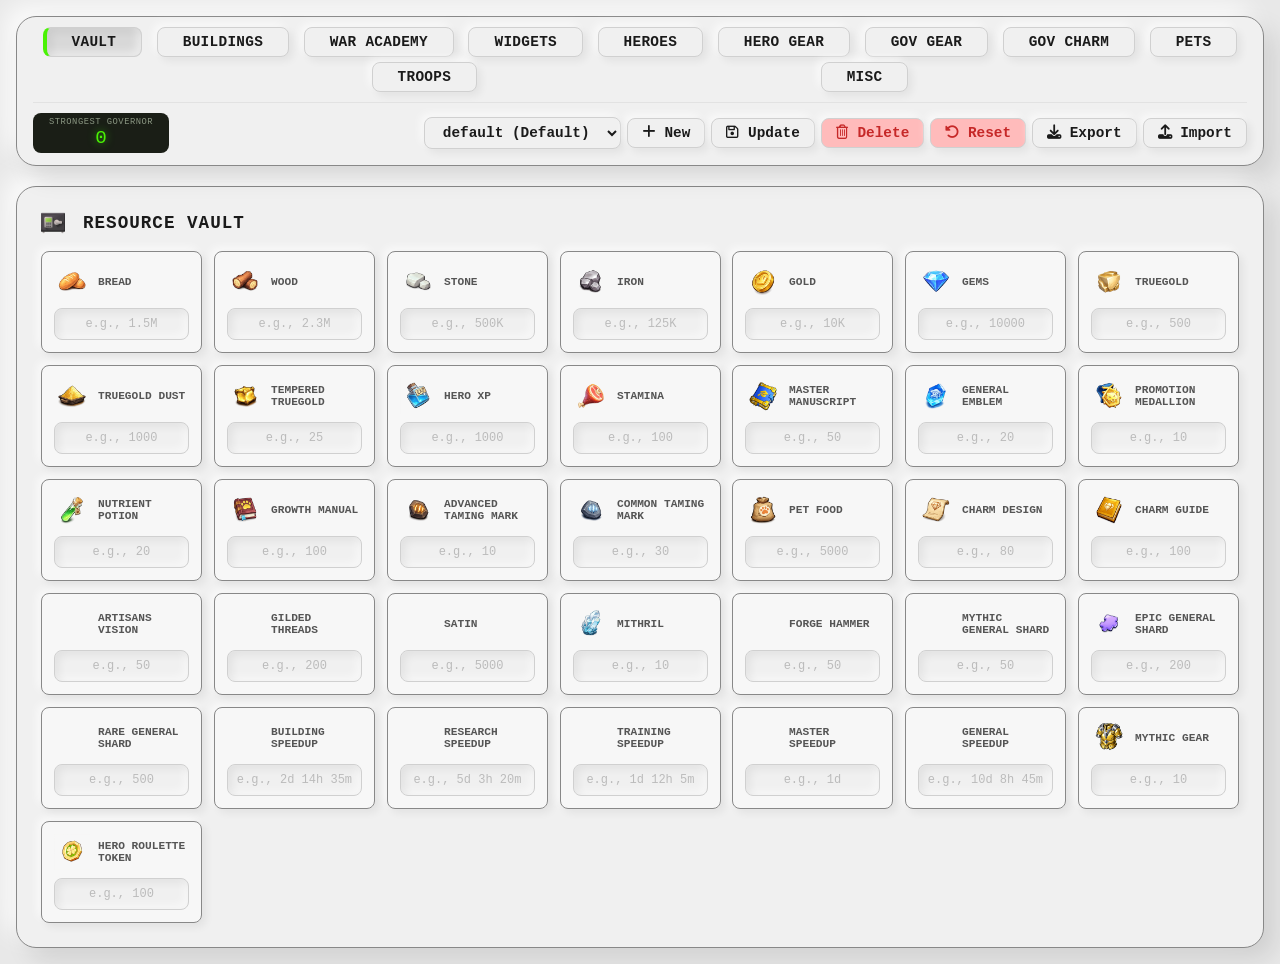
<file: index.html>
<!DOCTYPE html>
<html lang="en">

	<head>
		<meta charset="UTF-8">
		<meta name="viewport" content="width=device-width,initial-scale=1,user-scalable=yes">
		<title>Strongest Governor - Vault</title>
		<link rel="preconnect" href="https://cdnjs.cloudflare.com">
		<link rel="dns-prefetch" href="https://cdnjs.cloudflare.com">
		<link rel="preload" as="style" href="style.css">
		<link rel="preload" as="script" href="js/app.js">
		<meta http-equiv="Cache-Control" content="public, max-age=31536000, immutable">
		<!-- Critical CSS inline for above-the-fold -->
		<style>
			/* Critical styles for instant rendering */
			.vault-grid {
				display: grid;
				gap: 12px;
				grid-template-columns: repeat(auto-fill, minmax(150px, 1fr));
			}

			.vault-item {
				padding: 12px;
				border-radius: 8px;
				background: rgba(255, 255, 255, 0.5);
				border: 1px solid #888;
				box-shadow: 0 2px 4px rgba(0, 0, 0, 0.05);
				content-visibility: auto;
				contain-intrinsic-size: 80px;
			}

			.vault-label {
				display: flex;
				gap: 8px;
				margin-bottom: 8px;
				align-items: center;
			}

			.vault-label img {
				width: 36px;
				height: 36px;
				object-fit: contain;
			}

			.vault-label label {
				font-size: 0.7rem;
				text-transform: uppercase;
				font-weight: 700;
				color: #555;
			}

			.vault-item input {
				width: 100%;
				padding: 8px;
				font-size: 0.75rem;
				text-align: center;
				border-radius: 8px;
				background: #f0f0f0;
				border: 1px solid #d0d0d0;
				font-weight: 700;
			}

		</style>
		<link rel="stylesheet" href="style.css">
		<link rel="shortcut icon" href="favicon.ico" type="image/x-icon">
		<link rel="preload" as="image" href="assets/Bread.webp">
		<link rel="preload" as="image" href="assets/Wood.webp">
		<link rel="preload" as="image" href="assets/Stone.webp">
		<link rel="preload" as="image" href="assets/Iron.webp">
		<link rel="preload" as="image" href="assets/Gold.webp">
		<!-- Font Awesome -->
		<link rel="stylesheet" href="https://cdnjs.cloudflare.com/ajax/libs/font-awesome/6.5.0/css/all.min.css">
	</head>

	<body>
		<!-- Loading Overlay -->
		<div class="loading-overlay" id="loadingOverlay">
			<div class="loading-spinner">
				<div class="spinner"></div>
				<p>Loading Game Data...</p>
			</div>
		</div>
		<div class="navbar">
			<!-- ROW 1: Hamburger + Nav Links + Preset Hamburger -->
			<div class="navbar-row-1">
				<!-- Hamburger -->
				<label class="hamburger" id="hamburgerIcon">
					<input type="checkbox" id="hamburgerCheckbox" onclick="toggleNavMenu()" />
					<svg viewBox="0 0 32 32">
						<path class="line line-top-bottom" d="M27 10 13 10C10.8 10 9 8.2 9 6 9 3.5 10.8 2 13 2 15.2 2 17 3.8 17 6L17 26C17 28.2 18.8 30 21 30 23.2 30 25 28.2 25 26 25 23.8 23.2 22 21 22L7 22"></path>
						<path class="line" d="M7 16 27 16"></path>
					</svg>
				</label>
				<!-- Nav Links -->
				<div class="nav-links" id="navLinks">
					<a href="index.html" class="nav-link active" aria-current="page">VAULT</a>
					<a href="buildings.html" class="nav-link">BUILDINGS</a>
					<a href="war-academy.html" class="nav-link">WAR ACADEMY</a>
					<a href="widgets.html" class="nav-link">WIDGETS</a>
					<a href="heroes.html" class="nav-link">HEROES</a>
					<a href="hero-gear.html" class="nav-link">HERO GEAR</a>
					<a href="gov-gear.html" class="nav-link">GOV GEAR</a>
					<a href="gov-charm.html" class="nav-link">GOV CHARM</a>
					<a href="pets.html" class="nav-link">PETS</a>
					<a href="troops.html" class="nav-link">TROOPS</a>
					<a href="misc.html" class="nav-link">MISC</a>
				</div>
				<!-- Preset Hamburger (Mobile only) -->
				<button class="action_has has_saved preset-hamburger" aria-label="Preset Menu" type="button" onclick="togglePresetMenu()">
					<svg aria-hidden="true" xmlns="http://www.w3.org/2000/svg" stroke-linejoin="round" stroke-linecap="round" stroke-width="2" viewBox="0 0 24 24" stroke="currentColor" fill="none">
						<path d="m19,21H5c-1.1,0-2-.9-2-2V5c0-1.1.9-2,2-2h11l5,5v11c0,1.1-.9,2-2,2Z"></path>
						<path d="M7 3L7 8L15 8"></path>
						<path d="M17 20L17 13L7 13L7 20"></path>
					</svg>
				</button>
			</div>
			<!-- ROW 2: Scoreboard + Preset Controls (Desktop) -->
			<div class="navbar-row-2">
				<div class="scoreboard-total">
					<div class="scoreboard">
						<div class="lcd-label">Strongest Governor</div>
						<div class="lcd-value" id="globalTotalScoreDisplay">0</div>
					</div>
				</div>
				<!-- Preset Controls (Desktop only) -->
				<div class="preset-controls">
					<div class="preset-dropdown" id="presetDropdown">
						<select id="presetSelect" class="preset-select" onchange="loadPreset(this.value)"></select>
						<button class="preset-btn" onclick="createNewPreset()" title="Create New Preset"><i class="fas fa-plus"></i> New</button>
						<button class="preset-btn" onclick="updatePreset(currentPreset)" title="Update Current Preset"><i class="fa-regular fa-floppy-disk"></i> Update</button>
						<button class="preset-btn btn-delete" onclick="deletePreset(currentPreset)" title="Delete Preset"><i class="fa-regular fa-trash-can"></i> Delete</button>
						<button class="btn-reset" onclick="resetWithConfirmation()"><i class="fa-solid fa-rotate-left"></i> Reset</button>
						<button class="preset-btn" onclick="exportPreset()" title="Export Presets as JSON"><i class="fa-solid fa-download"></i> Export</button>
						<button class="preset-btn" onclick="importPreset()" title="Import Presets from JSON"><i class="fa-solid fa-upload"></i> Import</button>
					</div>
				</div>
			</div>
		</div>
		<div class="app-container">
			<div class="vault-section">
				<h2><img src="assets/vault_icon.webp" onerror="this.style.display='none';" style="height:24px;width:24px;vertical-align:middle;margin-right:8px;" alt="Vault"> RESOURCE VAULT </h2>
				<div class="vault-grid" id="vaultContainer"></div>
			</div>
		</div>
		<script src="js/app.js"></script>
		<script>
			// Performance: Use requestAnimationFrame for UI updates
			function buildVaultUI() {
				const container = document.getElementById("vaultContainer");
				if (!container) return;
				// Use DocumentFragment for batch DOM insertion
				const fragment = document.createDocumentFragment();
				for (const item of RESOURCE_ITEMS) {
					const saved = localStorage.getItem(`vault_${item.id}`) || "";
					const img = getImageFileName(item.id);
					const div = document.createElement('div');
					div.className = 'vault-item';
					div.innerHTML = `
                    <div class="vault-label">
                        <img loading="lazy" decoding="async" src="${img}" onerror="this.style.display='none';" alt="${item.id}">
                        <label>${item.id.replace(/_/g, " ")}</label>
                    </div>
                    <input type="text" id="vault_${item.id}" value="${saved}" placeholder="e.g., ${item.placeholder}" 
                           oninput="validateVaultInput(this); updateVaultResource('${item.id}', this.value)" 
                           onblur="validateVaultInput(this); updateGlobalTotalScore()">
                `;
					fragment.appendChild(div);
				}
				container.innerHTML = '';
				container.appendChild(fragment);
			}

			function validateVaultInput(input) {
				if (input.id.includes('speedup')) {
					let value = input.value;
					value = value.replace(/^-\s*/, '');
					value = value.replace(/-\s*(\d+)/g, '$1');
					input.value = value;
				} else {
					let value = input.value.replace(/-/g, '');
					if (!value.match(/[KMBkmb]/)) {
						value = value.replace(/[^0-9.]/g, '');
					}
					input.value = value;
				}
			}
			window.validateVaultInput = validateVaultInput;
			window.addEventListener("DOMContentLoaded", async () => {
				showLoading();
				loadPresetsFromStorage();
				initializeInputValidation();
				// Use requestIdleCallback for non-critical work
				const renderVault = () => {
					buildVaultUI();
					// Trigger score update after vault is rendered
					setTimeout(() => {
						if (typeof updateGlobalTotalScore === 'function') {
							updateGlobalTotalScore();
						}
					}, 50);
				};
				if ('requestIdleCallback' in window) {
					requestIdleCallback(renderVault);
				} else {
					setTimeout(renderVault, 10);
				}
				await loadGameData(["Points"]);
				setTimeout(() => {
					if (currentPreset && allPresets[currentPreset]) {
						applyPresetToCurrentPage(allPresets[currentPreset]);
					}
					hideLoading();
				}, 150);
				window.addEventListener("vaultUpdate", () => {
					if (typeof updateGlobalTotalScore === 'function') {
						setTimeout(updateGlobalTotalScore, 50);
					}
				});
				window.addEventListener("storage", event => {
					if (event.key && event.key.startsWith("vault_")) {
						const input = document.getElementById(event.key);
						if (input && input.value !== event.newValue) {
							input.value = event.newValue || "";
						}
						window.dispatchEvent(new Event("vaultUpdate"));
					}
				});
			});

		</script>
	</body>

</html>
</file>
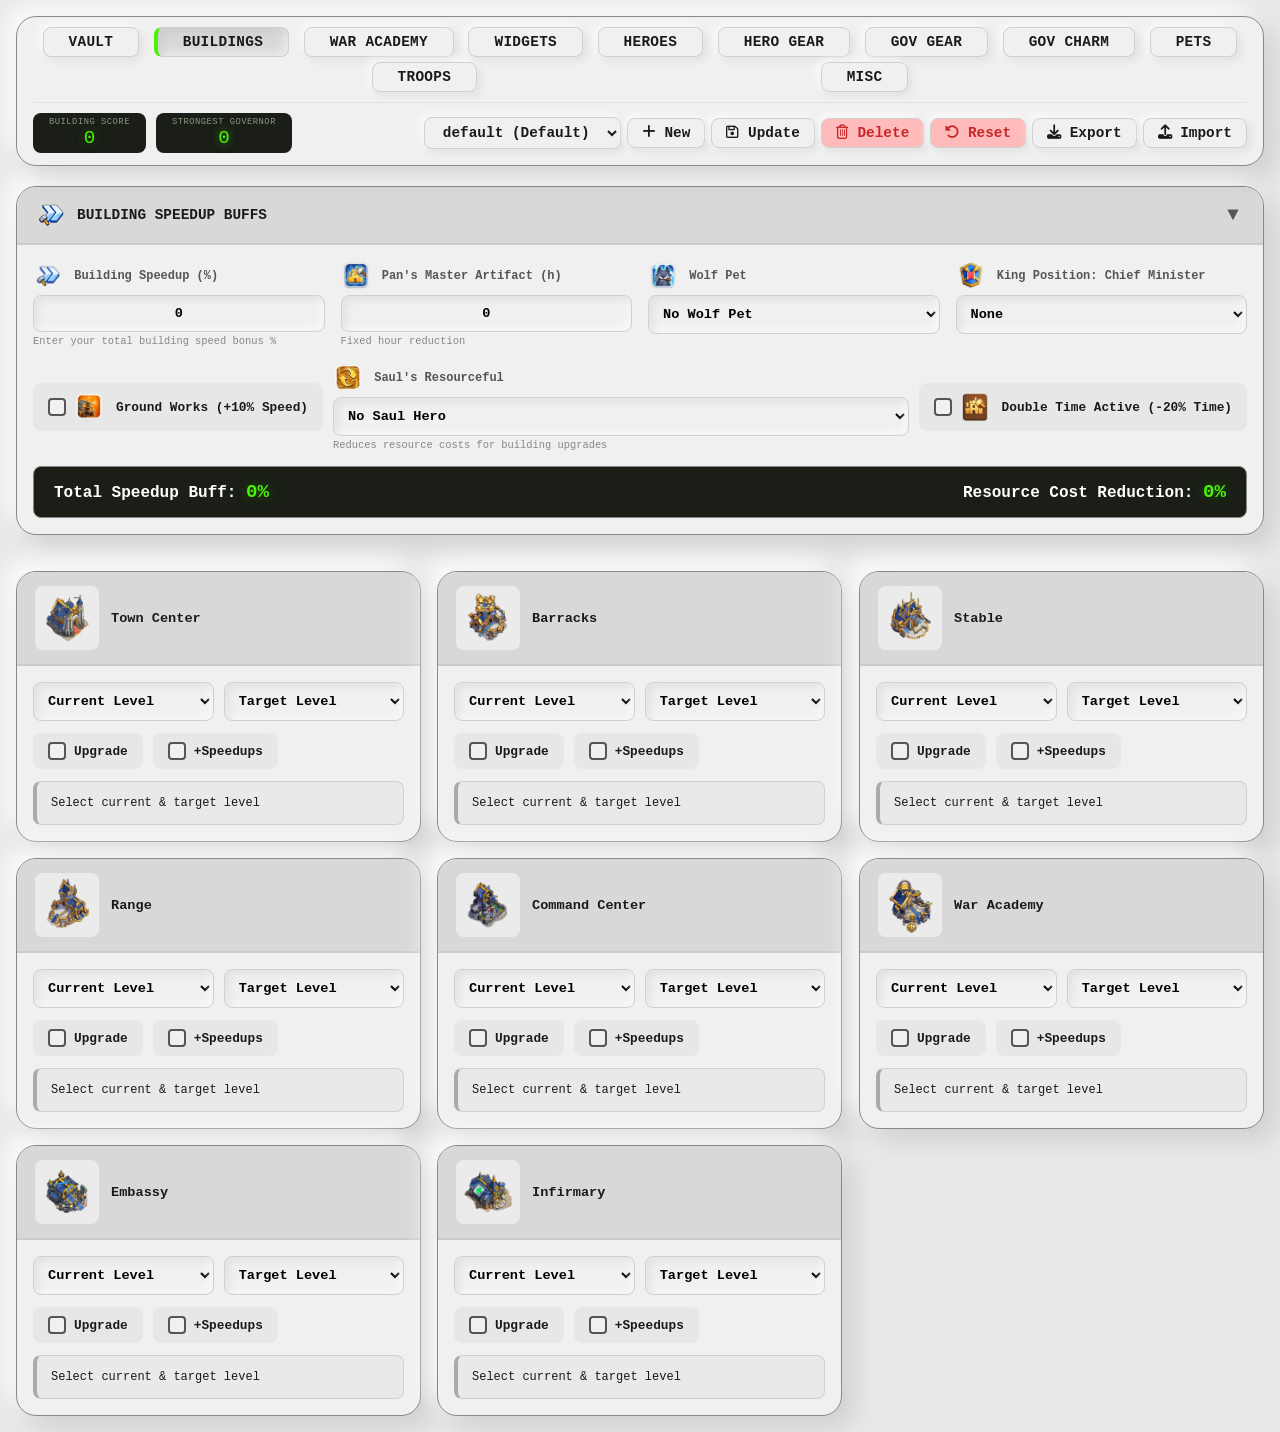
<file: buildings.html>
<!DOCTYPE html>
<html lang="en">

	<head>
		<meta charset="UTF-8">
		<meta name="viewport" content="width=device-width, initial-scale=1.0, user-scalable=yes">
		<title>Strongest Governor - Buildings</title>
		<link rel="preconnect" href="https://cdnjs.cloudflare.com">
		<link rel="dns-prefetch" href="https://cdnjs.cloudflare.com">
		<link rel="preload" as="style" href="style.css">
		<link rel="preload" as="script" href="js/app.js">
		<meta http-equiv="Cache-Control" content="public, max-age=31536000, immutable">
		<!-- Critical CSS for above-the-fold -->
		<style>
			.items-grid {
				display: grid;
				gap: 16px;
				grid-template-columns: 1fr;
			}

			@media (min-width:769px) {
				.items-grid {
					grid-template-columns: repeat(auto-fill, minmax(380px, 1fr));
				}
			}

			.item-card {
				overflow: hidden;
				background: #f0f0f0;
				border: 1px solid #888;
				border-radius: 20px;
				box-shadow: 8px 8px 16px rgba(0, 0, 0, 0.08), -8px -8px 16px rgba(255, 255, 255, 0.7);
				content-visibility: auto;
				contain-intrinsic-size: 280px;
			}

			.item-card-header {
				display: flex;
				gap: 12px;
				font-weight: 700;
				padding: 14px 18px;
				align-items: center;
				background: #d8d8d8;
				border-bottom: 2px solid rgba(0, 0, 0, 0.06);
			}

			.item-card-header img {
				width: 50px;
				height: 50px;
				object-fit: contain;
				border-radius: 8px;
				background: rgba(255, 255, 255, 0.5);
				padding: 4px;
			}

			.item-card-body {
				display: flex;
				gap: 12px;
				padding: 16px;
				flex-direction: column;
			}

		</style>
		<link rel="stylesheet" href="style.css">
		<link rel="shortcut icon" href="favicon.ico" type="image/x-icon">
		<link rel="stylesheet" href="https://cdnjs.cloudflare.com/ajax/libs/font-awesome/6.5.0/css/all.min.css">
	</head>

	<body>
		<!-- Loading Overlay -->
		<div class="loading-overlay" id="loadingOverlay">
			<div class="loading-spinner">
				<div class="spinner"></div>
				<p>Loading Building Data...</p>
			</div>
		</div>
		<div class="navbar">
			<!-- ROW 1: Hamburger + Nav Links + Preset Hamburger -->
			<div class="navbar-row-1">
				<label class="hamburger" id="hamburgerIcon">
					<input type="checkbox" id="hamburgerCheckbox" onclick="toggleNavMenu()" />
					<svg viewBox="0 0 32 32">
						<path class="line line-top-bottom" d="M27 10 13 10C10.8 10 9 8.2 9 6 9 3.5 10.8 2 13 2 15.2 2 17 3.8 17 6L17 26C17 28.2 18.8 30 21 30 23.2 30 25 28.2 25 26 25 23.8 23.2 22 21 22L7 22"></path>
						<path class="line" d="M7 16 27 16"></path>
					</svg>
				</label>
				<div class="nav-links" id="navLinks">
					<a href="index.html" class="nav-link">VAULT</a>
					<a href="buildings.html" class="nav-link active" aria-current="page">BUILDINGS</a>
					<a href="war-academy.html" class="nav-link">WAR ACADEMY</a>
					<a href="widgets.html" class="nav-link">WIDGETS</a>
					<a href="heroes.html" class="nav-link">HEROES</a>
					<a href="hero-gear.html" class="nav-link">HERO GEAR</a>
					<a href="gov-gear.html" class="nav-link">GOV GEAR</a>
					<a href="gov-charm.html" class="nav-link">GOV CHARM</a>
					<a href="pets.html" class="nav-link">PETS</a>
					<a href="troops.html" class="nav-link">TROOPS</a>
					<a href="misc.html" class="nav-link">MISC</a>
				</div>
				<button class="action_has has_saved preset-hamburger" aria-label="Preset Menu" type="button" onclick="togglePresetMenu()">
					<svg aria-hidden="true" xmlns="http://www.w3.org/2000/svg" stroke-linejoin="round" stroke-linecap="round" stroke-width="2" viewBox="0 0 24 24" stroke="currentColor" fill="none">
						<path d="m19,21H5c-1.1,0-2-.9-2-2V5c0-1.1.9-2,2-2h11l5,5v11c0,1.1-.9,2-2,2Z"></path>
						<path d="M7 3L7 8L15 8"></path>
						<path d="M17 20L17 13L7 13L7 20"></path>
					</svg>
				</button>
			</div>
			<!-- ROW 2: Scoreboard + Preset Controls (Desktop) -->
			<div class="navbar-row-2">
				<div class="scoreboard-total">
					<div class="scoreboard">
						<div class="lcd-label">BUILDING SCORE</div>
						<div class="lcd-value" id="globalScoreDisplay">0</div>
					</div>
					<div class="scoreboard">
						<div class="lcd-label">Strongest Governor</div>
						<div class="lcd-value" id="globalTotalScoreDisplay">0</div>
					</div>
				</div>
				<div class="preset-controls">
					<div class="preset-dropdown" id="presetDropdown">
						<select id="presetSelect" class="preset-select" onchange="loadPreset(this.value)"></select>
						<button class="preset-btn" onclick="createNewPreset()" title="Create New Preset"><i class="fa-solid fa-plus"></i> New</button>
						<button class="preset-btn" onclick="updatePreset(currentPreset)" title="Update Current Preset"><i class="fa-regular fa-floppy-disk"></i> Update</button>
						<button class="preset-btn btn-delete" onclick="deletePreset(currentPreset)" title="Delete Preset"><i class="fa-regular fa-trash-can"></i> Delete</button>
						<button class="btn-reset" onclick="resetWithConfirmation()"><i class="fa-solid fa-rotate-left"></i> Reset</button>
						<button class="preset-btn" onclick="exportPreset()" title="Export Presets as JSON"><i class="fa-solid fa-download"></i> Export</button>
						<button class="preset-btn" onclick="importPreset()" title="Import Presets from JSON"><i class="fa-solid fa-upload"></i> Import</button>
					</div>
				</div>
			</div>
		</div>
		<div class="app-container">
			<!-- Building Speedup Buff Card - Collapsible -->
			<div class="collapsible-section" data-section-id="building_speedups">
				<div class="collapsible-header">
					<div class="header-content">
						<img src="assets/building_speedup.webp" onerror="this.style.display='none';" alt="Speed">
						<span>BUILDING SPEEDUP BUFFS</span>
					</div>
					<span class="toggle-icon">▼</span>
				</div>
				<div class="collapsible-body">
					<div class="buff-row">
						<div class="buff-field">
							<label><img src="assets/building_speedup.webp" onerror="this.style.display='none';" style="height:30px;width:30px;vertical-align:middle;margin-right:4px;" alt="Building"> Building Speedup (%)</label>
							<input type="text" style="text-align: center;" id="globalBuildingBuffPercent" value="" placeholder="e.g., 121" oninput="updateBuildingSpeedupBuffs()">
							<small>Enter your total building speed bonus %</small>
						</div>
						<div class="buff-field">
							<label><img src="assets/artifact_icon.webp" onerror="this.style.display='none';" style="height:30px;width:30px;vertical-align:middle;margin-right:4px;" alt="Artifact"> Pan's Master Artifact (h)</label>
							<input type="text" id="globalPansMasterArtifact" value="" placeholder="e.g., 3h, 4h, 2h 30m" style="text-align: center;" oninput="updateBuildingSpeedupBuffs()">
							<small>Fixed hour reduction</small>
						</div>
						<div class="buff-field">
							<label><img src="assets/wolf_pet_icon.webp" onerror="this.style.display='none';" style="height:30px;width:30px;vertical-align:middle;margin-right:4px;" alt="Wolf Pet"> Wolf Pet</label>
							<select id="globalWolfPet" onchange="updateBuildingSpeedupBuffs()">
								<option value="0">No Wolf Pet</option>
								<option value="5">5%</option>
								<option value="7">7%</option>
								<option value="9">9%</option>
								<option value="12">12%</option>
								<option value="15">15%</option>
							</select>
						</div>
						<div class="buff-field">
							<label><img src="assets/chief_minister.webp" onerror="this.style.display='none';" style="height:30px;width:30px;vertical-align:middle;margin-right:4px;" alt="King"> King Position: Chief Minister</label>
							<select id="globalKingPosition" onchange="updateBuildingSpeedupBuffs()">
								<option value="0">None</option>
								<option value="10">10%</option>
								<option value="15">15% (w/High King)</option>
							</select>
						</div>
					</div>
					<div class="checkbox-group" style="margin-bottom: 15px;">
						<label class="checkbox-label">
							<input class="checkbox" type="checkbox" id="globalGroundWorksCheckbox" onchange="updateBuildingSpeedupBuffs()"> <img src="assets/ground_works_icon.webp" onerror="this.style.display='none';" style="height:30px;width:30px;vertical-align:middle;margin-right:4px;" alt="Ground Works"> Ground Works (+10% Speed) </label>
						<div class="buff-field" style="min-width: 180px;">
							<label><img src="assets/saul_resourceful_icon.webp" onerror="this.style.display='none';" style="height:30px;width:30px;vertical-align:middle;margin-right:4px;" alt="Saul"> Saul's Resourceful</label>
							<select id="globalSaulsResourceful" onchange="updateBuildingSpeedupBuffs()">
								<option value="0">No Saul Hero</option>
								<option value="3">Level 1 (3%)</option>
								<option value="6">Level 2 (6%)</option>
								<option value="9">Level 3 (9%)</option>
								<option value="12">Level 4 (12%)</option>
								<option value="15">Level 5 (15%)</option>
							</select>
							<small>Reduces resource costs for building upgrades</small>
						</div>
						<label class="checkbox-label">
							<input class="checkbox" type="checkbox" id="globalDoubleTimeCheckbox" onchange="updateBuildingSpeedupBuffs()"> <img src="assets/double_time_icon.webp" onerror="this.style.display='none';" style="height:30px;width:30px;vertical-align:middle;margin-right:4px;" alt="Double Time"> Double Time Active (-20% Time) </label>
					</div>
					<div class="buff-total">
						<div style="display: flex; justify-content: space-between; align-items: center; flex-wrap: wrap; gap: 10px;">
							<div>
								<strong>Total Speedup Buff:</strong>
								<span id="globalTotalBuffDisplay">0%</span>
							</div>
							<div>
								<strong>Resource Cost Reduction:</strong>
								<span id="globalResourceReductionDisplay">0%</span>
							</div>
						</div>
					</div>
				</div>
			</div>
			<div class="items-grid" id="buildingsGrid"></div>
		</div>
		<script src="js/app.js"></script>
		<script src="js/buildings.js"></script>
		<script>
			window.addEventListener('DOMContentLoaded', async () => {
				showLoading();
				loadPresetsFromStorage();
				initializeInputValidation();
				loadBuildingSpeedupBuffs();
				await loadGameData(["Buildings", "Points"]);
				const loadData = async () => {
					if (typeof loadBuildings === 'function') {
						if ('requestIdleCallback' in window) {
							requestIdleCallback(() => loadBuildings());
						} else {
							setTimeout(loadBuildings, 10);
						}
					}
					setTimeout(() => {
						if (currentPreset && allPresets[currentPreset]) {
							applyPresetToCurrentPage(allPresets[currentPreset]);
						}
						if (typeof refreshCalculations === 'function') {
							refreshCalculations();
						}
						if (typeof initCollapsibleSections === 'function') {
							initCollapsibleSections();
						}
						hideLoading();
					}, 150);
				};
				await loadData();
				window.addEventListener('vaultUpdate', () => {
					if (typeof refreshCalculations === 'function') refreshCalculations();
				});
				window.addEventListener('presetLoaded', () => {
					if (typeof updateBuildingSpeedupBuffs === 'function') updateBuildingSpeedupBuffs();
				});
			});

		</script>
	</body>

</html>
</file>
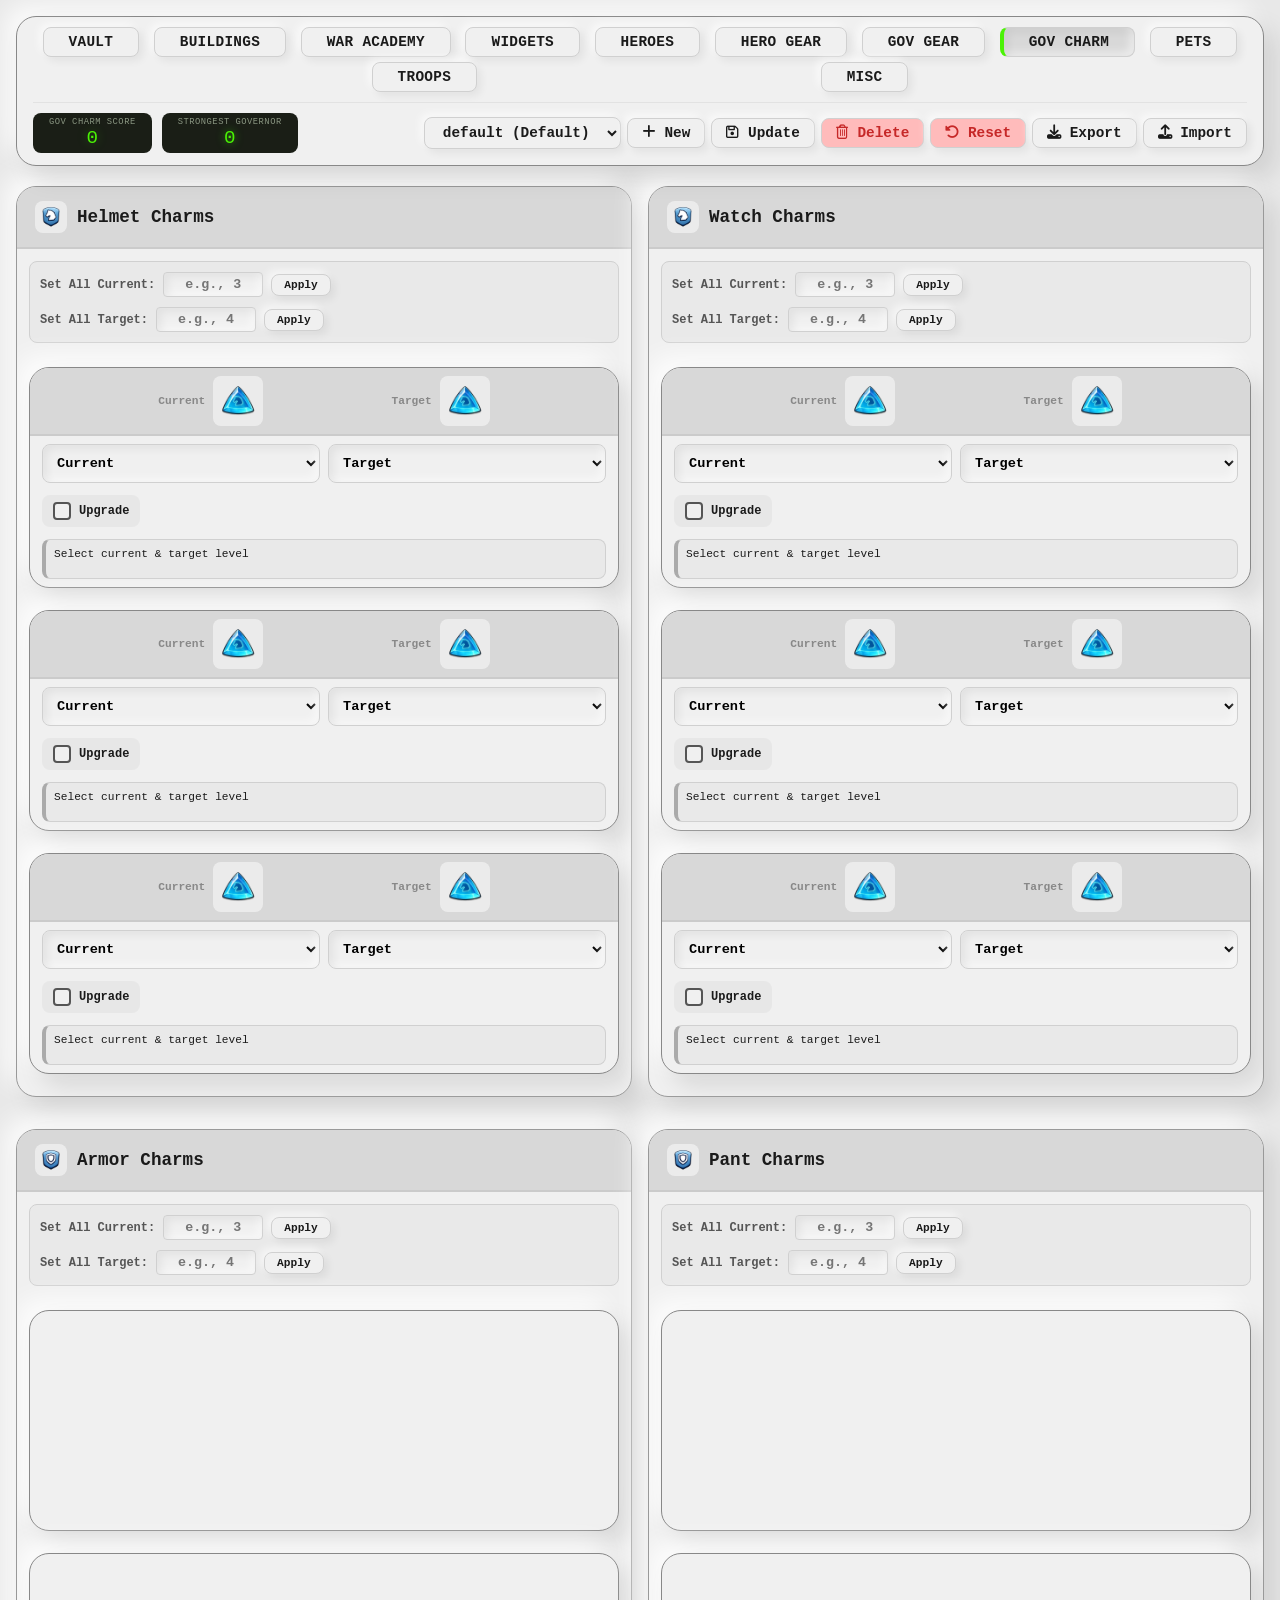
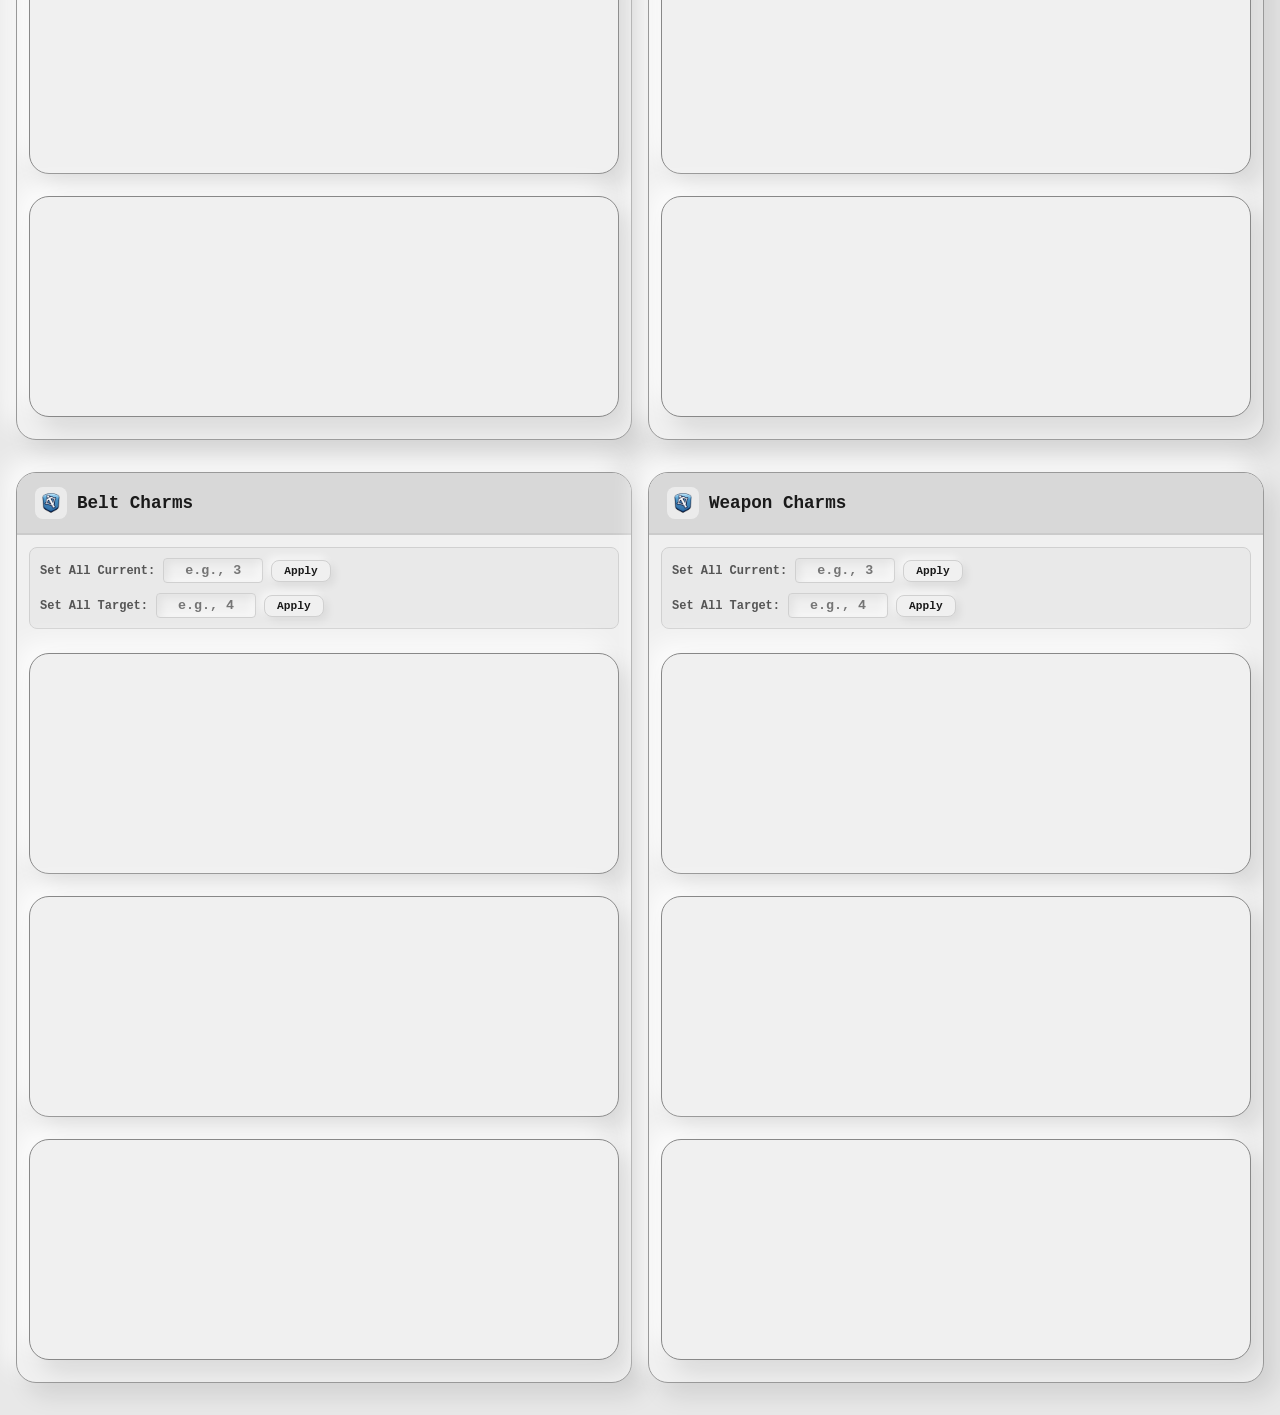
<file: gov-charm.html>
<!DOCTYPE html>
<html lang="en">

	<head>
		<meta charset="UTF-8">
		<meta name="viewport" content="width=device-width, initial-scale=1.0, user-scalable=yes">
		<title>Strongest Governor - GOV Charm</title>
		<link rel="preconnect" href="https://cdnjs.cloudflare.com">
		<link rel="dns-prefetch" href="https://cdnjs.cloudflare.com">
		<link rel="preload" as="style" href="style.css">
		<link rel="preload" as="script" href="js/app.js">
		<meta http-equiv="Cache-Control" content="public, max-age=31536000, immutable">
		<!-- Critical CSS for above-the-fold -->
		<style>
			.items-grid {
				display: grid;
				gap: 16px;
				grid-template-columns: 1fr;
			}

			@media (min-width:769px) {
				.items-grid {
					grid-template-columns: repeat(auto-fill, minmax(380px, 1fr));
				}
			}

			.item-card {
				overflow: hidden;
				background: #f0f0f0;
				border: 1px solid #888;
				border-radius: 20px;
				box-shadow: 8px 8px 16px rgba(0, 0, 0, 0.08), -8px -8px 16px rgba(255, 255, 255, 0.7);
				content-visibility: auto;
				contain-intrinsic-size: 280px;
			}

			.item-card-header {
				display: flex;
				gap: 12px;
				font-weight: 700;
				padding: 14px 18px;
				align-items: center;
				background: #d8d8d8;
				border-bottom: 2px solid rgba(0, 0, 0, 0.06);
			}

			.item-card-body {
				display: flex;
				gap: 12px;
				padding: 16px;
				flex-direction: column;
			}

		</style>
		<link rel="stylesheet" href="style.css">
		<link rel="shortcut icon" href="favicon.ico" type="image/x-icon">
		<!-- Font Awesome -->
		<link rel="stylesheet" href="https://cdnjs.cloudflare.com/ajax/libs/font-awesome/6.5.0/css/all.min.css">
	</head>

	<body>
		<!-- Loading Overlay -->
		<div class="loading-overlay" id="loadingOverlay">
			<div class="loading-spinner">
				<div class="spinner"></div>
				<p>Loading Charm Data...</p>
			</div>
		</div>
		<div class="navbar">
			<!-- ROW 1: Hamburger + Nav Links + Preset Hamburger -->
			<div class="navbar-row-1">
				<!-- Hamburger -->
				<label class="hamburger" id="hamburgerIcon">
					<input type="checkbox" id="hamburgerCheckbox" onclick="toggleNavMenu()" />
					<svg viewBox="0 0 32 32">
						<path class="line line-top-bottom" d="M27 10 13 10C10.8 10 9 8.2 9 6 9 3.5 10.8 2 13 2 15.2 2 17 3.8 17 6L17 26C17 28.2 18.8 30 21 30 23.2 30 25 28.2 25 26 25 23.8 23.2 22 21 22L7 22"></path>
						<path class="line" d="M7 16 27 16"></path>
					</svg>
				</label>
				<!-- Nav Links -->
				<div class="nav-links" id="navLinks">
					<a href="index.html" class="nav-link">VAULT</a>
					<a href="buildings.html" class="nav-link">BUILDINGS</a>
					<a href="war-academy.html" class="nav-link">WAR ACADEMY</a>
					<a href="widgets.html" class="nav-link">WIDGETS</a>
					<a href="heroes.html" class="nav-link">HEROES</a>
					<a href="hero-gear.html" class="nav-link">HERO GEAR</a>
					<a href="gov-gear.html" class="nav-link">GOV GEAR</a>
					<a href="gov-charm.html" class="nav-link active" aria-current="page">GOV CHARM</a>
					<a href="pets.html" class="nav-link">PETS</a>
					<a href="troops.html" class="nav-link">TROOPS</a>
					<a href="misc.html" class="nav-link">MISC</a>
				</div>
				<!-- Preset Hamburger (Mobile only) -->
				<button class="action_has has_saved preset-hamburger" aria-label="Preset Menu" type="button" onclick="togglePresetMenu()">
					<svg aria-hidden="true" xmlns="http://www.w3.org/2000/svg" stroke-linejoin="round" stroke-linecap="round" stroke-width="2" viewBox="0 0 24 24" stroke="currentColor" fill="none">
						<path d="m19,21H5c-1.1,0-2-.9-2-2V5c0-1.1.9-2,2-2h11l5,5v11c0,1.1-.9,2-2,2Z"></path>
						<path d="M7 3L7 8L15 8"></path>
						<path d="M17 20L17 13L7 13L7 20"></path>
					</svg>
				</button>
			</div>
			<!-- ROW 2: Scoreboard + Preset Controls (Desktop) -->
			<div class="navbar-row-2">
				<div class="scoreboard-total">
					<div class="scoreboard">
						<div class="lcd-label">GOV CHARM SCORE</div>
						<div class="lcd-value" id="globalScoreDisplay">0</div>
					</div>
					<div class="scoreboard">
						<div class="lcd-label">Strongest Governor</div>
						<div class="lcd-value" id="globalTotalScoreDisplay">0</div>
					</div>
				</div>
				<!-- Preset Controls (Desktop only) -->
				<div class="preset-controls">
					<div class="preset-dropdown" id="presetDropdown">
						<select id="presetSelect" class="preset-select" onchange="loadPreset(this.value)"></select>
						<button class="preset-btn" onclick="createNewPreset()" title="Create New Preset"><i class="fa-solid fa-plus"></i> New</button>
						<button class="preset-btn" onclick="updatePreset(currentPreset)" title="Update Current Preset"><i class="fa-regular fa-floppy-disk"></i> Update</button>
						<button class="preset-btn btn-delete" onclick="deletePreset(currentPreset)" title="Delete Preset"><i class="fa-regular fa-trash-can"></i> Delete</button>
						<button class="btn-reset" onclick="resetWithConfirmation()"><i class="fa-solid fa-rotate-left"></i> Reset</button>
						<button class="preset-btn" onclick="exportPreset()" title="Export Presets as JSON"><i class="fa-solid fa-download"></i> Export</button>
						<button class="preset-btn" onclick="importPreset()" title="Import Presets from JSON"><i class="fa-solid fa-upload"></i> Import</button>
					</div>
				</div>
			</div>
		</div>
		<div class="app-container">
			<div class="items-grid" id="govCharmGrid"></div>
		</div>
		<script src="js/app.js"></script>
		<script src="js/gov-charm.js"></script>
		<script>
			window.addEventListener('DOMContentLoaded', async () => {
				showLoading();
				loadPresetsFromStorage();
				initializeInputValidation();
				await loadGameData(["Gov_Charm", "Points"]);
				const renderGovCharm = () => {
					if (typeof loadGovCharm === 'function') {
						loadGovCharm();
					}
				};
				if ('requestIdleCallback' in window) {
					requestIdleCallback(renderGovCharm);
				} else {
					setTimeout(renderGovCharm, 10);
				}
				setTimeout(() => {
					if (currentPreset && allPresets[currentPreset]) {
						applyPresetToCurrentPage(allPresets[currentPreset]);
					}
					hideLoading();
				}, 150);
				window.addEventListener('vaultUpdate', () => {
					if (typeof refreshCalculations === 'function') refreshCalculations();
				});
			});

		</script>
	</body>

</html>
</file>
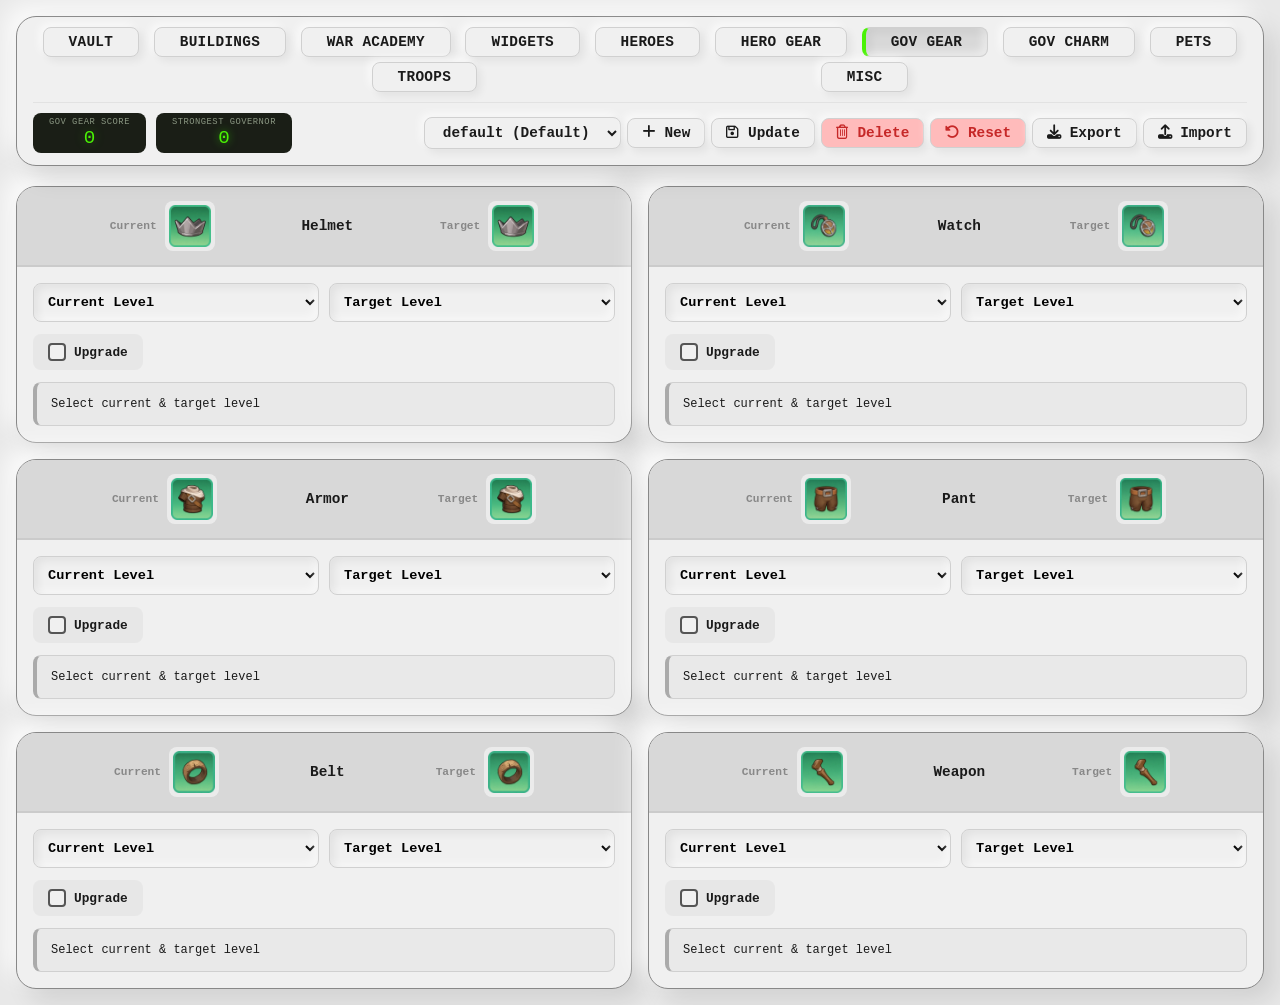
<file: gov-gear.html>
<!DOCTYPE html>
<html lang="en">

	<head>
		<meta charset="UTF-8">
		<meta name="viewport" content="width=device-width, initial-scale=1.0, user-scalable=yes">
		<title>Strongest Governor - GOV Gear</title>
		<link rel="preconnect" href="https://cdnjs.cloudflare.com">
		<link rel="dns-prefetch" href="https://cdnjs.cloudflare.com">
		<link rel="preload" as="style" href="style.css">
		<link rel="preload" as="script" href="js/app.js">
		<meta http-equiv="Cache-Control" content="public, max-age=31536000, immutable">
		<!-- Critical CSS for above-the-fold -->
		<style>
			.items-grid {
				display: grid;
				gap: 16px;
				grid-template-columns: 1fr;
			}

			@media (min-width:769px) {
				.items-grid {
					grid-template-columns: repeat(auto-fill, minmax(380px, 1fr));
				}
			}

			.item-card {
				overflow: hidden;
				background: #f0f0f0;
				border: 1px solid #888;
				border-radius: 20px;
				box-shadow: 8px 8px 16px rgba(0, 0, 0, 0.08), -8px -8px 16px rgba(255, 255, 255, 0.7);
				content-visibility: auto;
				contain-intrinsic-size: 280px;
			}

			.item-card-header {
				display: flex;
				gap: 12px;
				font-weight: 700;
				padding: 14px 18px;
				align-items: center;
				background: #d8d8d8;
				border-bottom: 2px solid rgba(0, 0, 0, 0.06);
			}

			.item-card-body {
				display: flex;
				gap: 12px;
				padding: 16px;
				flex-direction: column;
			}

		</style>
		<link rel="stylesheet" href="style.css">
		<link rel="shortcut icon" href="favicon.ico" type="image/x-icon">
		<!-- Font Awesome -->
		<link rel="stylesheet" href="https://cdnjs.cloudflare.com/ajax/libs/font-awesome/6.5.0/css/all.min.css">
	</head>

	<body>
		<!-- Loading Overlay -->
		<div class="loading-overlay" id="loadingOverlay">
			<div class="loading-spinner">
				<div class="spinner"></div>
				<p>Loading GOV Gear Data...</p>
			</div>
		</div>
		<div class="navbar">
			<!-- ROW 1: Hamburger + Nav Links + Preset Hamburger -->
			<div class="navbar-row-1">
				<!-- Hamburger -->
				<label class="hamburger" id="hamburgerIcon">
					<input type="checkbox" id="hamburgerCheckbox" onclick="toggleNavMenu()" />
					<svg viewBox="0 0 32 32">
						<path class="line line-top-bottom" d="M27 10 13 10C10.8 10 9 8.2 9 6 9 3.5 10.8 2 13 2 15.2 2 17 3.8 17 6L17 26C17 28.2 18.8 30 21 30 23.2 30 25 28.2 25 26 25 23.8 23.2 22 21 22L7 22"></path>
						<path class="line" d="M7 16 27 16"></path>
					</svg>
				</label>
				<!-- Nav Links -->
				<div class="nav-links" id="navLinks">
					<a href="index.html" class="nav-link">VAULT</a>
					<a href="buildings.html" class="nav-link">BUILDINGS</a>
					<a href="war-academy.html" class="nav-link">WAR ACADEMY</a>
					<a href="widgets.html" class="nav-link">WIDGETS</a>
					<a href="heroes.html" class="nav-link">HEROES</a>
					<a href="hero-gear.html" class="nav-link">HERO GEAR</a>
					<a href="gov-gear.html" class="nav-link active" aria-current="page">GOV GEAR</a>
					<a href="gov-charm.html" class="nav-link">GOV CHARM</a>
					<a href="pets.html" class="nav-link">PETS</a>
					<a href="troops.html" class="nav-link">TROOPS</a>
					<a href="misc.html" class="nav-link">MISC</a>
				</div>
				<!-- Preset Hamburger (Mobile only) -->
				<button class="action_has has_saved preset-hamburger" aria-label="Preset Menu" type="button" onclick="togglePresetMenu()">
					<svg aria-hidden="true" xmlns="http://www.w3.org/2000/svg" stroke-linejoin="round" stroke-linecap="round" stroke-width="2" viewBox="0 0 24 24" stroke="currentColor" fill="none">
						<path d="m19,21H5c-1.1,0-2-.9-2-2V5c0-1.1.9-2,2-2h11l5,5v11c0,1.1-.9,2-2,2Z"></path>
						<path d="M7 3L7 8L15 8"></path>
						<path d="M17 20L17 13L7 13L7 20"></path>
					</svg>
				</button>
			</div>
			<!-- ROW 2: Scoreboard + Preset Controls (Desktop) -->
			<div class="navbar-row-2">
				<div class="scoreboard-total">
					<div class="scoreboard">
						<div class="lcd-label">GOV GEAR SCORE</div>
						<div class="lcd-value" id="globalScoreDisplay">0</div>
					</div>
					<div class="scoreboard">
						<div class="lcd-label">Strongest Governor</div>
						<div class="lcd-value" id="globalTotalScoreDisplay">0</div>
					</div>
				</div>
				<!-- Preset Controls (Desktop only) -->
				<div class="preset-controls">
					<div class="preset-dropdown" id="presetDropdown">
						<select id="presetSelect" class="preset-select" onchange="loadPreset(this.value)"></select>
						<button class="preset-btn" onclick="createNewPreset()" title="Create New Preset"><i class="fas fa-plus"></i> New</button>
						<button class="preset-btn" onclick="updatePreset(currentPreset)" title="Update Current Preset"><i class="fa-regular fa-floppy-disk"></i> Update</button>
						<button class="preset-btn btn-delete" onclick="deletePreset(currentPreset)" title="Delete Preset"><i class="fa-regular fa-trash-can"></i> Delete</button>
						<button class="btn-reset" onclick="resetWithConfirmation()"><i class="fa-solid fa-rotate-left"></i> Reset</button>
						<button class="preset-btn" onclick="exportPreset()" title="Export Presets as JSON"><i class="fa-solid fa-download"></i> Export</button>
						<button class="preset-btn" onclick="importPreset()" title="Import Presets from JSON"><i class="fa-solid fa-upload"></i> Import</button>
					</div>
				</div>
			</div>
		</div>
		<div class="app-container">
			<div class="items-grid" id="govGearGrid"></div>
		</div>
		<script src="js/app.js"></script>
		<script src="js/gov-gear.js"></script>
		<script>
			window.addEventListener('DOMContentLoaded', async () => {
				showLoading();
				loadPresetsFromStorage();
				initializeInputValidation();
				await loadGameData(["Gov_Gear", "Points"]);
				const renderGovGear = () => {
					if (typeof loadGovGear === 'function') {
						loadGovGear();
					}
				};
				if ('requestIdleCallback' in window) {
					requestIdleCallback(renderGovGear);
				} else {
					setTimeout(renderGovGear, 10);
				}
				setTimeout(() => {
					if (currentPreset && allPresets[currentPreset]) {
						applyPresetToCurrentPage(allPresets[currentPreset]);
					}
					hideLoading();
				}, 150);
				window.addEventListener('vaultUpdate', () => {
					if (typeof refreshCalculations === 'function') refreshCalculations();
				});
			});

		</script>
	</body>

</html>
</file>
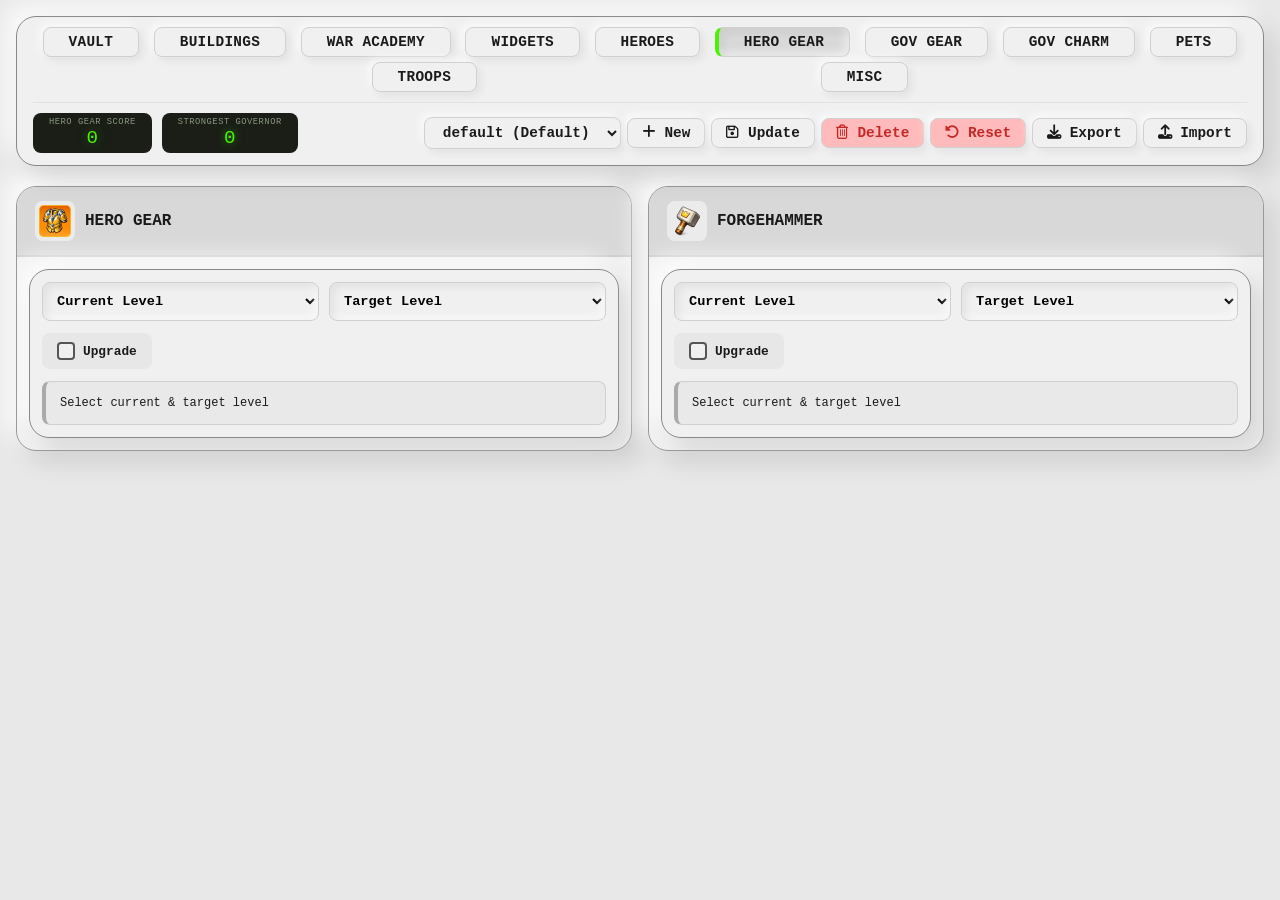
<file: hero-gear.html>
<!DOCTYPE html>
<html lang="en">

	<head>
		<meta charset="UTF-8">
		<meta name="viewport" content="width=device-width, initial-scale=1.0, user-scalable=yes">
		<title>Strongest Governor - Hero Gear</title>
		<link rel="preconnect" href="https://cdnjs.cloudflare.com">
		<link rel="dns-prefetch" href="https://cdnjs.cloudflare.com">
		<link rel="preload" as="style" href="style.css">
		<link rel="preload" as="script" href="js/app.js">
		<meta http-equiv="Cache-Control" content="public, max-age=31536000, immutable">
		<!-- Critical CSS for above-the-fold -->
		<style>
			.hero-gear-grid {
				display: grid;
				gap: 16px;
				grid-template-columns: 1fr 1fr;
			}

			@media (max-width:768px) {
				.hero-gear-grid {
					grid-template-columns: 1fr;
				}
			}

			.item-card {
				overflow: hidden;
				background: #f0f0f0;
				border: 1px solid #888;
				border-radius: 20px;
				box-shadow: 8px 8px 16px rgba(0, 0, 0, 0.08), -8px -8px 16px rgba(255, 255, 255, 0.7);
				content-visibility: auto;
				contain-intrinsic-size: 280px;
			}

			.item-card-header {
				display: flex;
				gap: 12px;
				font-weight: 700;
				padding: 14px 18px;
				align-items: center;
				background: #d8d8d8;
				border-bottom: 2px solid rgba(0, 0, 0, 0.06);
			}

			.item-card-body {
				display: flex;
				gap: 12px;
				padding: 16px;
				flex-direction: column;
			}

		</style>
		<link rel="stylesheet" href="style.css">
		<link rel="shortcut icon" href="favicon.ico" type="image/x-icon">
		<!-- Font Awesome -->
		<link rel="stylesheet" href="https://cdnjs.cloudflare.com/ajax/libs/font-awesome/6.5.0/css/all.min.css">
	</head>

	<body>
		<!-- Loading Overlay -->
		<div class="loading-overlay" id="loadingOverlay">
			<div class="loading-spinner">
				<div class="spinner"></div>
				<p>Loading Gear Data...</p>
			</div>
		</div>
		<div class="navbar">
			<!-- ROW 1: Hamburger + Nav Links + Preset Hamburger -->
			<div class="navbar-row-1">
				<!-- Hamburger -->
				<label class="hamburger" id="hamburgerIcon">
					<input type="checkbox" id="hamburgerCheckbox" onclick="toggleNavMenu()" />
					<svg viewBox="0 0 32 32">
						<path class="line line-top-bottom" d="M27 10 13 10C10.8 10 9 8.2 9 6 9 3.5 10.8 2 13 2 15.2 2 17 3.8 17 6L17 26C17 28.2 18.8 30 21 30 23.2 30 25 28.2 25 26 25 23.8 23.2 22 21 22L7 22"></path>
						<path class="line" d="M7 16 27 16"></path>
					</svg>
				</label>
				<!-- Nav Links -->
				<div class="nav-links" id="navLinks">
					<a href="index.html" class="nav-link">VAULT</a>
					<a href="buildings.html" class="nav-link">BUILDINGS</a>
					<a href="war-academy.html" class="nav-link">WAR ACADEMY</a>
					<a href="widgets.html" class="nav-link">WIDGETS</a>
					<a href="heroes.html" class="nav-link">HEROES</a>
					<a href="hero-gear.html" class="nav-link active" aria-current="page">HERO GEAR</a>
					<a href="gov-gear.html" class="nav-link">GOV GEAR</a>
					<a href="gov-charm.html" class="nav-link">GOV CHARM</a>
					<a href="pets.html" class="nav-link">PETS</a>
					<a href="troops.html" class="nav-link">TROOPS</a>
					<a href="misc.html" class="nav-link">MISC</a>
				</div>
				<!-- Preset Hamburger (Mobile only) -->
				<button class="action_has has_saved preset-hamburger" aria-label="Preset Menu" type="button" onclick="togglePresetMenu()">
					<svg aria-hidden="true" xmlns="http://www.w3.org/2000/svg" stroke-linejoin="round" stroke-linecap="round" stroke-width="2" viewBox="0 0 24 24" stroke="currentColor" fill="none">
						<path d="m19,21H5c-1.1,0-2-.9-2-2V5c0-1.1.9-2,2-2h11l5,5v11c0,1.1-.9,2-2,2Z"></path>
						<path d="M7 3L7 8L15 8"></path>
						<path d="M17 20L17 13L7 13L7 20"></path>
					</svg>
				</button>
			</div>
			<!-- ROW 2: Scoreboard + Preset Controls (Desktop) -->
			<div class="navbar-row-2">
				<div class="scoreboard-total">
					<div class="scoreboard">
						<div class="lcd-label">HERO GEAR SCORE</div>
						<div class="lcd-value" id="globalScoreDisplay">0</div>
					</div>
					<div class="scoreboard">
						<div class="lcd-label">Strongest Governor</div>
						<div class="lcd-value" id="globalTotalScoreDisplay">0</div>
					</div>
				</div>
				<!-- Preset Controls (Desktop only) -->
				<div class="preset-controls">
					<div class="preset-dropdown" id="presetDropdown">
						<select id="presetSelect" class="preset-select" onchange="loadPreset(this.value)"></select>
						<button class="preset-btn" onclick="createNewPreset()" title="Create New Preset"><i class="fa-solid fa-plus"></i> New</button>
						<button class="preset-btn" onclick="updatePreset(currentPreset)" title="Update Current Preset"><i class="fa-regular fa-floppy-disk"></i> Update</button>
						<button class="preset-btn btn-delete" onclick="deletePreset(currentPreset)" title="Delete Preset"><i class="fa-regular fa-trash-can"></i> Delete</button>
						<button class="btn-reset" onclick="resetWithConfirmation()"><i class="fa-solid fa-rotate-left"></i> Reset</button>
						<button class="preset-btn" onclick="exportPreset()" title="Export Presets as JSON"><i class="fa-solid fa-download"></i> Export</button>
						<button class="preset-btn" onclick="importPreset()" title="Import Presets from JSON"><i class="fa-solid fa-upload"></i> Import</button>
					</div>
				</div>
			</div>
		</div>
		<div class="app-container">
			<div class="items-grid hero-gear-grid">
				<div class="item-card" style="border: 1px solid #999;">
					<div class="item-card-header" id="heroGearHeader" style="background: var(--surface-dark); border-bottom: 2px solid rgba(0,0,0,0.06); display: flex; align-items: center; gap: 10px;">
						<img loading="lazy" decoding="async" id="heroGearHeaderImage" src="assets/hero-gear-mythic.webp" onerror="this.style.display='none';" style="height: 40px; width: 40px; object-fit: contain;" alt="Hero Gear">
						<span style="font-size: 1rem;">HERO GEAR</span>
					</div>
					<div class="item-card-body" style="padding: 12px;">
						<div id="heroGearContainer"></div>
					</div>
				</div>
				<div class="item-card" style="border: 1px solid #999;">
					<div class="item-card-header" style="background: var(--surface-dark); border-bottom: 2px solid rgba(0,0,0,0.06); display: flex; align-items: center; gap: 10px;">
						<img loading="lazy" decoding="async" src="assets/forge_hammer.webp" onerror="this.style.display='none';" style="height: 40px; width: 40px; object-fit: contain;" alt="Forgehammer">
						<span style="font-size: 1rem;">FORGEHAMMER</span>
					</div>
					<div class="item-card-body" style="padding: 12px;">
						<div id="forgehammerContainer"></div>
					</div>
				</div>
			</div>
		</div>
		<script src="js/app.js"></script>
		<script src="js/hero-gear.js"></script>
		<script>
			window.addEventListener('DOMContentLoaded', async () => {
				showLoading();
				loadPresetsFromStorage();
				initializeInputValidation();
				await loadGameData(["Hero_Gear", "Forgehammer", "Points"]);
				const renderHeroGear = () => {
					if (typeof loadCombinedPage === 'function') {
						loadCombinedPage();
					}
				};
				if ('requestIdleCallback' in window) {
					requestIdleCallback(renderHeroGear);
				} else {
					setTimeout(renderHeroGear, 10);
				}
				setTimeout(() => {
					if (currentPreset && allPresets[currentPreset]) {
						applyPresetToCurrentPage(allPresets[currentPreset]);
					}
					if (typeof refreshCalculations === 'function') refreshCalculations();
					hideLoading();
				}, 150);
				window.addEventListener('vaultUpdate', () => {
					if (typeof refreshCalculations === 'function') refreshCalculations();
				});
				window.addEventListener('presetLoaded', () => {
					if (typeof refreshCalculations === 'function') refreshCalculations();
				});
			});

		</script>
	</body>

</html>
</file>
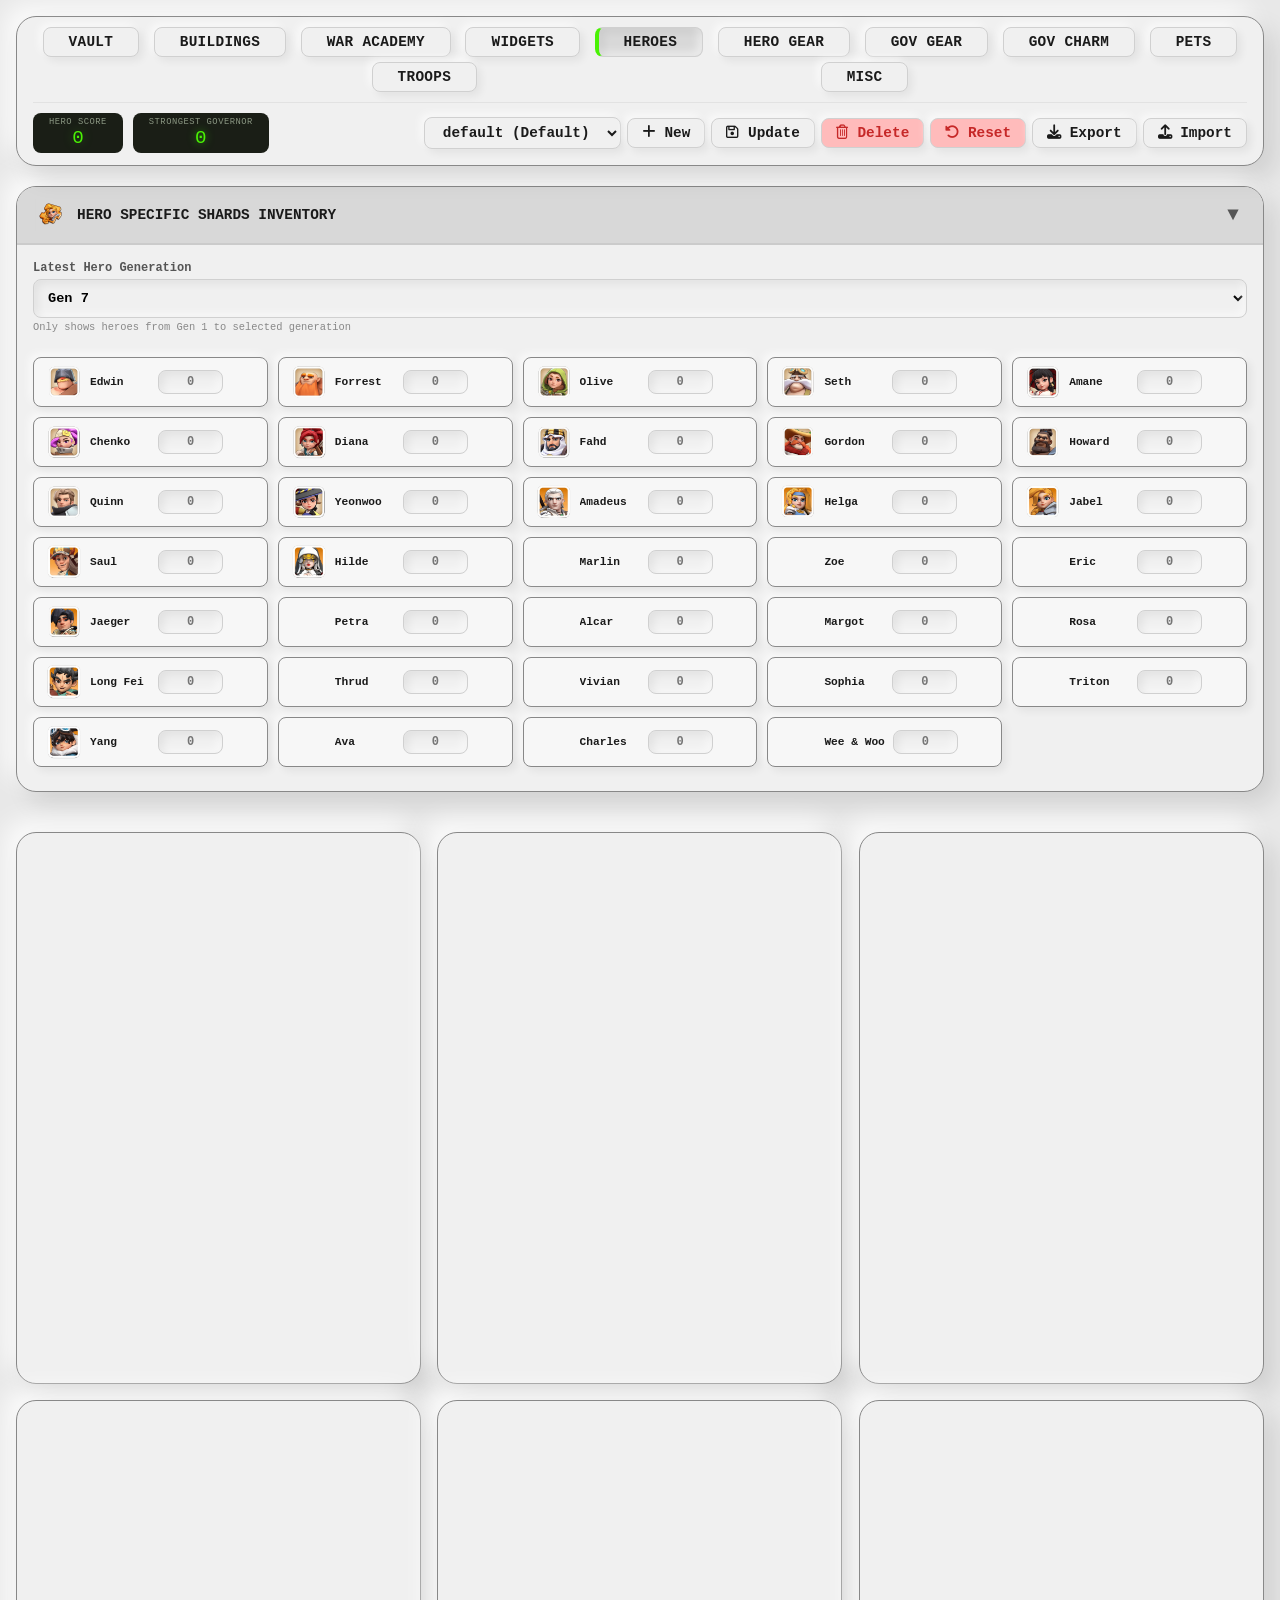
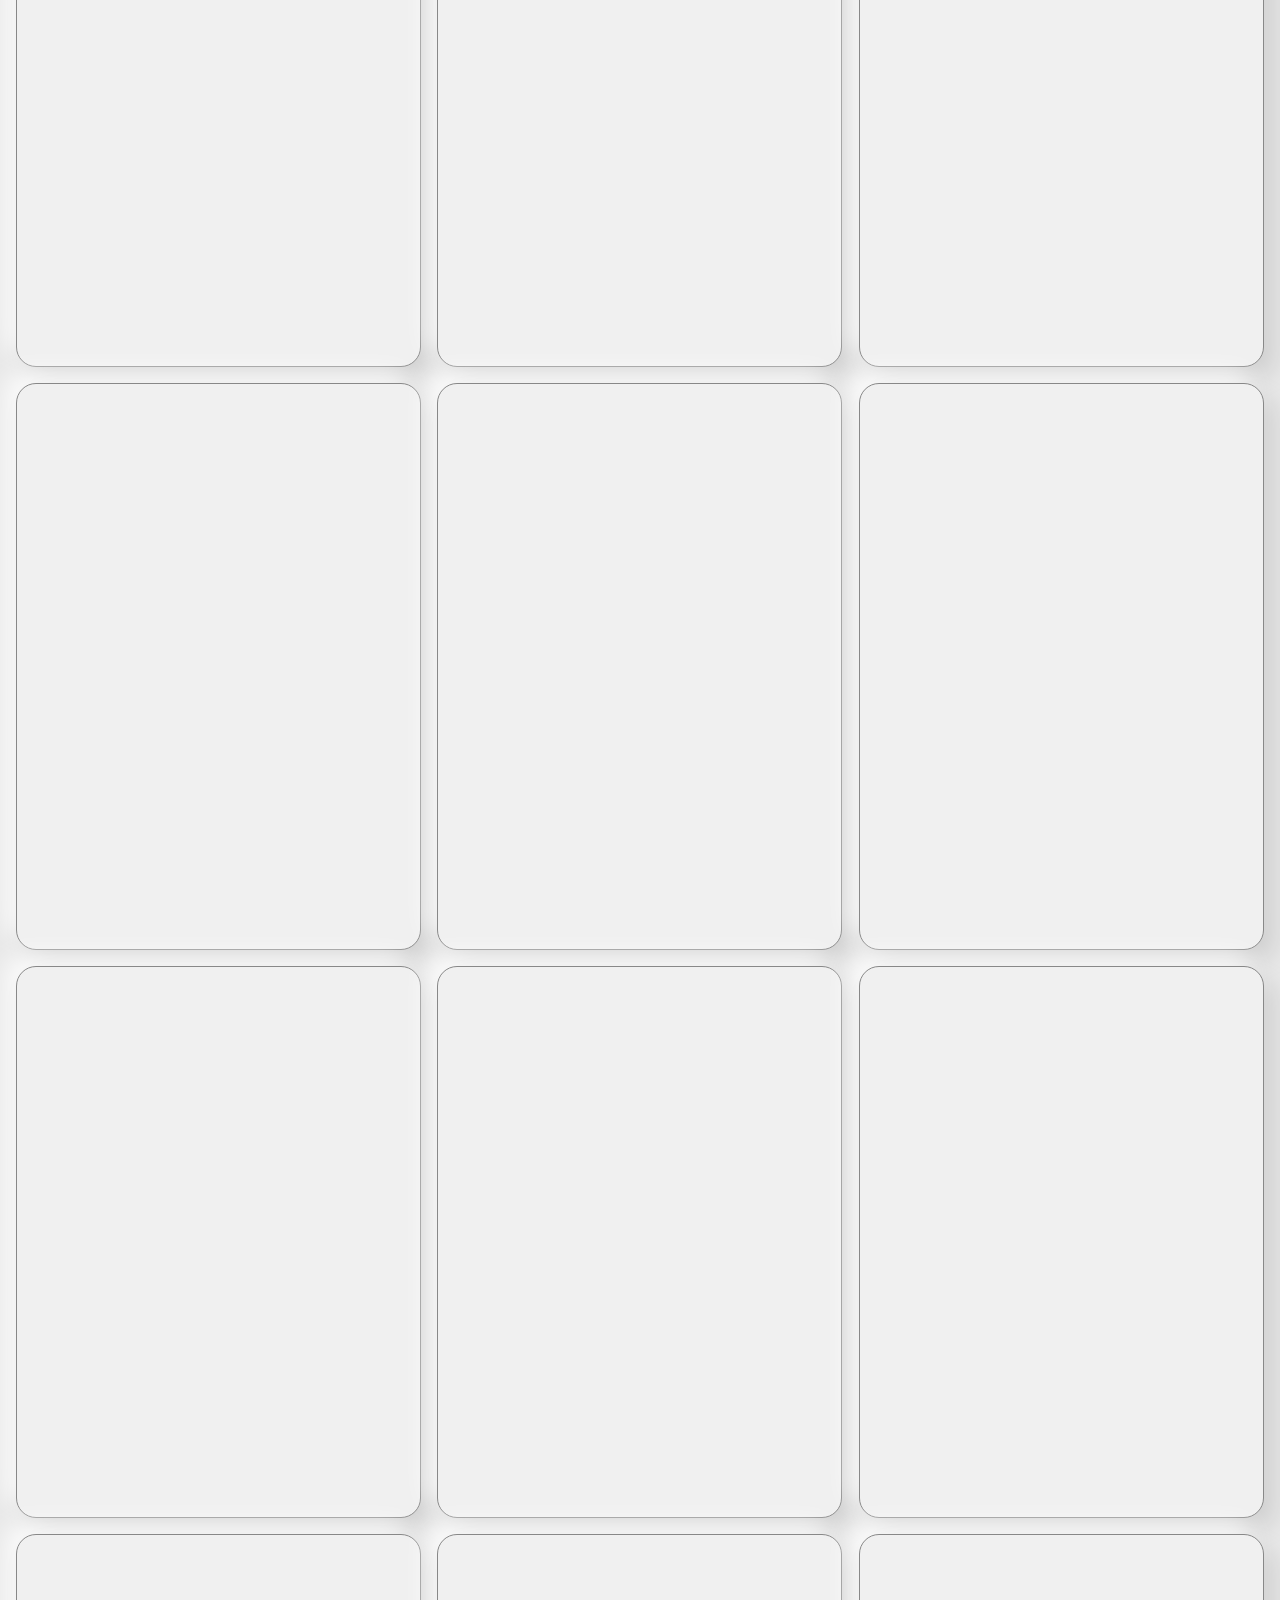
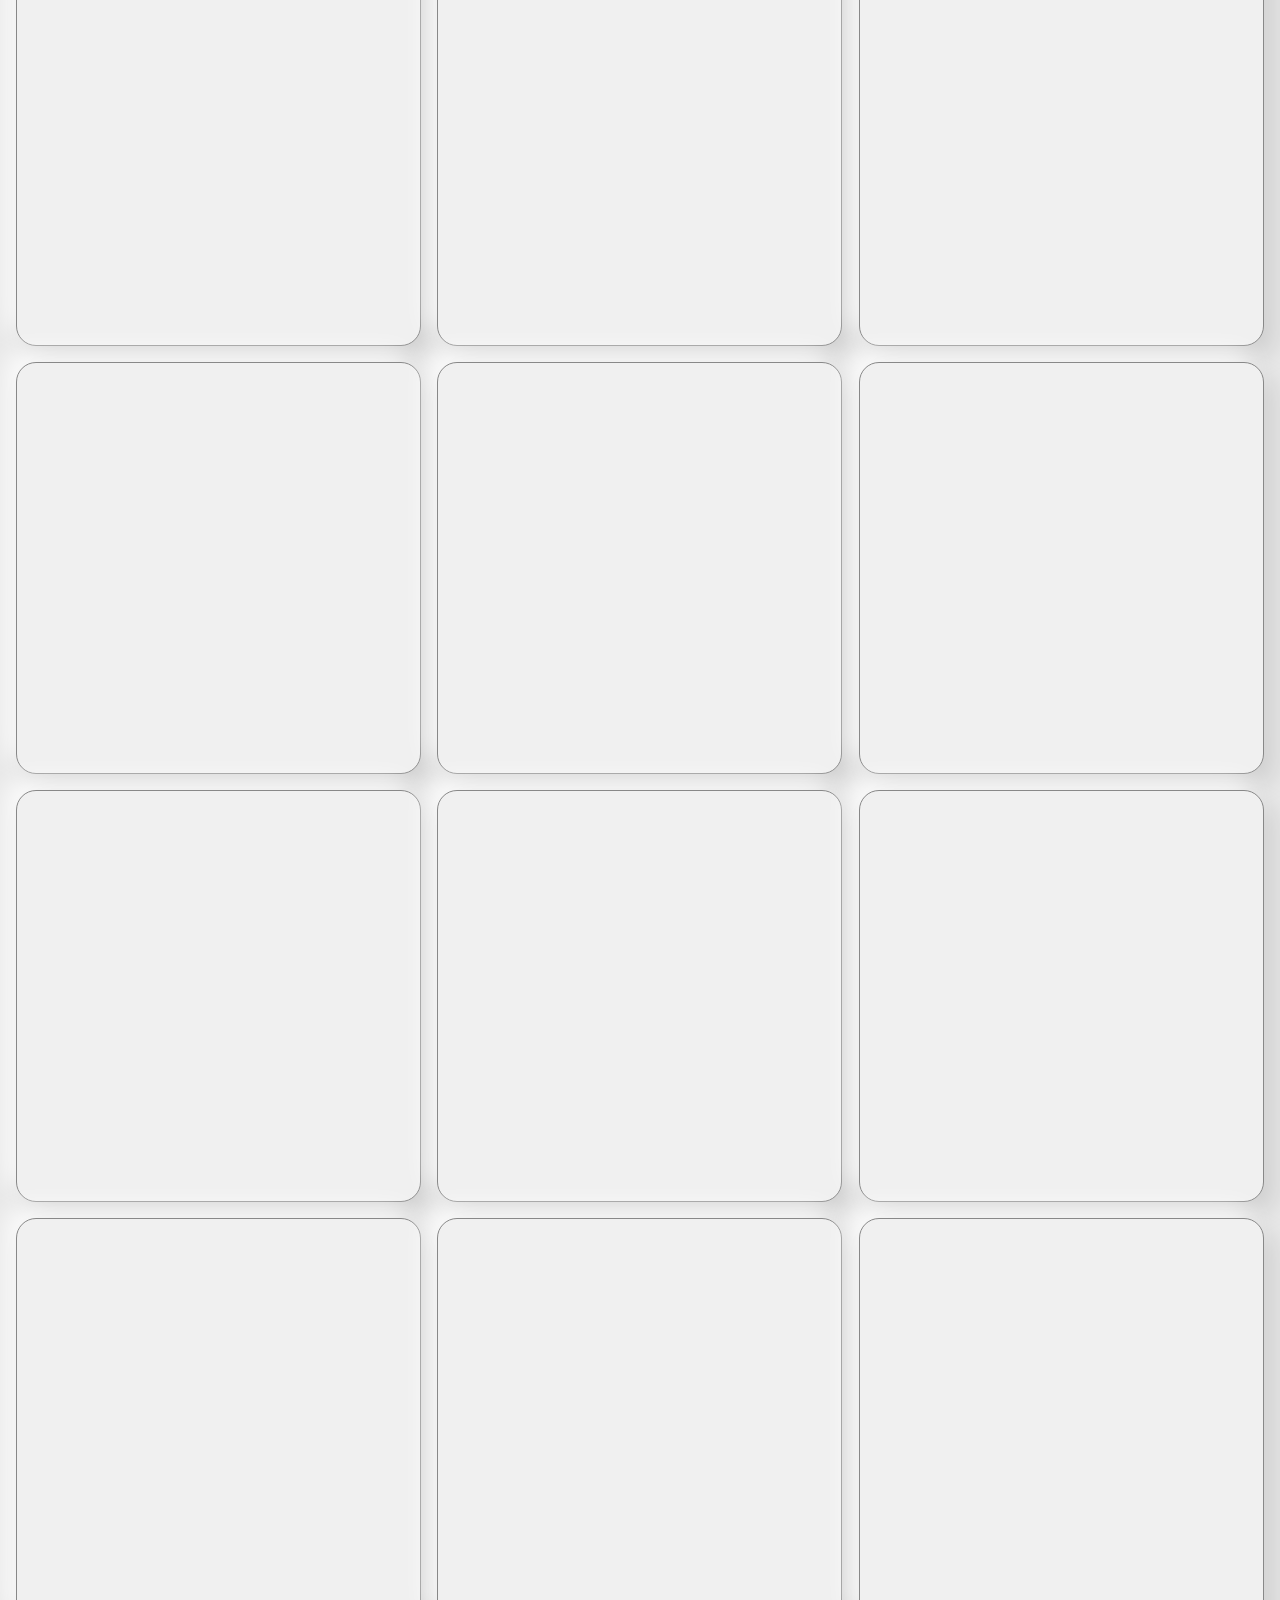
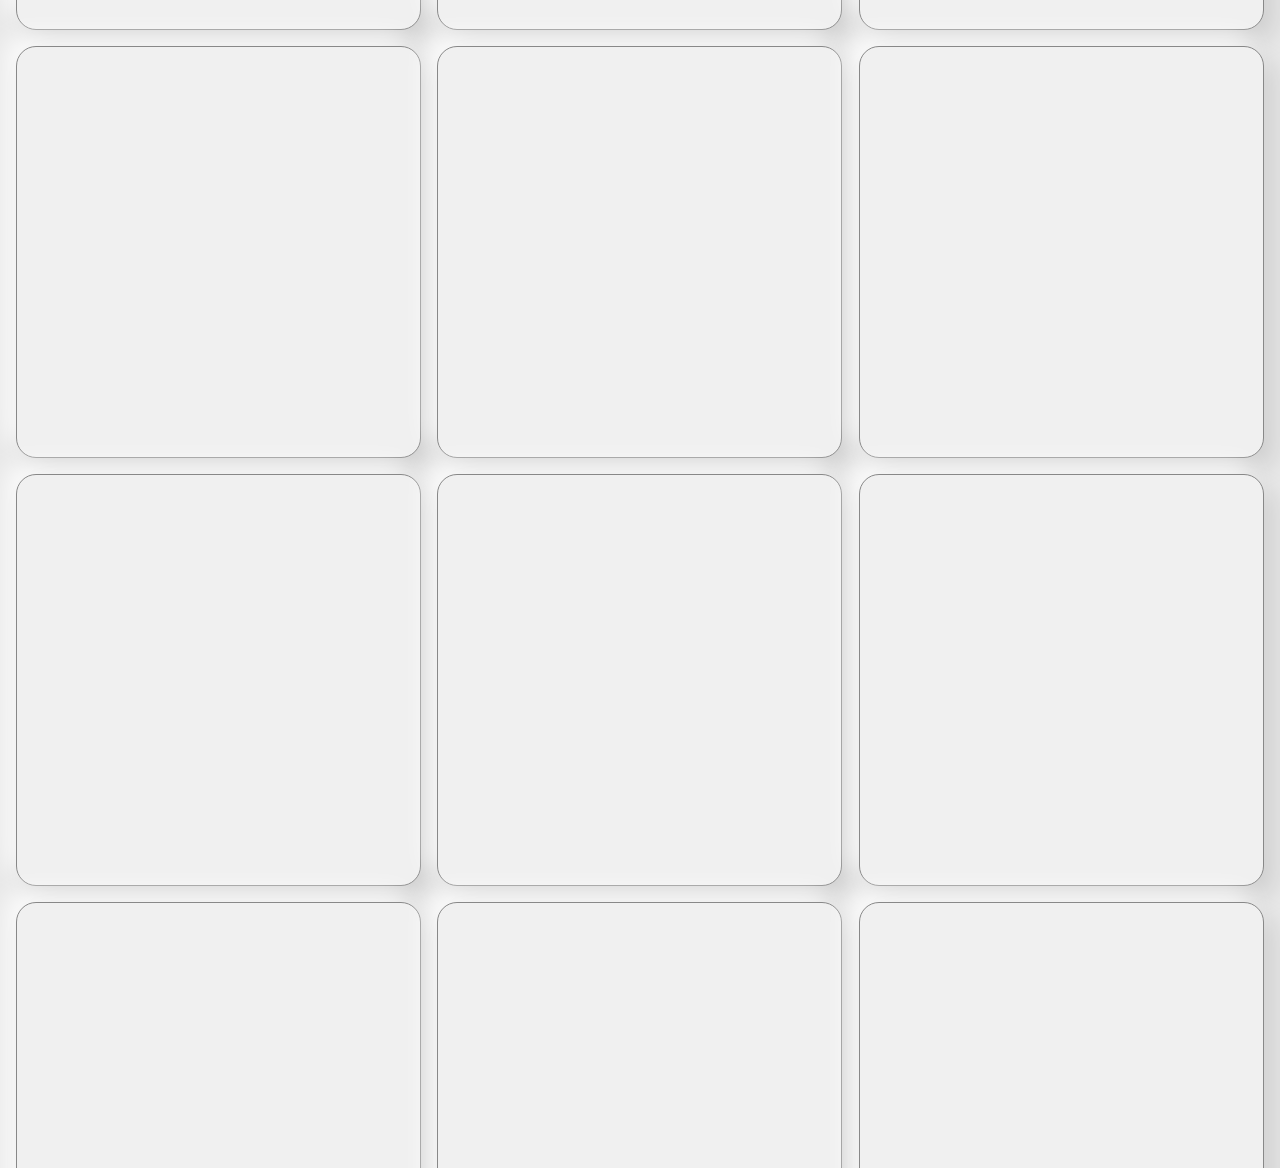
<file: heroes.html>
<!DOCTYPE html>
<html lang="en">

	<head>
		<meta charset="UTF-8">
		<meta name="viewport" content="width=device-width, initial-scale=1.0, user-scalable=yes">
		<title>Strongest Governor - Heroes</title>
		<link rel="preconnect" href="https://cdnjs.cloudflare.com">
		<link rel="dns-prefetch" href="https://cdnjs.cloudflare.com">
		<link rel="preload" as="style" href="style.css">
		<link rel="preload" as="script" href="js/app.js">
		<meta http-equiv="Cache-Control" content="public, max-age=31536000, immutable">
		<style>
			.items-grid {
				display: grid;
				gap: 16px;
				grid-template-columns: 1fr;
			}

			@media (min-width:769px) {
				.items-grid {
					grid-template-columns: repeat(auto-fill, minmax(380px, 1fr));
				}
			}

			.item-card {
				overflow: hidden;
				background: #f0f0f0;
				border: 1px solid #888;
				border-radius: 20px;
				box-shadow: 8px 8px 16px rgba(0, 0, 0, 0.08), -8px -8px 16px rgba(255, 255, 255, 0.7);
				content-visibility: auto;
				contain-intrinsic-size: 280px;
			}

			.item-card-header {
				display: flex;
				gap: 12px;
				font-weight: 700;
				padding: 14px 18px;
				align-items: center;
				background: #d8d8d8;
				border-bottom: 2px solid rgba(0, 0, 0, 0.06);
			}

			.item-card-body {
				display: flex;
				gap: 12px;
				padding: 16px;
				flex-direction: column;
			}

		</style>
		<link rel="stylesheet" href="style.css">
		<link rel="shortcut icon" href="favicon.ico" type="image/x-icon">
		<link rel="stylesheet" href="https://cdnjs.cloudflare.com/ajax/libs/font-awesome/6.5.0/css/all.min.css">
	</head>

	<body>
		<div class="loading-overlay" id="loadingOverlay">
			<div class="loading-spinner">
				<div class="spinner"></div>
				<p>Loading Hero Data...</p>
			</div>
		</div>
		<div class="navbar">
			<div class="navbar-row-1">
				<label class="hamburger" id="hamburgerIcon">
					<input type="checkbox" id="hamburgerCheckbox" onclick="toggleNavMenu()" />
					<svg viewBox="0 0 32 32">
						<path class="line line-top-bottom" d="M27 10 13 10C10.8 10 9 8.2 9 6 9 3.5 10.8 2 13 2 15.2 2 17 3.8 17 6L17 26C17 28.2 18.8 30 21 30 23.2 30 25 28.2 25 26 25 23.8 23.2 22 21 22L7 22"></path>
						<path class="line" d="M7 16 27 16"></path>
					</svg>
				</label>
				<div class="nav-links" id="navLinks">
					<a href="index.html" class="nav-link">VAULT</a>
					<a href="buildings.html" class="nav-link">BUILDINGS</a>
					<a href="war-academy.html" class="nav-link">WAR ACADEMY</a>
					<a href="widgets.html" class="nav-link">WIDGETS</a>
					<a href="heroes.html" class="nav-link active" aria-current="page">HEROES</a>
					<a href="hero-gear.html" class="nav-link">HERO GEAR</a>
					<a href="gov-gear.html" class="nav-link">GOV GEAR</a>
					<a href="gov-charm.html" class="nav-link">GOV CHARM</a>
					<a href="pets.html" class="nav-link">PETS</a>
					<a href="troops.html" class="nav-link">TROOPS</a>
					<a href="misc.html" class="nav-link">MISC</a>
				</div>
				<button class="action_has has_saved preset-hamburger" aria-label="Preset Menu" type="button" onclick="togglePresetMenu()">
					<svg aria-hidden="true" xmlns="http://www.w3.org/2000/svg" stroke-linejoin="round" stroke-linecap="round" stroke-width="2" viewBox="0 0 24 24" stroke="currentColor" fill="none">
						<path d="m19,21H5c-1.1,0-2-.9-2-2V5c0-1.1.9-2,2-2h11l5,5v11c0,1.1-.9,2-2,2Z"></path>
						<path d="M7 3L7 8L15 8"></path>
						<path d="M17 20L17 13L7 13L7 20"></path>
					</svg>
				</button>
			</div>
			<div class="navbar-row-2">
				<div class="scoreboard-total">
					<div class="scoreboard">
						<div class="lcd-label">HERO SCORE</div>
						<div class="lcd-value" id="globalScoreDisplay">0</div>
					</div>
					<div class="scoreboard">
						<div class="lcd-label">Strongest Governor</div>
						<div class="lcd-value" id="globalTotalScoreDisplay">0</div>
					</div>
				</div>
				<div class="preset-controls">
					<div class="preset-dropdown" id="presetDropdown">
						<select id="presetSelect" class="preset-select" onchange="loadPreset(this.value)"></select>
						<button class="preset-btn" onclick="createNewPreset()" title="Create New Preset"><i class="fa-solid fa-plus"></i> New</button>
						<button class="preset-btn" onclick="updatePreset(currentPreset)" title="Update Current Preset"><i class="fa-regular fa-floppy-disk"></i> Update</button>
						<button class="preset-btn btn-delete" onclick="deletePreset(currentPreset)" title="Delete Preset"><i class="fa-regular fa-trash-can"></i> Delete</button>
						<button class="btn-reset" onclick="resetWithConfirmation()"><i class="fa-solid fa-rotate-left"></i> Reset</button>
						<button class="preset-btn" onclick="exportPreset()" title="Export Presets as JSON"><i class="fa-solid fa-download"></i> Export</button>
						<button class="preset-btn" onclick="importPreset()" title="Import Presets from JSON"><i class="fa-solid fa-upload"></i> Import</button>
					</div>
				</div>
			</div>
		</div>
		<div class="app-container">
			<!-- Hero Shards Inventory - Collapsible -->
			<div class="collapsible-section" data-section-id="hero_shards_inventory" style="margin-bottom: 20px;">
				<div class="collapsible-header">
					<div class="header-content">
						<img src="assets/hero_specific_shard.webp" onerror="this.style.display='none';" alt="Shards">
						<span>HERO SPECIFIC SHARDS INVENTORY</span>
					</div>
					<span class="toggle-icon">▼</span>
				</div>
				<div class="collapsible-body" id="heroInventoryContainer"></div>
			</div>
			<div class="items-grid" id="heroesGrid"></div>
		</div>
		<script src="js/app.js"></script>
		<script src="js/heroes.js"></script>
		<script>
			window.addEventListener('DOMContentLoaded', async () => {
				showLoading();
				loadPresetsFromStorage();
				initializeInputValidation();
				await loadGameData(["Hero", "Points"]);
				const renderHeroes = () => {
					if (typeof loadHeroes === 'function') {
						loadHeroes();
					}
				};
				if ('requestIdleCallback' in window) {
					requestIdleCallback(renderHeroes);
				} else {
					setTimeout(renderHeroes, 10);
				}
				setTimeout(() => {
					if (currentPreset && allPresets[currentPreset]) {
						applyPresetToCurrentPage(allPresets[currentPreset]);
					}
					if (typeof initCollapsibleSections === 'function') {
						initCollapsibleSections();
					}
					// Update shard count badge
					setTimeout(() => {
						const badge = document.getElementById('heroShardCount');
						if (badge && typeof heroSpecificShards !== 'undefined') {
							const total = Object.values(heroSpecificShards).reduce((sum, val) => sum + (val || 0), 0);
							badge.textContent = total;
						}
					}, 200);
					hideLoading();
				}, 150);
				window.addEventListener('vaultUpdate', () => {
					if (typeof refreshCalculations === 'function') refreshCalculations();
					// Update badge
					const badge = document.getElementById('heroShardCount');
					if (badge && typeof heroSpecificShards !== 'undefined') {
						const total = Object.values(heroSpecificShards).reduce((sum, val) => sum + (val || 0), 0);
						badge.textContent = total;
					}
				});
			});

		</script>
	</body>

</html>
</file>
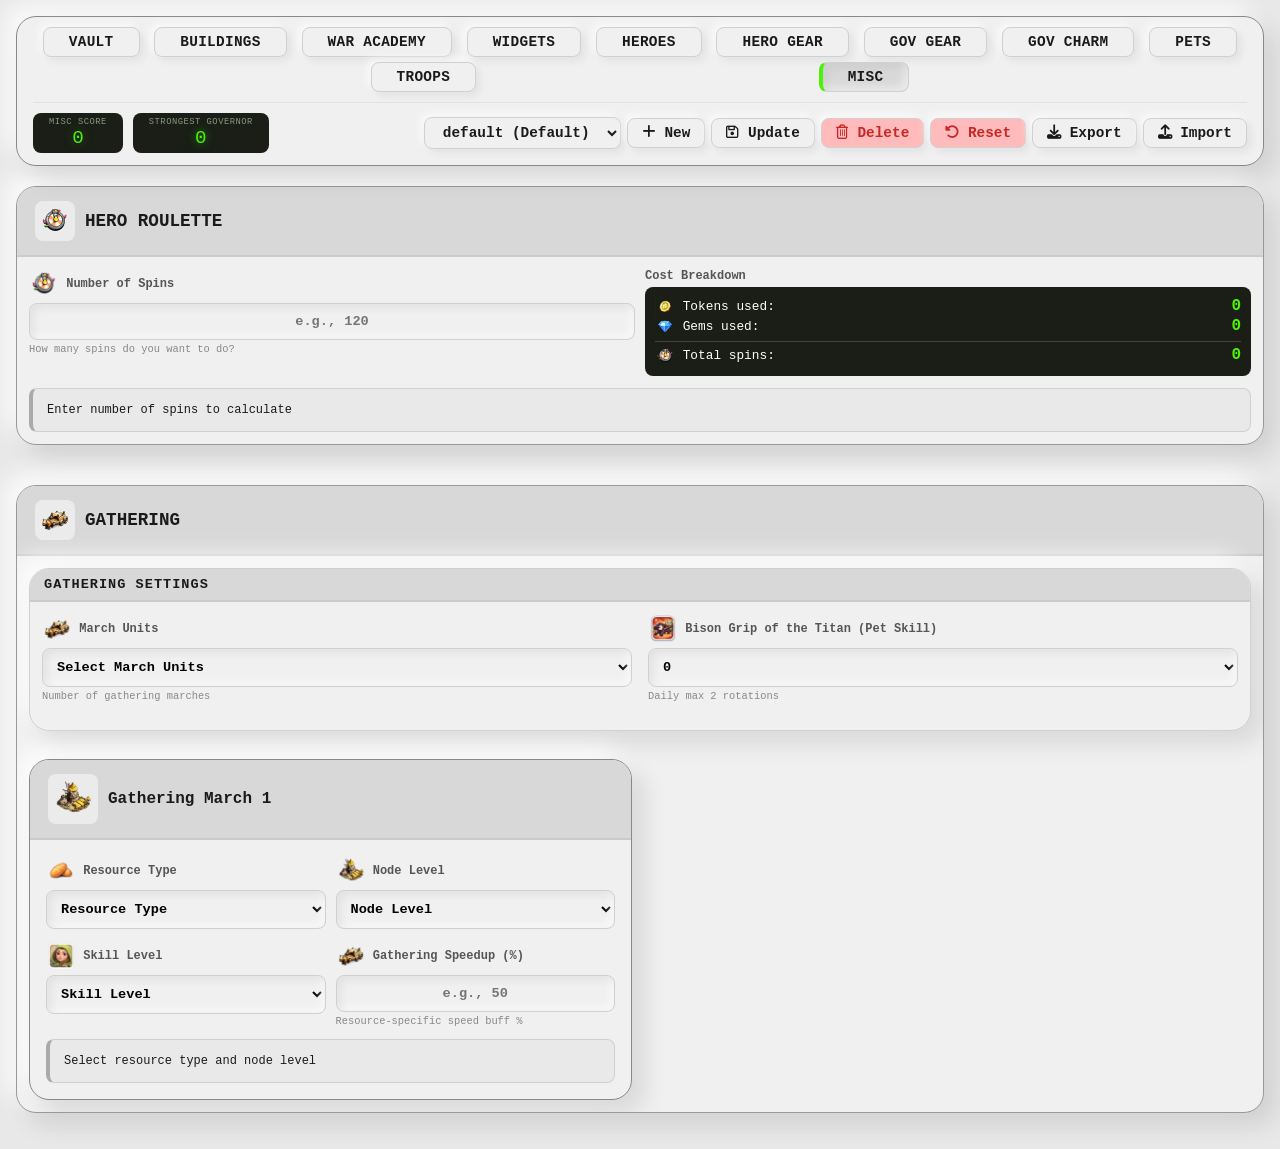
<file: misc.html>
<!DOCTYPE html>
<html lang="en">

	<head>
		<meta charset="UTF-8">
		<meta name="viewport" content="width=device-width, initial-scale=1.0, user-scalable=yes">
		<title>Strongest Governor - Misc</title>
		<link rel="preconnect" href="https://cdnjs.cloudflare.com">
		<link rel="dns-prefetch" href="https://cdnjs.cloudflare">
		<link rel="preload" as="style" href="style.css">
		<link rel="preload" as="script" href="js/app.js">
		<meta http-equiv="Cache-Control" content="public, max-age=31536000, immutable">
		<!-- Critical CSS for above-the-fold -->
		<style>
			.item-card {
				overflow: hidden;
				background: #f0f0f0;
				border: 1px solid #888;
				border-radius: 20px;
				box-shadow: 8px 8px 16px rgba(0, 0, 0, 0.08), -8px -8px 16px rgba(255, 255, 255, 0.7);
				content-visibility: auto;
				contain-intrinsic-size: 280px;
			}

			.item-card-header {
				display: flex;
				gap: 12px;
				font-weight: 700;
				padding: 14px 18px;
				align-items: center;
				background: #d8d8d8;
				border-bottom: 2px solid rgba(0, 0, 0, 0.06);
			}

			.item-card-body {
				display: flex;
				gap: 12px;
				padding: 16px;
				flex-direction: column;
			}

			.misc-grid {
				display: grid;
				gap: 16px;
				grid-template-columns: 1fr;
			}

			@media (min-width:769px) {
				.misc-grid {
					grid-template-columns: 1fr 1fr;
				}
			}

			.level-controls {
				display: grid;
				gap: 10px;
				grid-template-columns: 1fr 1fr;
			}

			/* Fixed: Proper label image alignment */
			.label-with-image {
				display: flex;
				align-items: center;
				gap: 6px;
				font-weight: 700;
				font-size: 0.75rem;
				color: var(--text-secondary);
			}

			.label-with-image img {
				height: 30px;
				width: 30px;
				object-fit: contain;
				vertical-align: middle;
				flex-shrink: 0;
			}

		</style>
		<link rel="stylesheet" href="style.css">
		<link rel="shortcut icon" href="favicon.ico" type="image/x-icon">
		<!-- Font Awesome -->
		<link rel="stylesheet" href="https://cdnjs.cloudflare.com/ajax/libs/font-awesome/6.5.0/css/all.min.css">
	</head>

	<body>
		<!-- Loading Overlay -->
		<div class="loading-overlay" id="loadingOverlay">
			<div class="loading-spinner">
				<div class="spinner"></div>
				<p>Loading Misc Data...</p>
			</div>
		</div>
		<div class="navbar">
			<!-- ROW 1: Hamburger + Nav Links + Preset Hamburger -->
			<div class="navbar-row-1">
				<!-- Hamburger -->
				<label class="hamburger" id="hamburgerIcon">
					<input type="checkbox" id="hamburgerCheckbox" onclick="toggleNavMenu()" />
					<svg viewBox="0 0 32 32">
						<path class="line line-top-bottom" d="M27 10 13 10C10.8 10 9 8.2 9 6 9 3.5 10.8 2 13 2 15.2 2 17 3.8 17 6L17 26C17 28.2 18.8 30 21 30 23.2 30 25 28.2 25 26 25 23.8 23.2 22 21 22L7 22"></path>
						<path class="line" d="M7 16 27 16"></path>
					</svg>
				</label>
				<!-- Nav Links -->
				<div class="nav-links" id="navLinks">
					<a href="index.html" class="nav-link">VAULT</a>
					<a href="buildings.html" class="nav-link">BUILDINGS</a>
					<a href="war-academy.html" class="nav-link">WAR ACADEMY</a>
					<a href="widgets.html" class="nav-link">WIDGETS</a>
					<a href="heroes.html" class="nav-link">HEROES</a>
					<a href="hero-gear.html" class="nav-link">HERO GEAR</a>
					<a href="gov-gear.html" class="nav-link">GOV GEAR</a>
					<a href="gov-charm.html" class="nav-link">GOV CHARM</a>
					<a href="pets.html" class="nav-link">PETS</a>
					<a href="troops.html" class="nav-link">TROOPS</a>
					<a href="misc.html" class="nav-link active" aria-current="page">MISC</a>
				</div>
				<!-- Preset Hamburger (Mobile only) -->
				<button class="action_has has_saved preset-hamburger" aria-label="Preset Menu" type="button" onclick="togglePresetMenu()">
					<svg aria-hidden="true" xmlns="http://www.w3.org/2000/svg" stroke-linejoin="round" stroke-linecap="round" stroke-width="2" viewBox="0 0 24 24" stroke="currentColor" fill="none">
						<path d="m19,21H5c-1.1,0-2-.9-2-2V5c0-1.1.9-2,2-2h11l5,5v11c0,1.1-.9,2-2,2Z"></path>
						<path d="M7 3L7 8L15 8"></path>
						<path d="M17 20L17 13L7 13L7 20"></path>
					</svg>
				</button>
			</div>
			<!-- ROW 2: Scoreboard + Preset Controls (Desktop) -->
			<div class="navbar-row-2">
				<div class="scoreboard-total">
					<div class="scoreboard">
						<div class="lcd-label">MISC SCORE</div>
						<div class="lcd-value" id="globalScoreDisplay">0</div>
					</div>
					<div class="scoreboard">
						<div class="lcd-label">Strongest Governor</div>
						<div class="lcd-value" id="globalTotalScoreDisplay">0</div>
					</div>
				</div>
				<!-- Preset Controls (Desktop only) -->
				<div class="preset-controls">
					<div class="preset-dropdown" id="presetDropdown">
						<select id="presetSelect" class="preset-select" onchange="loadPreset(this.value)"></select>
						<button class="preset-btn" onclick="createNewPreset()" title="Create New Preset"><i class="fa-solid fa-plus"></i> New</button>
						<button class="preset-btn" onclick="updatePreset(currentPreset)" title="Update Current Preset"><i class="fa-regular fa-floppy-disk"></i> Update</button>
						<button class="preset-btn btn-delete" onclick="deletePreset(currentPreset)" title="Delete Preset"><i class="fa-regular fa-trash-can"></i> Delete</button>
						<button class="btn-reset" onclick="resetWithConfirmation()"><i class="fa-solid fa-rotate-left"></i> Reset</button>
						<button class="preset-btn" onclick="exportPreset()" title="Export Presets as JSON"><i class="fa-solid fa-download"></i> Export</button>
						<button class="preset-btn" onclick="importPreset()" title="Import Presets from JSON"><i class="fa-solid fa-upload"></i> Import</button>
					</div>
				</div>
			</div>
		</div>
		<div class="app-container">
			<!-- ============================================ -->
			<!-- HERO ROULETTE - Item Card Style -->
			<!-- ============================================ -->
			<div class="item-card" style="border: 1px solid #999; margin-bottom: 20px;">
				<div class="item-card-header" style="background: var(--surface-dark); border-bottom: 2px solid rgba(0,0,0,0.06); display: flex; align-items: center; gap: 10px;">
					<img loading="lazy" decoding="async" src="assets/hero_roulette.webp" onerror="this.style.display='none';" style="height: 40px; width: 40px; object-fit: contain;" alt="Hero Roulette">
					<span style="font-size: 1.1rem;">HERO ROULETTE</span>
				</div>
				<div class="item-card-body" style="padding: 12px;">
					<div class="level-controls">
						<div class="buff-field" style="min-width: 100%;">
							<label>
								<img loading="lazy" decoding="async" src="assets/hero_roulette.webp" style="height: 30px; width: 30px; object-fit: contain; vertical-align: middle;" onerror="this.style.display='none';" alt="Spins"> Number of Spins </label>
							<input type="text" style="text-align: center;" id="rouletteSpinsInput" value="" placeholder="e.g., 120" oninput="validateRouletteInput(this); refreshCalculations()">
							<small>How many spins do you want to do?</small>
						</div>
						<div class="buff-field" style="min-width: 100%;">
							<label>Cost Breakdown</label>
							<div style="padding: 10px; background: var(--lcd-bg); border-radius: var(--radius-sm); min-height: 65px;">
								<div style="display: flex; justify-content: space-between; flex-wrap: wrap; gap: 3px;">
									<span style="color: #fff; font-size: 0.8rem;">
										<img loading="lazy" decoding="async" src="assets/hero_roulette_token.webp" style="height: 20px; width: 20px; object-fit: contain; vertical-align: middle;" onerror="this.style.display='none';" alt="Tokens"> Tokens used: </span>
									<span style="color: var(--lcd-glow); font-weight: 700;" id="tokensUsedDisplay">0</span>
								</div>
								<div style="display: flex; justify-content: space-between; flex-wrap: wrap; gap: 3px;">
									<span style="color: #fff; font-size: 0.8rem;">
										<img loading="lazy" decoding="async" src="assets/Gem.webp" style="height: 20px; width: 20px; object-fit: contain; vertical-align: middle;" onerror="this.style.display='none';" alt="Gems"> Gems used: </span>
									<span style="color: var(--lcd-glow); font-weight: 700;" id="gemsUsedDisplay">0</span>
								</div>
								<div style="display: flex; justify-content: space-between; flex-wrap: wrap; gap: 3px; border-top: 1px solid #444; padding-top: 4px; margin-top: 4px;">
									<span style="color: #fff; font-size: 0.8rem;">
										<img loading="lazy" decoding="async" src="assets/hero_roulette.webp" style="height: 20px; width: 20px; object-fit: contain; vertical-align: middle;" onerror="this.style.display='none';" alt="Total spins"> Total spins: </span>
									<span style="color: var(--lcd-glow); font-weight: 700;" id="spinsAchievedDisplay">0</span>
								</div>
							</div>
						</div>
					</div>
					<div id="rouletteStatus" class="status-pane">Enter number of spins to calculate</div>
				</div>
			</div>
			<!-- ============================================ -->
			<!-- GATHERING SECTION - All grouped together -->
			<!-- ============================================ -->
			<div class="item-card" style="border: 1px solid #999; margin-bottom: 20px;">
				<div class="item-card-header" style="background: var(--surface-dark); border-bottom: 2px solid rgba(0,0,0,0.06); display: flex; align-items: center; gap: 10px;">
					<img loading="lazy" decoding="async" src="assets/gathering_speed.webp" onerror="this.style.display='none';" style="height: 40px; width: 40px; object-fit: contain;" alt="Gathering">
					<span style="font-size: 1.1rem;">GATHERING</span>
				</div>
				<div class="item-card-body" style="padding: 12px;">
					<!-- Gathering Settings -->
					<div class="speedup-buff-card" style="margin-bottom: 16px; border: 1px solid #d0d0d0;">
						<div class="speedup-buff-header" style="padding: 8px 14px; font-size: 0.85rem;">
							<span>GATHERING SETTINGS</span>
						</div>
						<div class="speedup-buff-body" style="padding: 12px;">
							<div class="buff-row">
								<div class="buff-field">
									<label>
										<img loading="lazy" decoding="async" src="assets/gathering_speed.webp" style="height: 30px; width: 30px; object-fit: contain; vertical-align: middle;" onerror="this.style.display='none';" alt="Gathering"> March Units</label>
									<select id="globalMarchUnits" onchange="updateGlobalSettings()">
										<option value="" disabled selected hidden>Select March Units</option>
										<option value="1">1</option>
										<option value="2">2</option>
										<option value="3">3</option>
										<option value="4">4</option>
										<option value="5">5</option>
										<option value="6">6</option>
									</select>
									<small>Number of gathering marches</small>
								</div>
								<div class="buff-field">
									<label>
										<img loading="lazy" decoding="async" src="assets/grip_of_the_titan.webp" style="height: 30px; width: 30px; object-fit: contain; vertical-align: middle;" onerror="this.style.display='none';" alt="Bison Grip"> Bison Grip of the Titan (Pet Skill) </label>
									<select id="globalBisonGrip" onchange="updateGlobalSettings()">
										<option value="0">0</option>
										<option value="1">1</option>
										<option value="2">2</option>
									</select>
									<small>Daily max 2 rotations</small>
								</div>
							</div>
							<div class="buff-row" id="bisonGripDetails" style="display: none;">
								<div class="buff-field">
									<label>Bison Grip Resource Type</label>
									<select id="globalBisonResource" onchange="updateGlobalSettings()">
										<option value="bread">Bread</option>
										<option value="wood">Wood</option>
										<option value="stone">Stone</option>
										<option value="iron">Iron</option>
									</select>
								</div>
								<div class="buff-field">
									<label>Bison Grip Node Level</label>
									<select id="globalBisonNode" onchange="updateGlobalSettings()">
										<option value="1">Level 1</option>
										<option value="2">Level 2</option>
										<option value="3">Level 3</option>
										<option value="4">Level 4</option>
										<option value="5">Level 5</option>
										<option value="6">Level 6</option>
										<option value="7">Level 7</option>
										<option value="8">Level 8</option>
									</select>
								</div>
							</div>
							<!-- Bison Grip Points Display -->
							<div id="bisonPointsDisplay" style="display: none; margin-top: 10px; padding: 8px 14px; background: var(--lcd-bg); border-radius: var(--radius-sm); text-align: center;">
								<strong style="color: #fff;">
									<img loading="lazy" decoding="async" src="assets/grip_of_the_titan.webp" style="height: 30px; width: 30px; object-fit: contain; vertical-align: middle;" onerror="this.style.display='none';" alt="Bison Grip"> Bison Grip Points: </strong>
								<span style="color: var(--lcd-glow); font-weight: 700;" id="bisonPointsValue">0</span>
							</div>
						</div>
					</div>
					<!-- Gathering Cards -->
					<div class="items-grid misc-grid" id="gatheringGrid"></div>
				</div>
			</div>
		</div>
		<script src="js/app.js"></script>
		<script src="js/misc.js"></script>
		<script>
			window.addEventListener('DOMContentLoaded', async () => {
				showLoading();
				loadPresetsFromStorage();
				initializeInputValidation();
				// Load data
				await loadGameData(["Points", "Misc"]);
				// Load saved values
				loadMiscFromStorage();
				loadGlobalSettings();
				const renderMisc = () => {
					if (typeof renderGatheringCards === 'function') {
						renderGatheringCards();
					}
					if (typeof refreshCalculations === 'function') {
						refreshCalculations();
					}
				};
				if ('requestIdleCallback' in window) {
					requestIdleCallback(renderMisc);
				} else {
					setTimeout(renderMisc, 10);
				}
				setTimeout(() => {
					if (currentPreset && allPresets[currentPreset]) {
						applyPresetToCurrentPage(allPresets[currentPreset]);
					}
					hideLoading();
				}, 150);
				window.addEventListener('vaultUpdate', () => {
					if (typeof refreshCalculations === 'function') refreshCalculations();
				});
				window.addEventListener('presetLoaded', () => {
					if (typeof renderGatheringCards === 'function') renderGatheringCards();
					if (typeof loadGlobalSettings === 'function') loadGlobalSettings();
				});
			});

		</script>
	</body>

</html>
</file>
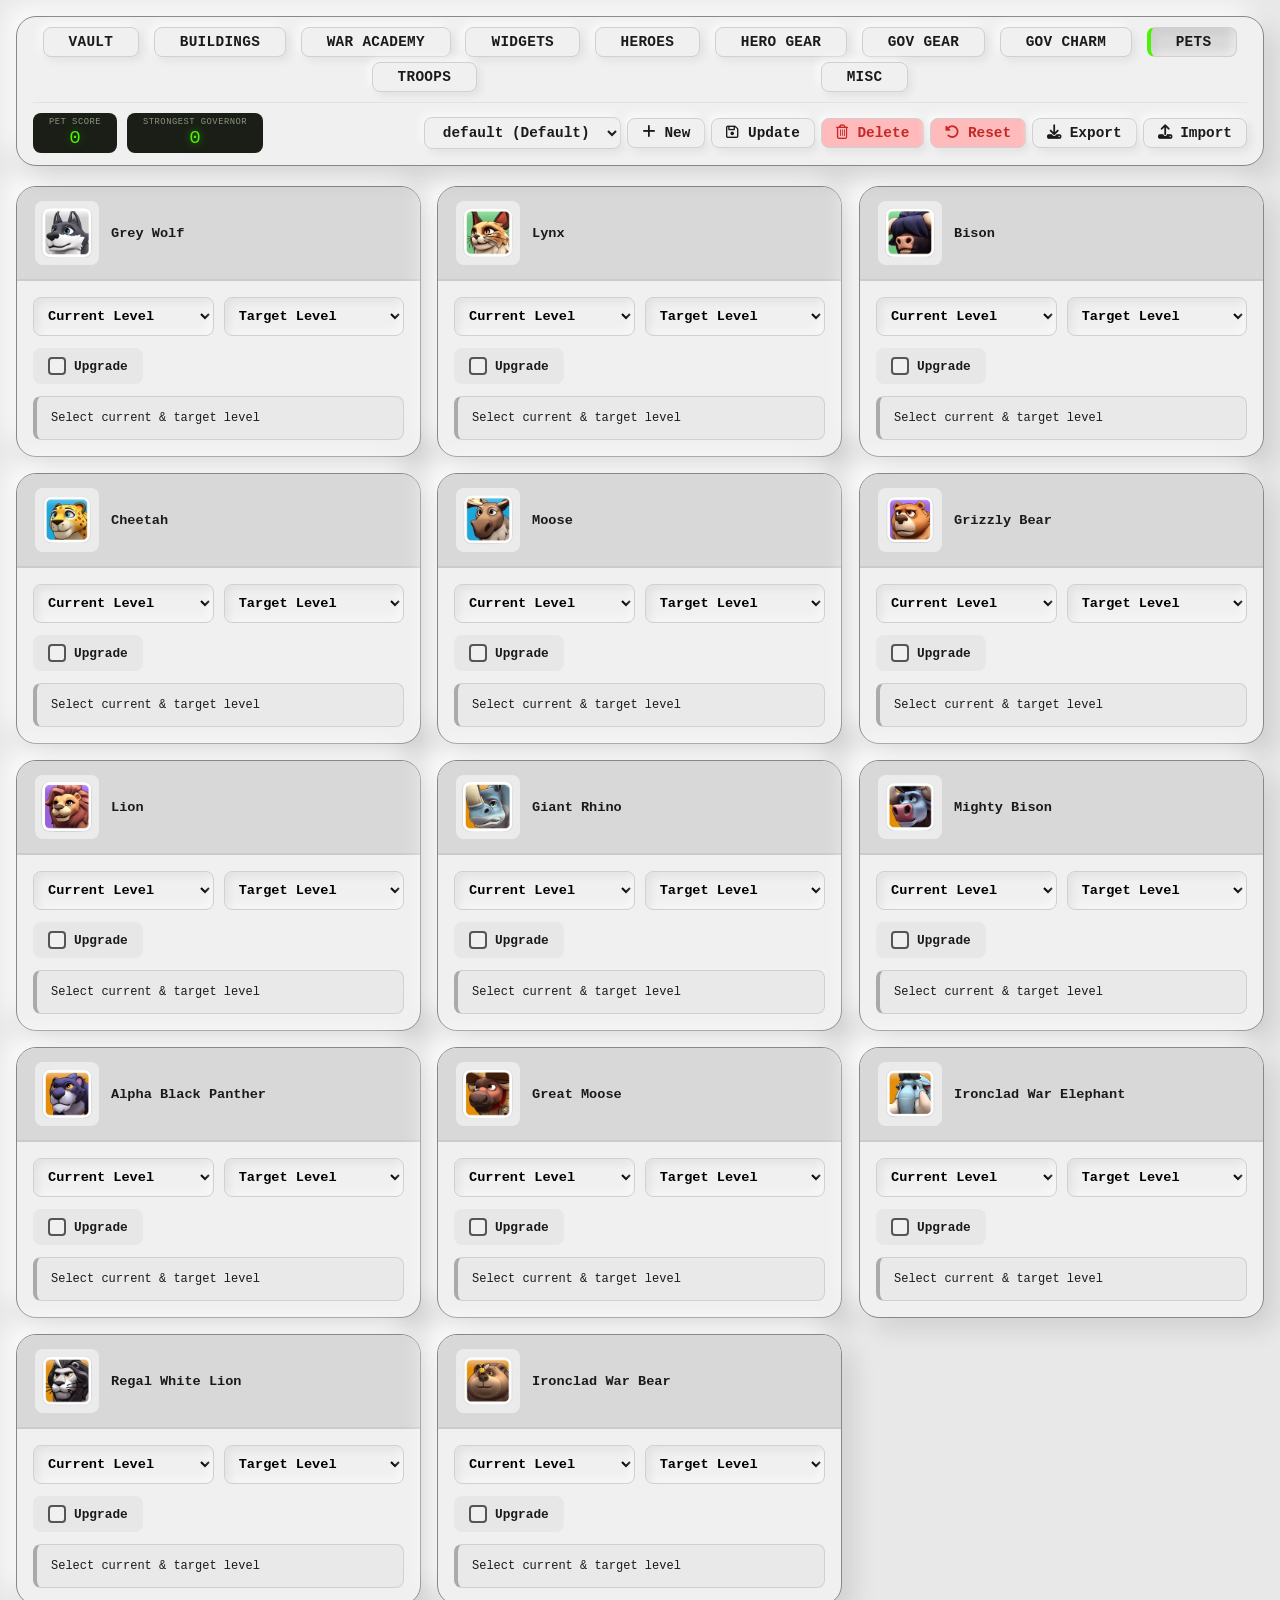
<file: pets.html>
<!DOCTYPE html>
<html lang="en">

	<head>
		<meta charset="UTF-8">
		<meta name="viewport" content="width=device-width, initial-scale=1.0, user-scalable=yes">
		<title>Strongest Governor - Pets</title>
		<link rel="preconnect" href="https://cdnjs.cloudflare.com">
		<link rel="dns-prefetch" href="https://cdnjs.cloudflare.com">
		<link rel="preload" as="style" href="style.css">
		<link rel="preload" as="script" href="js/app.js">
		<meta http-equiv="Cache-Control" content="public, max-age=31536000, immutable">
		<!-- Critical CSS for above-the-fold -->
		<style>
			.items-grid {
				display: grid;
				gap: 16px;
				grid-template-columns: 1fr;
			}

			@media (min-width:769px) {
				.items-grid {
					grid-template-columns: repeat(auto-fill, minmax(380px, 1fr));
				}
			}

			.item-card {
				overflow: hidden;
				background: #f0f0f0;
				border: 1px solid #888;
				border-radius: 20px;
				box-shadow: 8px 8px 16px rgba(0, 0, 0, 0.08), -8px -8px 16px rgba(255, 255, 255, 0.7);
				content-visibility: auto;
				contain-intrinsic-size: 280px;
			}

		</style>
		<link rel="stylesheet" href="style.css">
		<link rel="shortcut icon" href="favicon.ico" type="image/x-icon">
		<!-- Font Awesome -->
		<link rel="stylesheet" href="https://cdnjs.cloudflare.com/ajax/libs/font-awesome/6.5.0/css/all.min.css">
	</head>

	<body>
		<!-- Loading Overlay -->
		<div class="loading-overlay" id="loadingOverlay">
			<div class="loading-spinner">
				<div class="spinner"></div>
				<p>Loading Pet Data...</p>
			</div>
		</div>
		<div class="navbar">
			<!-- ROW 1: Hamburger + Nav Links + Preset Hamburger -->
			<div class="navbar-row-1">
				<!-- Hamburger -->
				<label class="hamburger" id="hamburgerIcon">
					<input type="checkbox" id="hamburgerCheckbox" onclick="toggleNavMenu()" />
					<svg viewBox="0 0 32 32">
						<path class="line line-top-bottom" d="M27 10 13 10C10.8 10 9 8.2 9 6 9 3.5 10.8 2 13 2 15.2 2 17 3.8 17 6L17 26C17 28.2 18.8 30 21 30 23.2 30 25 28.2 25 26 25 23.8 23.2 22 21 22L7 22"></path>
						<path class="line" d="M7 16 27 16"></path>
					</svg>
				</label>
				<!-- Nav Links -->
				<div class="nav-links" id="navLinks">
					<a href="index.html" class="nav-link">VAULT</a>
					<a href="buildings.html" class="nav-link">BUILDINGS</a>
					<a href="war-academy.html" class="nav-link">WAR ACADEMY</a>
					<a href="widgets.html" class="nav-link">WIDGETS</a>
					<a href="heroes.html" class="nav-link">HEROES</a>
					<a href="hero-gear.html" class="nav-link">HERO GEAR</a>
					<a href="gov-gear.html" class="nav-link">GOV GEAR</a>
					<a href="gov-charm.html" class="nav-link">GOV CHARM</a>
					<a href="pets.html" class="nav-link active" aria-current="page">PETS</a>
					<a href="troops.html" class="nav-link">TROOPS</a>
					<a href="misc.html" class="nav-link">MISC</a>
				</div>
				<!-- Preset Hamburger (Mobile only) -->
				<button class="action_has has_saved preset-hamburger" aria-label="Preset Menu" type="button" onclick="togglePresetMenu()">
					<svg aria-hidden="true" xmlns="http://www.w3.org/2000/svg" stroke-linejoin="round" stroke-linecap="round" stroke-width="2" viewBox="0 0 24 24" stroke="currentColor" fill="none">
						<path d="m19,21H5c-1.1,0-2-.9-2-2V5c0-1.1.9-2,2-2h11l5,5v11c0,1.1-.9,2-2,2Z"></path>
						<path d="M7 3L7 8L15 8"></path>
						<path d="M17 20L17 13L7 13L7 20"></path>
					</svg>
				</button>
			</div>
			<!-- ROW 2: Scoreboard + Preset Controls (Desktop) -->
			<div class="navbar-row-2">
				<div class="scoreboard-total">
					<div class="scoreboard">
						<div class="lcd-label">PET SCORE</div>
						<div class="lcd-value" id="globalScoreDisplay">0</div>
					</div>
					<div class="scoreboard">
						<div class="lcd-label">Strongest Governor</div>
						<div class="lcd-value" id="globalTotalScoreDisplay">0</div>
					</div>
				</div>
				<!-- Preset Controls (Desktop only) -->
				<div class="preset-controls">
					<div class="preset-dropdown" id="presetDropdown">
						<select id="presetSelect" class="preset-select" onchange="loadPreset(this.value)"></select>
						<button class="preset-btn" onclick="createNewPreset()" title="Create New Preset"><i class="fa-solid fa-plus"></i> New</button>
						<button class="preset-btn" onclick="updatePreset(currentPreset)" title="Update Current Preset"><i class="fa-regular fa-floppy-disk"></i> Update</button>
						<button class="preset-btn btn-delete" onclick="deletePreset(currentPreset)" title="Delete Preset"><i class="fa-regular fa-trash-can"></i> Delete</button>
						<button class="btn-reset" onclick="resetWithConfirmation()"><i class="fa-solid fa-rotate-left"></i> Reset</button>
						<button class="preset-btn" onclick="exportPreset()" title="Export Presets as JSON"><i class="fa-solid fa-download"></i> Export</button>
						<button class="preset-btn" onclick="importPreset()" title="Import Presets from JSON"><i class="fa-solid fa-upload"></i> Import</button>
					</div>
				</div>
			</div>
		</div>
		<div class="app-container">
			<div class="items-grid" id="petsGrid"></div>
		</div>
		<script src="js/app.js"></script>
		<script src="js/pets.js"></script>
		<script>
			window.addEventListener('DOMContentLoaded', async () => {
				showLoading();
				loadPresetsFromStorage();
				initializeInputValidation();
				await loadGameData(["Pet", "Points"]);
				const renderPets = () => {
					if (typeof loadPets === 'function') {
						loadPets();
					}
				};
				if ('requestIdleCallback' in window) {
					requestIdleCallback(renderPets);
				} else {
					setTimeout(renderPets, 10);
				}
				setTimeout(() => {
					if (currentPreset && allPresets[currentPreset]) {
						applyPresetToCurrentPage(allPresets[currentPreset]);
					}
					hideLoading();
				}, 150);
				window.addEventListener('vaultUpdate', () => {
					if (typeof refreshCalculations === 'function') refreshCalculations();
				});
			});

		</script>
	</body>

</html>
</file>
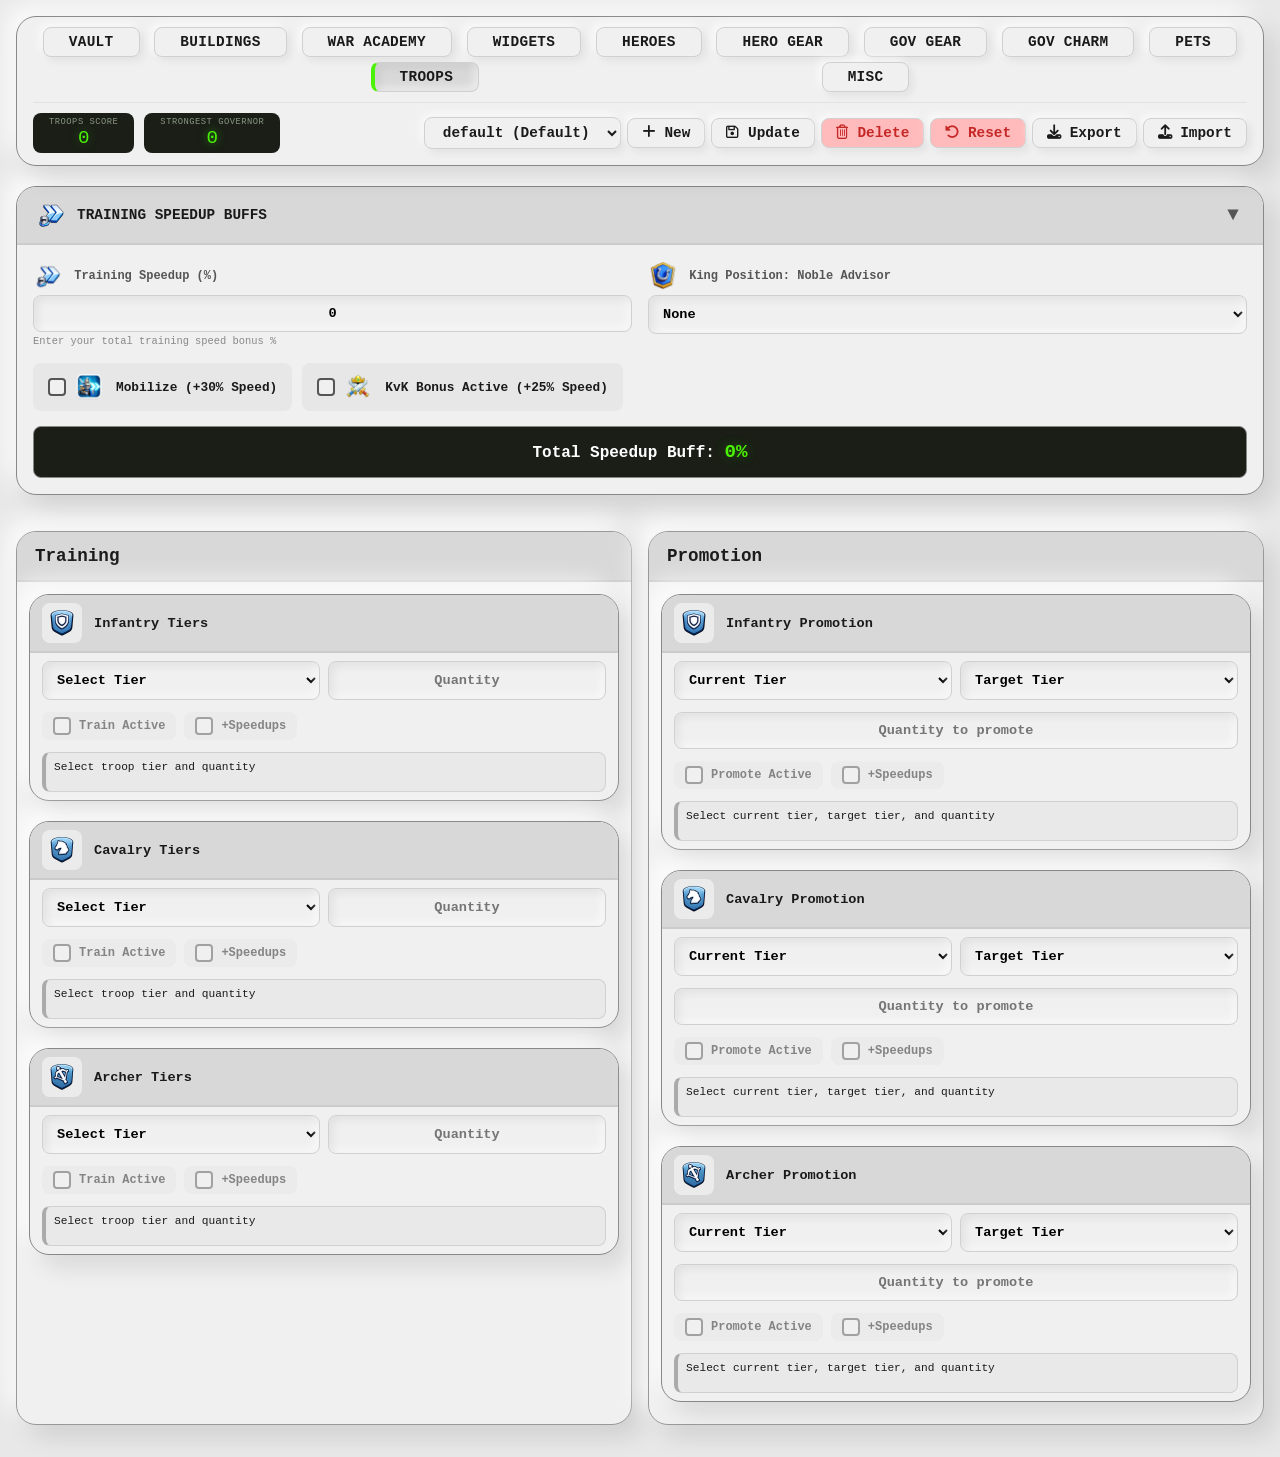
<file: troops.html>
<!DOCTYPE html>
<html lang="en">

	<head>
		<meta charset="UTF-8">
		<meta name="viewport" content="width=device-width, initial-scale=1.0, user-scalable=yes">
		<title>Strongest Governor - Troops</title>
		<link rel="preconnect" href="https://cdnjs.cloudflare.com">
		<link rel="dns-prefetch" href="https://cdnjs.cloudflare.com">
		<link rel="preload" as="style" href="style.css">
		<link rel="preload" as="script" href="js/app.js">
		<meta http-equiv="Cache-Control" content="public, max-age=31536000, immutable">
		<style>
			.items-grid {
				display: grid;
				gap: 16px;
				grid-template-columns: 1fr;
			}

			@media (min-width:769px) {
				.items-grid {
					grid-template-columns: repeat(auto-fill, minmax(380px, 1fr));
				}
			}

			.item-card {
				overflow: hidden;
				background: #f0f0f0;
				border: 1px solid #888;
				border-radius: 20px;
				box-shadow: 8px 8px 16px rgba(0, 0, 0, 0.08), -8px -8px 16px rgba(255, 255, 255, 0.7);
				content-visibility: auto;
				contain-intrinsic-size: 280px;
			}

		</style>
		<link rel="stylesheet" href="style.css">
		<link rel="shortcut icon" href="favicon.ico" type="image/x-icon">
		<link rel="stylesheet" href="https://cdnjs.cloudflare.com/ajax/libs/font-awesome/6.5.0/css/all.min.css">
	</head>

	<body>
		<div class="loading-overlay" id="loadingOverlay">
			<div class="loading-spinner">
				<div class="spinner"></div>
				<p>Loading Troops Data...</p>
			</div>
		</div>
		<div class="navbar">
			<div class="navbar-row-1">
				<label class="hamburger" id="hamburgerIcon">
					<input type="checkbox" id="hamburgerCheckbox" onclick="toggleNavMenu()" />
					<svg viewBox="0 0 32 32">
						<path class="line line-top-bottom" d="M27 10 13 10C10.8 10 9 8.2 9 6 9 3.5 10.8 2 13 2 15.2 2 17 3.8 17 6L17 26C17 28.2 18.8 30 21 30 23.2 30 25 28.2 25 26 25 23.8 23.2 22 21 22L7 22"></path>
						<path class="line" d="M7 16 27 16"></path>
					</svg>
				</label>
				<div class="nav-links" id="navLinks">
					<a href="index.html" class="nav-link">VAULT</a>
					<a href="buildings.html" class="nav-link">BUILDINGS</a>
					<a href="war-academy.html" class="nav-link">WAR ACADEMY</a>
					<a href="widgets.html" class="nav-link">WIDGETS</a>
					<a href="heroes.html" class="nav-link">HEROES</a>
					<a href="hero-gear.html" class="nav-link">HERO GEAR</a>
					<a href="gov-gear.html" class="nav-link">GOV GEAR</a>
					<a href="gov-charm.html" class="nav-link">GOV CHARM</a>
					<a href="pets.html" class="nav-link">PETS</a>
					<a href="troops.html" class="nav-link active" aria-current="page">TROOPS</a>
					<a href="misc.html" class="nav-link">MISC</a>
				</div>
				<button class="action_has has_saved preset-hamburger" aria-label="Preset Menu" type="button" onclick="togglePresetMenu()">
					<svg aria-hidden="true" xmlns="http://www.w3.org/2000/svg" stroke-linejoin="round" stroke-linecap="round" stroke-width="2" viewBox="0 0 24 24" stroke="currentColor" fill="none">
						<path d="m19,21H5c-1.1,0-2-.9-2-2V5c0-1.1.9-2,2-2h11l5,5v11c0,1.1-.9,2-2,2Z"></path>
						<path d="M7 3L7 8L15 8"></path>
						<path d="M17 20L17 13L7 13L7 20"></path>
					</svg>
				</button>
			</div>
			<div class="navbar-row-2">
				<div class="scoreboard-total">
					<div class="scoreboard">
						<div class="lcd-label">TROOPS SCORE</div>
						<div class="lcd-value" id="globalScoreDisplay">0</div>
					</div>
					<div class="scoreboard">
						<div class="lcd-label">Strongest Governor</div>
						<div class="lcd-value" id="globalTotalScoreDisplay">0</div>
					</div>
				</div>
				<div class="preset-controls">
					<div class="preset-dropdown" id="presetDropdown">
						<select id="presetSelect" class="preset-select" onchange="loadPreset(this.value)"></select>
						<button class="preset-btn" onclick="createNewPreset()" title="Create New Preset"><i class="fa-solid fa-plus"></i> New</button>
						<button class="preset-btn" onclick="updatePreset(currentPreset)" title="Update Current Preset"><i class="fa-regular fa-floppy-disk"></i> Update</button>
						<button class="preset-btn btn-delete" onclick="deletePreset(currentPreset)" title="Delete Preset"><i class="fa-regular fa-trash-can"></i> Delete</button>
						<button class="btn-reset" onclick="resetWithConfirmation()"><i class="fa-solid fa-rotate-left"></i> Reset</button>
						<button class="preset-btn" onclick="exportPreset()" title="Export Presets as JSON"><i class="fa-solid fa-download"></i> Export</button>
						<button class="preset-btn" onclick="importPreset()" title="Import Presets from JSON"><i class="fa-solid fa-upload"></i> Import</button>
					</div>
				</div>
			</div>
		</div>
		<div class="app-container">
			<!-- Training Speedup Buff Card - Collapsible -->
			<div class="collapsible-section" data-section-id="training_speedups">
				<div class="collapsible-header">
					<div class="header-content">
						<img src="assets/training_speedup.webp" onerror="this.style.display='none';" alt="Speed">
						<span>TRAINING SPEEDUP BUFFS</span>
					</div>
					<span class="toggle-icon">▼</span>
				</div>
				<div class="collapsible-body">
					<div class="buff-row">
						<div class="buff-field">
							<label><img src="assets/training_speedup.webp" onerror="this.style.display='none';" style="height:30px;width:30px;vertical-align:middle;margin-right:4px;" alt="Training"> Training Speedup (%)</label>
							<input type="text" style="text-align: center;" id="globalTrainingBuffPercent" value="0" placeholder="e.g., 121" oninput="updateTrainingSpeedupBuffs()">
							<small>Enter your total training speed bonus %</small>
						</div>
						<div class="buff-field">
							<label><img src="assets/noble_advisor.webp" onerror="this.style.display='none';" style="height:30px;width:30px;vertical-align:middle;margin-right:4px;" alt="King"> King Position: Noble Advisor</label>
							<select id="globalTrainingKingPosition" onchange="updateTrainingSpeedupBuffs()">
								<option value="0">None</option>
								<option value="10">Chief Minister (10%)</option>
								<option value="50">Noble Advisor (50%)</option>
							</select>
						</div>
					</div>
					<div class="checkbox-group" style="margin-bottom: 15px;">
						<label class="checkbox-label">
							<input class="checkbox" type="checkbox" id="globalTrainingMobilizeCheckbox" onchange="updateTrainingSpeedupBuffs()"> <img src="assets/mobilize_icon.webp" onerror="this.style.display='none';" style="height:30px;width:30px;vertical-align:middle;margin-right:4px;" alt="Mobilize"> Mobilize (+30% Speed) </label>
						<label class="checkbox-label">
							<input class="checkbox" type="checkbox" id="globalTrainingKvKBonusCheckbox" onchange="updateTrainingSpeedupBuffs()"> <img src="assets/kvk_icon.webp" onerror="this.style.display='none';" style="height:30px;width:30px;vertical-align:middle;margin-right:4px;" alt="KvK"> KvK Bonus Active (+25% Speed) </label>
					</div>
					<div class="buff-total">
						<strong>Total Speedup Buff:</strong>
						<span id="globalTrainingTotalBuffDisplay">0%</span>
					</div>
				</div>
			</div>
			<div class="items-grid troops-grid" id="troopsGrid"></div>
		</div>
		<script src="js/app.js"></script>
		<script src="js/troops.js"></script>
		<script>
			window.addEventListener('DOMContentLoaded', async () => {
				showLoading();
				loadPresetsFromStorage();
				initializeInputValidation();
				loadTrainingSpeedupBuffs();
				await loadGameData(["Troops", "Points"]);
				const renderTroops = () => {
					if (typeof loadTroops === 'function') {
						loadTroops();
					}
				};
				if ('requestIdleCallback' in window) {
					requestIdleCallback(renderTroops);
				} else {
					setTimeout(renderTroops, 10);
				}
				setTimeout(() => {
					if (currentPreset && allPresets[currentPreset]) {
						applyPresetToCurrentPage(allPresets[currentPreset]);
					}
					if (typeof initCollapsibleSections === 'function') {
						initCollapsibleSections();
					}
					hideLoading();
				}, 150);
				window.addEventListener('vaultUpdate', () => {
					if (typeof refreshCalculations === 'function') refreshCalculations();
					if (typeof refreshTroopsCalculations === 'function') refreshTroopsCalculations();
				});
				window.addEventListener('presetLoaded', () => {
					if (typeof updateTrainingSpeedupBuffs === 'function') updateTrainingSpeedupBuffs();
				});
			});

		</script>
	</body>

</html>
</file>
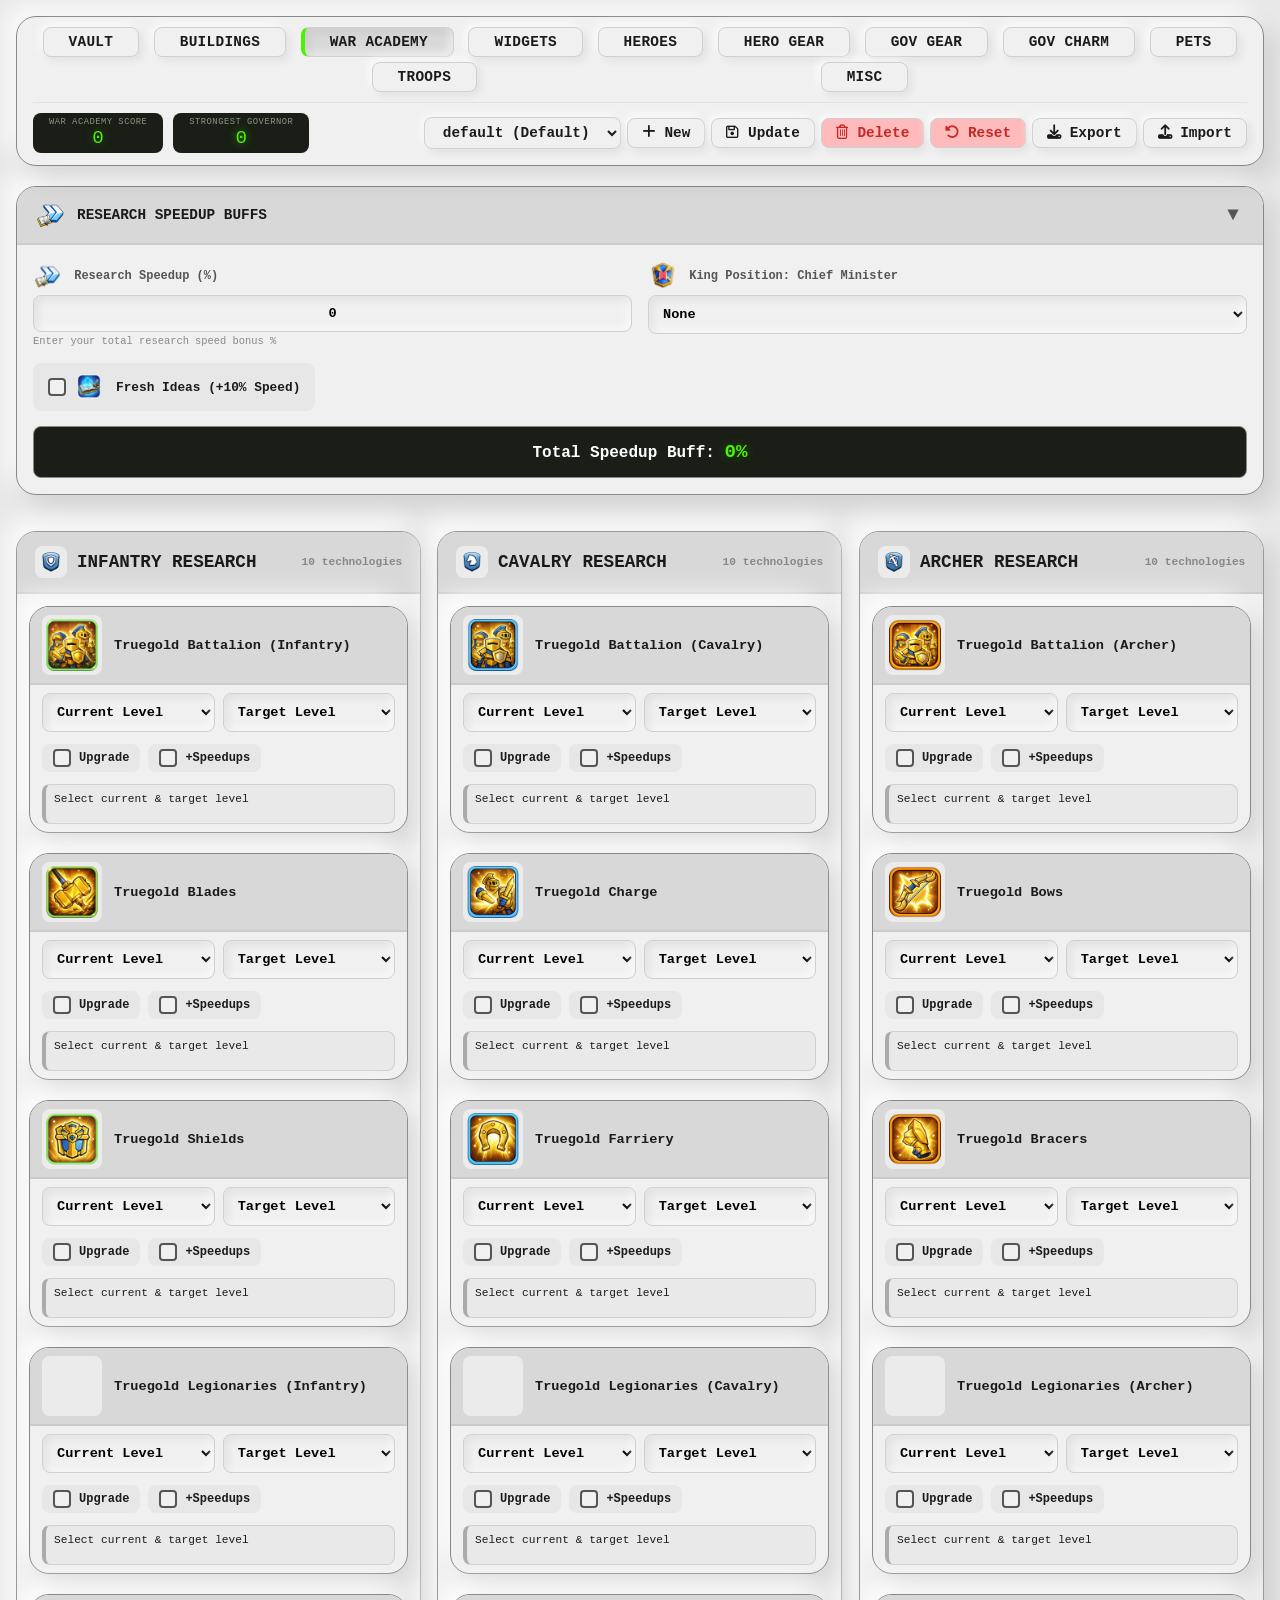
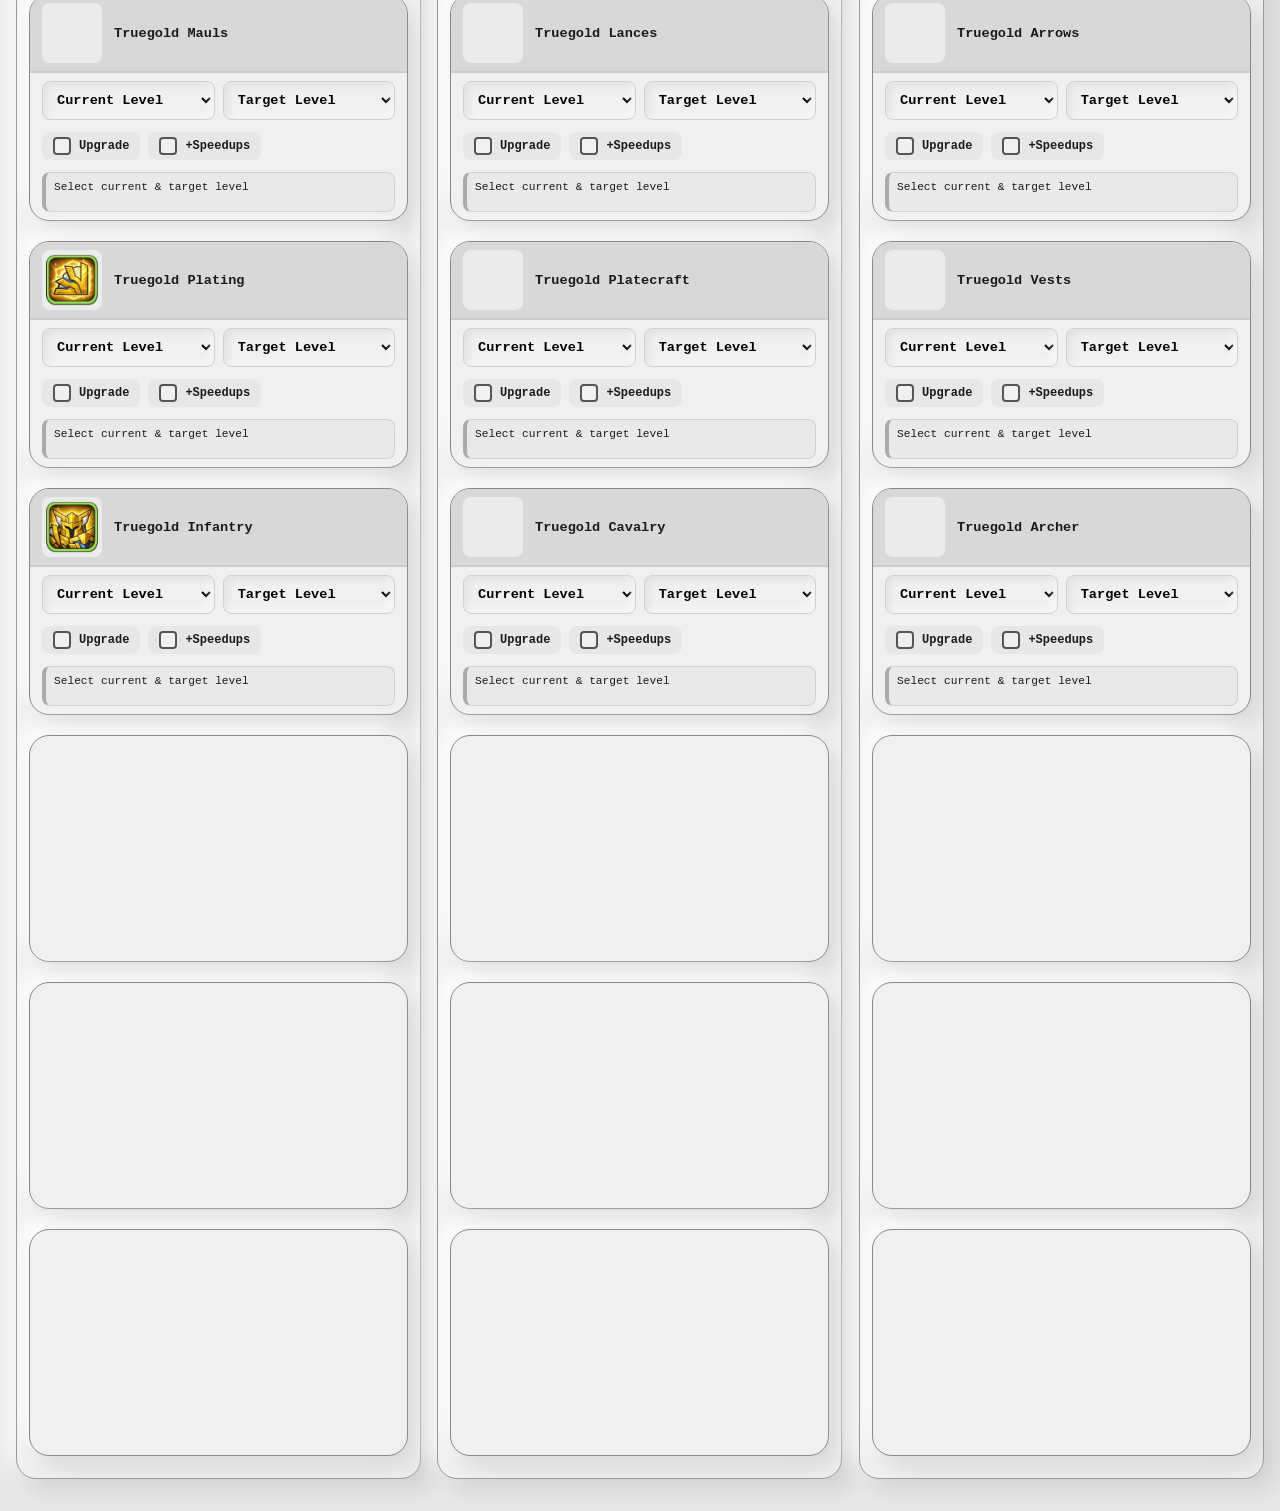
<file: war-academy.html>
<!DOCTYPE html>
<html lang="en">

	<head>
		<meta charset="UTF-8">
		<meta name="viewport" content="width=device-width, initial-scale=1.0, user-scalable=yes">
		<title>Strongest Governor - War Academy</title>
		<link rel="preconnect" href="https://cdnjs.cloudflare.com">
		<link rel="dns-prefetch" href="https://cdnjs.cloudflare.com">
		<link rel="preload" as="style" href="style.css">
		<link rel="preload" as="script" href="js/app.js">
		<meta http-equiv="Cache-Control" content="public, max-age=31536000, immutable">
		<style>
			.items-grid {
				display: grid;
				gap: 16px;
				grid-template-columns: 1fr;
			}

			@media (min-width:769px) {
				.items-grid {
					grid-template-columns: repeat(auto-fill, minmax(380px, 1fr));
				}
			}

			.item-card {
				overflow: hidden;
				background: #f0f0f0;
				border: 1px solid #888;
				border-radius: 20px;
				box-shadow: 8px 8px 16px rgba(0, 0, 0, 0.08), -8px -8px 16px rgba(255, 255, 255, 0.7);
				content-visibility: auto;
				contain-intrinsic-size: 280px;
			}

		</style>
		<link rel="stylesheet" href="style.css">
		<link rel="shortcut icon" href="favicon.ico" type="image/x-icon">
		<link rel="stylesheet" href="https://cdnjs.cloudflare.com/ajax/libs/font-awesome/6.5.0/css/all.min.css">
	</head>

	<body>
		<div class="loading-overlay" id="loadingOverlay">
			<div class="loading-spinner">
				<div class="spinner"></div>
				<p>Loading Research Data...</p>
			</div>
		</div>
		<div class="navbar">
			<div class="navbar-row-1">
				<label class="hamburger" id="hamburgerIcon">
					<input type="checkbox" id="hamburgerCheckbox" onclick="toggleNavMenu()" />
					<svg viewBox="0 0 32 32">
						<path class="line line-top-bottom" d="M27 10 13 10C10.8 10 9 8.2 9 6 9 3.5 10.8 2 13 2 15.2 2 17 3.8 17 6L17 26C17 28.2 18.8 30 21 30 23.2 30 25 28.2 25 26 25 23.8 23.2 22 21 22L7 22"></path>
						<path class="line" d="M7 16 27 16"></path>
					</svg>
				</label>
				<div class="nav-links" id="navLinks">
					<a href="index.html" class="nav-link">VAULT</a>
					<a href="buildings.html" class="nav-link">BUILDINGS</a>
					<a href="war-academy.html" class="nav-link active" aria-current="page">WAR ACADEMY</a>
					<a href="widgets.html" class="nav-link">WIDGETS</a>
					<a href="heroes.html" class="nav-link">HEROES</a>
					<a href="hero-gear.html" class="nav-link">HERO GEAR</a>
					<a href="gov-gear.html" class="nav-link">GOV GEAR</a>
					<a href="gov-charm.html" class="nav-link">GOV CHARM</a>
					<a href="pets.html" class="nav-link">PETS</a>
					<a href="troops.html" class="nav-link">TROOPS</a>
					<a href="misc.html" class="nav-link">MISC</a>
				</div>
				<button class="action_has has_saved preset-hamburger" aria-label="Preset Menu" type="button" onclick="togglePresetMenu()">
					<svg aria-hidden="true" xmlns="http://www.w3.org/2000/svg" stroke-linejoin="round" stroke-linecap="round" stroke-width="2" viewBox="0 0 24 24" stroke="currentColor" fill="none">
						<path d="m19,21H5c-1.1,0-2-.9-2-2V5c0-1.1.9-2,2-2h11l5,5v11c0,1.1-.9,2-2,2Z"></path>
						<path d="M7 3L7 8L15 8"></path>
						<path d="M17 20L17 13L7 13L7 20"></path>
					</svg>
				</button>
			</div>
			<div class="navbar-row-2">
				<div class="scoreboard-total">
					<div class="scoreboard">
						<div class="lcd-label">WAR ACADEMY SCORE</div>
						<div class="lcd-value" id="globalScoreDisplay">0</div>
					</div>
					<div class="scoreboard">
						<div class="lcd-label">Strongest Governor</div>
						<div class="lcd-value" id="globalTotalScoreDisplay">0</div>
					</div>
				</div>
				<div class="preset-controls">
					<div class="preset-dropdown" id="presetDropdown">
						<select id="presetSelect" class="preset-select" onchange="loadPreset(this.value)"></select>
						<button class="preset-btn" onclick="createNewPreset()" title="Create New Preset"><i class="fa-solid fa-plus"></i> New</button>
						<button class="preset-btn" onclick="updatePreset(currentPreset)" title="Update Current Preset"><i class="fa-regular fa-floppy-disk"></i> Update</button>
						<button class="preset-btn btn-delete" onclick="deletePreset(currentPreset)" title="Delete Preset"><i class="fa-regular fa-trash-can"></i> Delete</button>
						<button class="btn-reset" onclick="resetWithConfirmation()"><i class="fa-solid fa-rotate-left"></i> Reset</button>
						<button class="preset-btn" onclick="exportPreset()" title="Export Presets as JSON"><i class="fa-solid fa-download"></i> Export</button>
						<button class="preset-btn" onclick="importPreset()" title="Import Presets from JSON"><i class="fa-solid fa-upload"></i> Import</button>
					</div>
				</div>
			</div>
		</div>
		<div class="app-container">
			<!-- Research Speedup Buff Card - Collapsible -->
			<div class="collapsible-section" data-section-id="research_speedups">
				<div class="collapsible-header">
					<div class="header-content">
						<img src="assets/research_speedup.webp" onerror="this.style.display='none';" alt="Speed">
						<span>RESEARCH SPEEDUP BUFFS</span>
					</div>
					<span class="toggle-icon">▼</span>
				</div>
				<div class="collapsible-body">
					<div class="buff-row">
						<div class="buff-field">
							<label><img src="assets/research_speedup.webp" onerror="this.style.display='none';" style="height:30px;width:30px;vertical-align:middle;margin-right:4px;" alt="Research"> Research Speedup (%)</label>
							<input type="text" style="text-align: center;" id="globalResearchBuffPercent" value="" placeholder="e.g., 121" oninput="updateResearchSpeedupBuffs()">
							<small>Enter your total research speed bonus %</small>
						</div>
						<div class="buff-field">
							<label><img src="assets/chief_minister.webp" onerror="this.style.display='none';" style="height:30px;width:30px;vertical-align:middle;margin-right:4px;" alt="King"> King Position: Chief Minister</label>
							<select id="globalResearchKingPosition" onchange="updateResearchSpeedupBuffs()">
								<option value="0">None</option>
								<option value="10">10%</option>
								<option value="15">15% (w/High King)</option>
							</select>
						</div>
					</div>
					<div class="checkbox-group" style="margin-bottom: 15px;">
						<label class="checkbox-label">
							<input class="checkbox" type="checkbox" id="globalResearchFreshIdeasCheckbox" onchange="updateResearchSpeedupBuffs()"> <img src="assets/fresh_ideas_icon.webp" onerror="this.style.display='none';" style="height:30px;width:30px;vertical-align:middle;margin-right:4px;" alt="Fresh Ideas"> Fresh Ideas (+10% Speed) </label>
					</div>
					<div class="buff-total">
						<strong>Total Speedup Buff:</strong>
						<span id="globalResearchTotalBuffDisplay">0%</span>
					</div>
				</div>
			</div>
			<div class="items-grid" id="academyGrid"></div>
		</div>
		<script src="js/app.js"></script>
		<script src="js/war-academy.js"></script>
		<script>
			window.addEventListener('DOMContentLoaded', async () => {
				showLoading();
				loadPresetsFromStorage();
				initializeInputValidation();
				loadResearchSpeedupBuffs();
				await loadGameData(["War_Academy", "Points"]);
				const renderAcademy = () => {
					if (typeof loadWarAcademy === 'function') {
						loadWarAcademy();
					}
				};
				if ('requestIdleCallback' in window) {
					requestIdleCallback(renderAcademy);
				} else {
					setTimeout(renderAcademy, 10);
				}
				setTimeout(() => {
					if (currentPreset && allPresets[currentPreset]) {
						applyPresetToCurrentPage(allPresets[currentPreset]);
					}
					if (typeof initCollapsibleSections === 'function') {
						initCollapsibleSections();
					}
					hideLoading();
				}, 150);
				window.addEventListener('vaultUpdate', () => {
					if (typeof refreshCalculations === 'function') refreshCalculations();
				});
				window.addEventListener('presetLoaded', () => {
					if (typeof updateResearchSpeedupBuffs === 'function') updateResearchSpeedupBuffs();
				});
			});

		</script>
	</body>

</html>
</file>
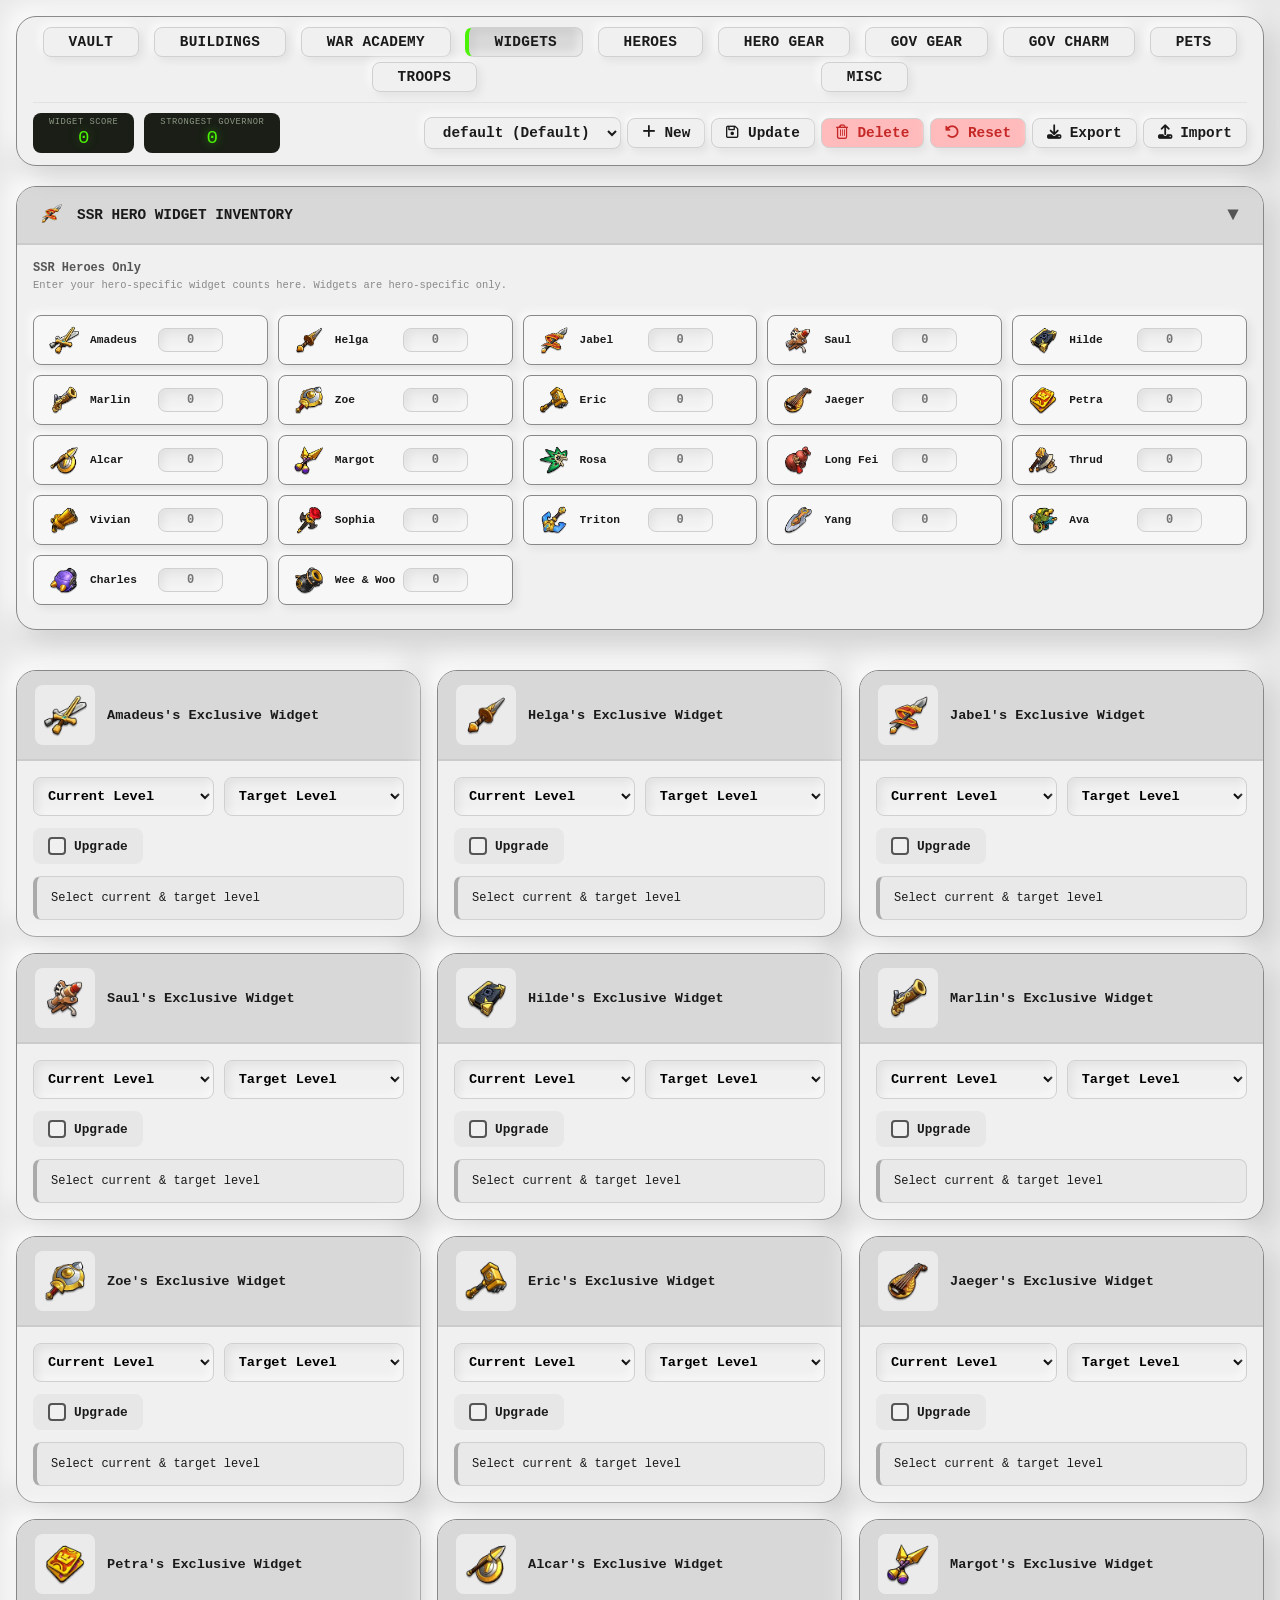
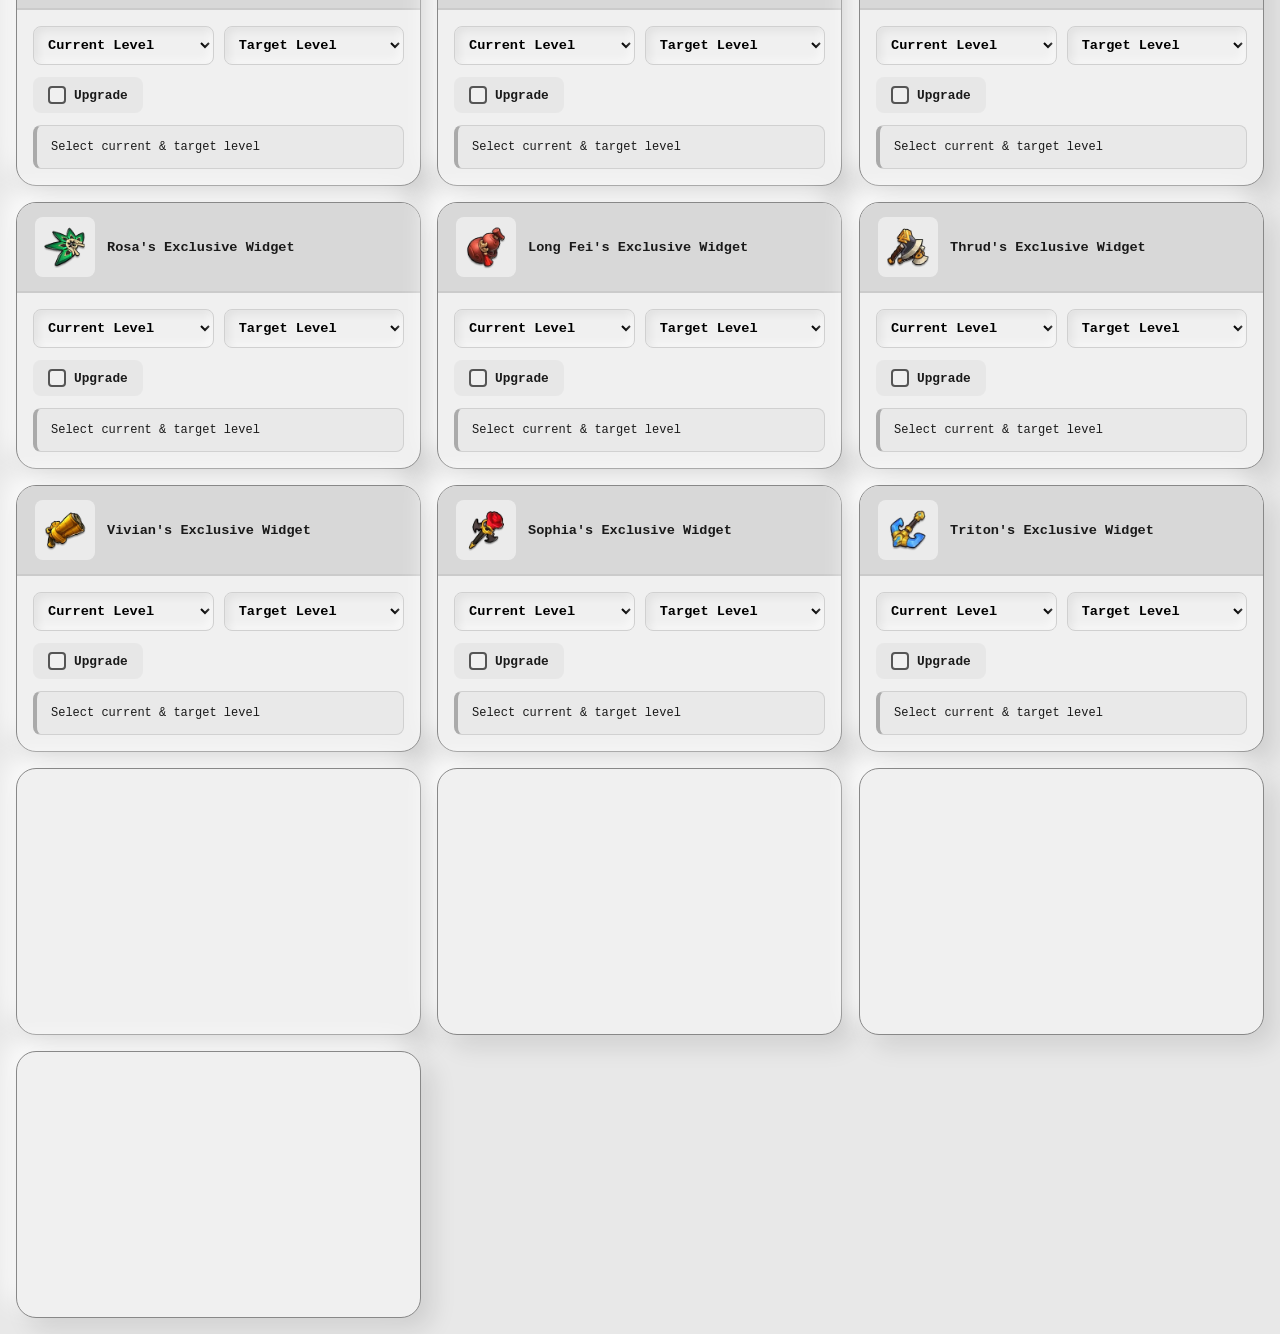
<file: widgets.html>
<!DOCTYPE html>
<html lang="en">

	<head>
		<meta charset="UTF-8">
		<meta name="viewport" content="width=device-width, initial-scale=1.0, user-scalable=yes">
		<title>Strongest Governor - Widgets</title>
		<link rel="preconnect" href="https://cdnjs.cloudflare.com">
		<link rel="dns-prefetch" href="https://cdnjs.cloudflare.com">
		<link rel="preload" as="style" href="style.css">
		<link rel="preload" as="script" href="js/app.js">
		<meta http-equiv="Cache-Control" content="public, max-age=31536000, immutable">
		<style>
			.items-grid {
				display: grid;
				gap: 16px;
				grid-template-columns: 1fr;
			}

			@media (min-width:769px) {
				.items-grid {
					grid-template-columns: repeat(auto-fill, minmax(380px, 1fr));
				}
			}

			.item-card {
				overflow: hidden;
				background: #f0f0f0;
				border: 1px solid #888;
				border-radius: 20px;
				box-shadow: 8px 8px 16px rgba(0, 0, 0, 0.08), -8px -8px 16px rgba(255, 255, 255, 0.7);
				content-visibility: auto;
				contain-intrinsic-size: 280px;
			}

			.item-card-header {
				display: flex;
				gap: 12px;
				font-weight: 700;
				padding: 14px 18px;
				align-items: center;
				background: #d8d8d8;
				border-bottom: 2px solid rgba(0, 0, 0, 0.06);
			}

			.item-card-body {
				display: flex;
				gap: 12px;
				padding: 16px;
				flex-direction: column;
			}

			.hero-shards-grid {
				display: grid;
				gap: 10px;
				grid-template-columns: repeat(auto-fill, minmax(180px, 1fr));
				padding: 8px 0;
			}

		</style>
		<link rel="stylesheet" href="style.css">
		<link rel="shortcut icon" href="favicon.ico" type="image/x-icon">
		<link rel="stylesheet" href="https://cdnjs.cloudflare.com/ajax/libs/font-awesome/6.5.0/css/all.min.css">
	</head>

	<body>
		<div class="loading-overlay" id="loadingOverlay">
			<div class="loading-spinner">
				<div class="spinner"></div>
				<p>Loading Widget Data...</p>
			</div>
		</div>
		<div class="navbar">
			<div class="navbar-row-1">
				<label class="hamburger" id="hamburgerIcon">
					<input type="checkbox" id="hamburgerCheckbox" onclick="toggleNavMenu()" />
					<svg viewBox="0 0 32 32">
						<path class="line line-top-bottom" d="M27 10 13 10C10.8 10 9 8.2 9 6 9 3.5 10.8 2 13 2 15.2 2 17 3.8 17 6L17 26C17 28.2 18.8 30 21 30 23.2 30 25 28.2 25 26 25 23.8 23.2 22 21 22L7 22"></path>
						<path class="line" d="M7 16 27 16"></path>
					</svg>
				</label>
				<div class="nav-links" id="navLinks">
					<a href="index.html" class="nav-link">VAULT</a>
					<a href="buildings.html" class="nav-link">BUILDINGS</a>
					<a href="war-academy.html" class="nav-link">WAR ACADEMY</a>
					<a href="widgets.html" class="nav-link active" aria-current="page">WIDGETS</a>
					<a href="heroes.html" class="nav-link">HEROES</a>
					<a href="hero-gear.html" class="nav-link">HERO GEAR</a>
					<a href="gov-gear.html" class="nav-link">GOV GEAR</a>
					<a href="gov-charm.html" class="nav-link">GOV CHARM</a>
					<a href="pets.html" class="nav-link">PETS</a>
					<a href="troops.html" class="nav-link">TROOPS</a>
					<a href="misc.html" class="nav-link">MISC</a>
				</div>
				<button class="action_has has_saved preset-hamburger" aria-label="Preset Menu" type="button" onclick="togglePresetMenu()">
					<svg aria-hidden="true" xmlns="http://www.w3.org/2000/svg" stroke-linejoin="round" stroke-linecap="round" stroke-width="2" viewBox="0 0 24 24" stroke="currentColor" fill="none">
						<path d="m19,21H5c-1.1,0-2-.9-2-2V5c0-1.1.9-2,2-2h11l5,5v11c0,1.1-.9,2-2,2Z"></path>
						<path d="M7 3L7 8L15 8"></path>
						<path d="M17 20L17 13L7 13L7 20"></path>
					</svg>
				</button>
			</div>
			<div class="navbar-row-2">
				<div class="scoreboard-total">
					<div class="scoreboard">
						<div class="lcd-label">WIDGET SCORE</div>
						<div class="lcd-value" id="globalScoreDisplay">0</div>
					</div>
					<div class="scoreboard">
						<div class="lcd-label">Strongest Governor</div>
						<div class="lcd-value" id="globalTotalScoreDisplay">0</div>
					</div>
				</div>
				<div class="preset-controls">
					<div class="preset-dropdown" id="presetDropdown">
						<select id="presetSelect" class="preset-select" onchange="loadPreset(this.value)"></select>
						<button class="preset-btn" onclick="createNewPreset()" title="Create New Preset"><i class="fa-solid fa-plus"></i> New</button>
						<button class="preset-btn" onclick="updatePreset(currentPreset)" title="Update Current Preset"><i class="fa-regular fa-floppy-disk"></i> Update</button>
						<button class="preset-btn btn-delete" onclick="deletePreset(currentPreset)" title="Delete Preset"><i class="fa-regular fa-trash-can"></i> Delete</button>
						<button class="btn-reset" onclick="resetWithConfirmation()"><i class="fa-solid fa-rotate-left"></i> Reset</button>
						<button class="preset-btn" onclick="exportPreset()" title="Export Presets as JSON"><i class="fa-solid fa-download"></i> Export</button>
						<button class="preset-btn" onclick="importPreset()" title="Import Presets from JSON"><i class="fa-solid fa-upload"></i> Import</button>
					</div>
				</div>
			</div>
		</div>
		<div class="app-container">
			<!-- Widget Inventory - Collapsible -->
			<div class="collapsible-section" data-section-id="widgets_inventory" style="margin-bottom: 20px;">
				<div class="collapsible-header">
					<div class="header-content">
						<img src="assets/widgets.webp" onerror="this.style.display='none';" alt="Widgets">
						<span>SSR HERO WIDGET INVENTORY</span>
					</div>
					<span class="toggle-icon">▼</span>
				</div>
				<div class="collapsible-body" id="widgetInventoryContainer"></div>
			</div>
			<div class="items-grid" id="widgetsGrid"></div>
		</div>
		<script src="js/app.js"></script>
		<script src="js/widgets.js"></script>
		<script>
			window.addEventListener('DOMContentLoaded', async () => {
				showLoading();
				loadPresetsFromStorage();
				initializeInputValidation();
				await loadGameData(["Widgets", "Hero", "Points"]);
				const renderWidgets = () => {
					if (typeof loadWidgets === 'function') {
						loadWidgets();
					}
				};
				if ('requestIdleCallback' in window) {
					requestIdleCallback(renderWidgets);
				} else {
					setTimeout(renderWidgets, 10);
				}
				setTimeout(() => {
					if (currentPreset && allPresets[currentPreset]) {
						applyPresetToCurrentPage(allPresets[currentPreset]);
					}
					if (typeof initCollapsibleSections === 'function') {
						initCollapsibleSections();
					}
					// Update widget count badge
					setTimeout(() => {
						const badge = document.getElementById('widgetCount');
						if (badge && typeof heroWidgetQuantities !== 'undefined') {
							const total = Object.values(heroWidgetQuantities).reduce((sum, val) => sum + (val || 0), 0);
							badge.textContent = total;
						}
					}, 200);
					hideLoading();
				}, 150);
				window.addEventListener('vaultUpdate', () => {
					if (typeof refreshCalculations === 'function') refreshCalculations();
					// Update badge
					const badge = document.getElementById('widgetCount');
					if (badge && typeof heroWidgetQuantities !== 'undefined') {
						const total = Object.values(heroWidgetQuantities).reduce((sum, val) => sum + (val || 0), 0);
						badge.textContent = total;
					}
				});
			});

		</script>
	</body>

</html>
</file>
<file: style.css>
/* ============================================
   CRITICAL CSS - Inlined for instant rendering
   ============================================ */
/* Root Variables */
:root {
	--lcd-bg: #1a1e16;
	--bg-main: #e8e8e8;
	--surface: #f0f0f0;
	--surface-dark: #d8d8d8;
	--text-primary: #1a1a1a;
	--text-secondary: #555;
	--text-muted: #888;
	--shadow-extruded: 8px 8px 16px rgba(0, 0, 0, 0.08), -8px -8px 16px rgba(255, 255, 255, 0.7);
	--shadow-extruded-sm: 4px 4px 8px rgba(0, 0, 0, 0.06), -4px -4px 8px rgba(255, 255, 255, 0.6);
	--shadow-extruded-lg: 12px 12px 24px rgba(0, 0, 0, 0.1), -12px -12px 24px rgba(255, 255, 255, 0.8);
	--shadow-inset: inset 4px 4px 8px rgba(0, 0, 0, 0.06), inset -4px -4px 8px rgba(255, 255, 255, 0.5);
	--color-success: #2e7d32;
	--color-success-bg: #e8f5e9;
	--color-error: #c62828;
	--color-error-bg: #ffebee;
	--color-warning: #f57c00;
	--color-warning-bg: #fff3e0;
	--color-info: #0d47a1;
	--color-info-bg: #e3f2fd;
	--lcd-glow: #4af205;
	--lcd-glow-dim: rgba(74, 242, 5, 0.3);
	--radius-sm: 8px;
	--radius-md: 14px;
	--radius-lg: 20px;
	--radius-xl: 28px;
	--transition-fast: 0.15s ease;
	--transition-normal: 0.3s cubic-bezier(0.4, 0, 0.2, 1);
	--navbar-height: 56px;
	--spacing-sm: 10px;
}
/* Base Reset - Critical */
* {
	margin: 0;
	padding: 0;
	box-sizing: border-box;
	font-family: 'Courier New', Courier, monospace;
}
body {
	display: flex;
	padding: 16px;
	min-height: 100vh;
	align-items: center;
	flex-direction: column;
	background: var(--bg-main);
	color: var(--text-primary);
}
/* Scrollbar */
::-webkit-scrollbar {
	width: 3px;
	height: 6px;
}
::-webkit-scrollbar-track {
	border-radius: 4px;
	background: var(--surface);
	box-shadow: var(--shadow-inset);
}
::-webkit-scrollbar-thumb {
	border-radius: 4px;
	background: #c0c0c0;
	border: 1px solid #aaa;
}
::-webkit-scrollbar-thumb:hover {
	background: #b0b0b0;
}
/* ============================================
   NAVBAR - FIXED LAYOUT
   ============================================ */
.navbar {
	display: flex;
	flex-direction: column;
	gap: 10px;
	top: var(--spacing-sm);
	width: 100%;
	max-width: 1400px;
	padding: 10px 16px 12px;
	margin-bottom: 20px;
	position: sticky;
	z-index: 1000;
	background: var(--surface);
	border-radius: var(--radius-lg);
	border: 1px solid var(--text-muted);
	box-shadow: var(--shadow-extruded-lg);
	transition: box-shadow var(--transition-normal);
}
.navbar:hover {
	box-shadow: var(--shadow-extruded);
}
/* ROW 1: NAV LINKS + PRESET HAMBURGER (mobile) */
.navbar-row-1 {
	display: flex;
	align-items: center;
	gap: 8px;
	flex-wrap: wrap;
	width: 100%;
	min-height: 40px;
}
/* ROW 2: SCOREBOARD + PRESET CONTROLS (desktop) */
.navbar-row-2 {
	display: flex;
	align-items: center;
	justify-content: space-between;
	gap: 12px;
	flex-wrap: wrap;
	width: 100%;
	border-top: 1px solid rgba(0, 0, 0, 0.06);
	padding-top: 10px;
}
/* Nav Links Container */
.nav-links {
	display: flex;
	justify-content: space-evenly;
	flex-wrap: wrap;
	gap: 5px;
	flex: 1;
	min-width: 0;
}
.nav-link {
	font-size: 0.9rem;
	padding: 6px 25px;
	border-radius: var(--radius-sm);
	text-decoration: none;
	background: var(--surface);
	color: var(--text-primary);
	border: 1px solid #d0d0d0;
	transition: all var(--transition-fast);
	box-shadow: var(--shadow-extruded-sm);
	font-weight: 700;
	letter-spacing: 0.3px;
	white-space: nowrap;
}
.nav-link:hover {
	transform: translateY(-1px);
	box-shadow: var(--shadow-extruded);
	border-left: 2px solid var(--lcd-glow);
	border-bottom: 2px solid var(--lcd-glow);
}
.nav-link:active {
	transform: translateY(1px);
	box-shadow: var(--shadow-inset);
}
.nav-link.active {
	background: var(--surface-dark);
	box-shadow: var(--shadow-inset);
	border-left: 4px solid var(--lcd-glow);
	color: var(--text-primary);
}
/* Scoreboard */
.scoreboard-total {
	display: flex;
	gap: 10px;
	align-items: center;
	flex-wrap: wrap;
	flex: 1;
}
.scoreboard {
	padding: 4px 16px;
	text-align: center;
	border-radius: var(--radius-sm);
	background: var(--lcd-bg);
	min-width: 70px;
}
.scoreboard .lcd-label {
	font-size: 0.55rem;
	color: #8a9682;
	text-transform: uppercase;
	letter-spacing: 0.5px;
	white-space: nowrap;
}
.scoreboard .lcd-value {
	font-size: 1.2rem;
	color: var(--lcd-glow);
	font-family: 'Courier New', monospace;
	text-shadow: 0 0 12px var(--lcd-glow-dim);
	transition: text-shadow var(--transition-normal);
	white-space: nowrap;
}
.scoreboard:hover .lcd-value {
	text-shadow: 0 0 20px var(--lcd-glow-dim), 0 0 40px rgba(74, 242, 5, 0.2);
}
/* Preset Controls - Desktop */
.preset-controls {
	display: flex;
	gap: 6px;
	align-items: center;
	flex-shrink: 0;
}
.preset-select:focus {
	outline: none;
	box-shadow: var(--shadow-inset);
}
.preset-btn,
.btn-reset, .preset-select {
	cursor: pointer;
	font-size: 0.9rem;
	padding: 6px 14px;
	border-radius: var(--radius-sm);
	background: var(--surface);
	border: 1px solid #d0d0d0;
	box-shadow: var(--shadow-extruded-sm);
	font-weight: 700;
	color: var(--text-primary);
	transition: all var(--transition-fast);
	white-space: nowrap;
}
.preset-btn:hover,
.btn-reset:hover {
	transform: translateY(-1px);
	box-shadow: var(--shadow-extruded);
}
.preset-btn:active,
.btn-reset:active {
	transform: translateY(1px);
	box-shadow: var(--shadow-inset);
}
.btn-delete, .btn-reset {
	background: #ffbbbb;
	color: var(--color-error);
}
.btn-delete:hover, .btn-reset:hover {
	background: #ff9999;
}
/* Hamburger - Desktop hidden */
.hamburger {
	display: none;
	cursor: pointer;
	border-radius: var(--radius-sm);
	background: var(--surface);
	transition: all var(--transition-fast);
	box-shadow: var(--shadow-extruded-sm);
	flex-shrink: 0;
	padding: 4px;
}
.hamburger input {
	display: none;
}
.hamburger svg {
	height: 2em;
	display: block;
	aspect-ratio: 1;
	transition: transform 0.6s cubic-bezier(0.4, 0, 0.2, 1);
}
.hamburger:active {
	box-shadow: var(--shadow-inset);
	transform: translateY(1px);
}
.line {
	fill: none;
	stroke-width: 3;
	stroke-linecap: round;
	stroke-linejoin: round;
	stroke: var(--text-primary);
	transition: stroke-dasharray 0.6s cubic-bezier(0.4, 0, 0.2, 1),
		stroke-dashoffset 0.6s cubic-bezier(0.4, 0, 0.2, 1);
}
.line-top-bottom {
	stroke-dasharray: 12 63;
}
.hamburger.active svg {
	transform: rotate(-45deg);
}
.hamburger.active svg .line-top-bottom {
	stroke-dasharray: 20 300;
	stroke-dashoffset: -32.42;
}
/* Preset Hamburger - Desktop hidden, Mobile visible */
.preset-hamburger {
	display: none;
}
.action_has {
	cursor: pointer;
	display: flex;
	align-items: center;
	justify-content: center;
	height: 2.2em;
	width: 2.2em;
	padding: 0;
	border: none;
	border-radius: var(--radius-sm);
	background: var(--surface);
	box-shadow: var(--shadow-extruded-sm);
	transition: all var(--transition-fast);
	flex-shrink: 0;
}
.action_has:hover {
	box-shadow: var(--shadow-extruded);
	transform: translateY(-1px);
}
.action_has:active {
	box-shadow: var(--shadow-inset);
	transform: translateY(1px);
}
.has_saved svg {
	overflow: visible;
	height: 2em;
	width: 2em;
}
/* Preset Dropdown */
.preset-dropdown {
	display: flex;
	gap: 6px;
	align-items: center;
	flex-wrap: wrap;
}
.preset-dropdown .preset-select,
.preset-dropdown .preset-btn,
.preset-dropdown .btn-reset {
	display: block;
}
/* App Container */
.app-container {
	display: flex;
	gap: 20px;
	width: 100%;
	max-width: 1400px;
	flex-direction: column;
}
/* Vault Section */
.vault-section {
	padding: 24px;
	background: var(--surface);
	border-radius: var(--radius-lg);
	border: 1px solid var(--text-muted);
	box-shadow: var(--shadow-extruded-lg);
	transition: box-shadow var(--transition-normal);
}
.vault-section:hover {
	box-shadow: var(--shadow-extruded);
}
.vault-section h2 {
	font-size: 1.1rem;
	letter-spacing: 1px;
	margin-bottom: 16px;
	text-transform: uppercase;
	color: var(--text-primary);
	display: flex;
	align-items: center;
	gap: 10px;
}
.vault-grid {
	display: grid;
	gap: 12px;
	grid-template-columns: repeat(auto-fill, minmax(150px, 1fr));
}
.vault-item {
	padding: 12px;
	border-radius: var(--radius-sm);
	background: rgba(255, 255, 255, 0.5);
	border: 1px solid var(--text-muted);
	box-shadow: var(--shadow-extruded-sm);
	transition: all var(--transition-fast);
}
.vault-item:hover {
	box-shadow: var(--shadow-extruded);
	transform: translateY(-2px);
}
.vault-label {
	display: flex;
	gap: 8px;
	margin-bottom: 8px;
	align-items: center;
}
.vault-label img {
	width: 36px;
	height: 36px;
	object-fit: contain;
}
.vault-label label {
	font-size: 0.7rem;
	text-transform: uppercase;
	font-weight: 700;
	color: var(--text-secondary);
}
.vault-item input {
	width: 100%;
	padding: 8px;
	font-size: 0.75rem;
	text-align: center;
	border-radius: var(--radius-sm);
	background: var(--surface);
	border: 1px solid #d0d0d0;
	box-shadow: var(--shadow-inset);
	transition: all var(--transition-fast);
	font-weight: 700;
}
.vault-item input:focus {
	outline: none;
	box-shadow: var(--shadow-inset);
}
.vault-item input::placeholder {
	color: #bbb;
	font-weight: 400;
}
/* Items Grid */
.items-grid {
	display: grid;
	gap: 16px;
	grid-template-columns: repeat(auto-fill, minmax(380px, 1fr));
}
.hero-gear-grid {
	grid-template-columns: 1fr 1fr;
	gap: 16px;
}
/* Item Cards */
.item-card {
	overflow: hidden;
	background: var(--surface);
	border: 1px solid var(--text-muted);
	border-radius: var(--radius-lg);
	box-shadow: var(--shadow-extruded-lg);
	transition: all var(--transition-normal);
	content-visibility: auto;
	contain-intrinsic-size: 280px;
}
.item-card:hover {
	box-shadow: var(--shadow-extruded);
	transform: translateY(-2px);
}
.item-card-header {
	display: flex;
	gap: 12px;
	font-size: 0.85rem;
	font-weight: 700;
	padding: 14px 18px;
	align-items: center;
	background: var(--surface-dark);
	border-bottom: 2px solid rgba(0, 0, 0, 0.06);
}
.item-card-header img {
	width: 50px;
	height: 50px;
	object-fit: contain;
	border-radius: var(--radius-sm);
	background: rgba(255, 255, 255, 0.5);
	padding: 4px;
}
.item-card-body {
	display: flex;
	gap: 12px;
	padding: 16px;
	flex-direction: column;
}
/* Level Controls */
.level-controls {
	display: grid;
	gap: 10px;
	grid-template-columns: 1fr 1fr;
}
.level-controls select,
.level-controls input {
	width: 100%;
	padding: 10px;
	font-size: 0.85rem;
	border-radius: var(--radius-sm);
	background: var(--surface);
	border: 1px solid #d0d0d0;
	box-shadow: var(--shadow-inset);
	transition: all var(--transition-fast);
	font-weight: 700;
	cursor: pointer;
}
.level-controls select:focus,
.level-controls input:focus {
	outline: none;
	box-shadow: var(--shadow-inset);
}
/* Checkbox Group */
.checkbox-group {
	display: flex;
	flex-wrap: wrap;
	gap: 10px;
	align-items: center;
	justify-content: flex-start;
}
.checkbox-label {
	display: inline-flex;
	gap: 8px;
	padding: 8px 14px;
	cursor: pointer;
	font-size: 0.8rem;
	border-radius: var(--radius-sm);
	align-items: center;
	background: rgba(0, 0, 0, 0.04);
	border: 1px solid transparent;
	transition: all var(--transition-fast);
	font-weight: 700;
	user-select: none;
}
.checkbox-label:hover {
	background: rgba(0, 0, 0, 0.08);
	border-color: var(--text-muted);
}
.checkbox-label input[type="checkbox"] {
	margin: 0;
	width: 18px;
	height: 18px;
	cursor: pointer;
	flex-shrink: 0;
}
.checkbox {
	appearance: none;
	width: 20px;
	height: 20px;
	border-radius: 4px;
	border: 2px solid var(--text-secondary);
	background: var(--surface);
	position: relative;
	transition: all var(--transition-fast);
	cursor: pointer;
	flex-shrink: 0;
}
.checkbox::after {
	content: "✓";
	position: absolute;
	top: 20%;
	left: 60%;
	transform: translate(-50%, -50%) scale(0);
	font-size: 20px;
	font-weight: 700;
	transition: transform var(--transition-fast);
}
.checkbox:checked {
	background: rgba(74, 242, 5, 0.1);
}
.checkbox:checked::after {
	transform: translate(-50%, -50%) scale(1);
}
/* Status Pane */
.status-pane {
	padding: 12px 14px;
	font-size: 0.75rem;
	border-radius: var(--radius-sm);
	background: rgba(0, 0, 0, 0.03);
	border: 1px solid #d0d0d0;
	border-left: 4px solid #aaa;
	transition: all var(--transition-fast);
	min-height: 40px;
	line-height: 1.5;
}
.status-pane strong {
	font-size: 0.8rem;
}
.status-ok {
	background: var(--color-success-bg);
	border-left-color: var(--color-success);
}
.status-error {
	background: var(--color-error-bg);
	border-left-color: var(--color-error);
}
.status-warning {
	background: var(--color-warning-bg);
	border-left-color: var(--color-warning);
}
.status-info {
	background: var(--color-info-bg);
	border-left-color: var(--color-info);
}
/* Resource Tags */
.cost-grid {
	display: flex;
	flex-wrap: wrap;
	gap: 6px;
	margin-top: 6px;
}
.resource-tag {
	display: inline-flex;
	gap: 4px;
	font-size: 0.7rem;
	padding: 3px 8px;
	border-radius: 20px;
	align-items: center;
	background: rgba(255, 255, 255, 0.7);
	border: 1px solid #d0d0d0;
	box-shadow: var(--shadow-extruded-sm);
	font-weight: 700;
	transition: all var(--transition-fast);
}
.resource-tag:hover {
	transform: scale(1.02);
	box-shadow: var(--shadow-extruded);
}
.resource-tag img {
	width: 24px;
	height: 24px;
	object-fit: contain;
}
.text-deficit {
	color: var(--color-error);
	font-weight: 700;
}
.text-remaining {
	color: var(--color-success);
	font-weight: 700;
}
.text-warning {
	color: var(--color-warning);
	font-weight: 700;
}
.resource-group-label {
	font-size: 0.7rem;
	font-weight: 700;
	color: var(--text-secondary);
	margin: 4px 0 2px 0;
	width: 100%;
}
/* Speedup Buff Card */
.speedup-buff-card {
	overflow: hidden;
	margin-bottom: 20px;
	background: var(--surface);
	border-radius: var(--radius-lg);
	border: 1px solid var(--text-muted);
	box-shadow: var(--shadow-extruded-lg);
	transition: all var(--transition-normal);
}
.speedup-buff-card:hover {
	box-shadow: var(--shadow-extruded);
}
.speedup-buff-header {
	font-size: 0.9rem;
	font-weight: 700;
	padding: 14px 20px;
	letter-spacing: 1px;
	background: var(--surface-dark);
	text-transform: uppercase;
	border-bottom: 2px solid rgba(0, 0, 0, 0.06);
	display: flex;
	align-items: center;
	gap: 10px;
}
.speedup-buff-body {
	padding: 20px;
}
.buff-row {
	display: flex;
	flex-wrap: wrap;
	gap: 16px;
	margin-bottom: 16px;
}
.buff-field {
	flex: 1;
	min-width: 200px;
}
.buff-field label {
	display: block;
	font-size: 0.75rem;
	font-weight: 700;
	margin-bottom: 4px;
	color: var(--text-secondary);
}
.buff-field input,
.buff-field select {
	width: 100%;
	padding: 10px;
	font-size: 0.85rem;
	border-radius: var(--radius-sm);
	background: var(--surface);
	border: 1px solid #d0d0d0;
	box-shadow: var(--shadow-inset);
	transition: all var(--transition-fast);
	font-weight: 700;
}
.buff-field input:focus,
.buff-field select:focus {
	outline: none;
	box-shadow: var(--shadow-inset);
}
.buff-field small {
	display: block;
	margin-top: 3px;
	font-size: 0.65rem;
	color: var(--text-muted);
}
.buff-total {
	margin-top: 12px;
	padding: 14px 20px;
	text-align: center;
	border-radius: var(--radius-sm);
	background: var(--lcd-bg);
	border: 1px solid var(--text-muted);
	font-size: 1rem;
}
.buff-total strong {
	color: #fff;
}
.buff-total span {
	font-weight: 700;
	font-size: 1.2rem;
	color: var(--lcd-glow);
	text-shadow: 0 0 12px var(--lcd-glow-dim);
}
/* Hero Flowers */
.level-controls-flowers {
	display: flex;
	flex-direction: column;
	gap: 12px;
}
.flower-control-block {
	display: flex;
	flex-direction: column;
	gap: 6px;
}
.control-label {
	color: var(--text-secondary);
	font-size: 0.7rem;
	font-weight: 700;
	letter-spacing: 0.8px;
	text-transform: uppercase;
}
.flowers-container {
	background: #1a2429;
	border: 2px solid #3a4a4a;
	border-radius: var(--radius-sm);
	display: flex;
	flex-wrap: nowrap;
	gap: 2px;
	justify-content: center;
	overflow-x: auto;
	padding: 6px 4px;
}
.flower-wrapper {
	flex: 0 0 52px;
	height: 52px;
	position: relative;
	width: 52px;
}
.flower-svg {
	display: block;
	height: 100%;
	width: 100%;
}
.petal {
	cursor: pointer;
	fill: #b0bec5;
	stroke: #3a4a4a;
	stroke-linecap: round;
	stroke-linejoin: round;
	stroke-width: 1.5px;
	transform: rotate(var(--rotate, 0deg)) scale(1);
	transition: transform var(--transition-normal), fill var(--transition-fast);
}
.petal.selected {
	fill: #f0ec12;
}
.petal:not(.selected):hover {
	fill: #cfd8dc;
	transform: rotate(var(--rotate, 0deg)) scale(1.05);
}
.petal.selected:hover {
	fill: #f0ec12;
	transform: rotate(var(--rotate, 0deg)) scale(1.05);
}
.petal:active {
	transform: rotate(var(--rotate, 0deg)) scale(0.92);
}
.center-core {
	fill: #7fa5b3;
	pointer-events: none;
	stroke: #3a4a4a;
	stroke-width: 2.5px;
}
/* Hero Shards Inventory */
.hero-shards-grid {
	display: grid;
	gap: 10px;
	grid-template-columns: repeat(auto-fill, minmax(180px, 1fr));
	padding: 8px 0;
}
.hero-shard-item {
	display: flex;
	align-items: center;
	padding: 6px 12px;
	border: 1px solid var(--text-muted);
	border-radius: var(--radius-sm);
	background: rgba(255, 255, 255, 0.5);
	box-shadow: var(--shadow-extruded-sm);
	gap: 8px;
	transition: all var(--transition-fast);
}
.hero-shard-item:hover {
	box-shadow: var(--shadow-extruded);
	transform: translateY(-1px);
}
.hero-shard-img {
	flex-shrink: 0;
	height: 36px;
	width: 36px;
	object-fit: contain;
}
.hero-shard-name {
	flex-shrink: 0;
	font-size: 0.7rem;
	font-weight: 700;
	min-width: 60px;
	overflow: hidden;
	text-overflow: ellipsis;
	white-space: nowrap;
}
.hero-shard-input {
	background: var(--surface);
	border: 1px solid #d0d0d0;
	border-radius: var(--radius-sm);
	box-shadow: var(--shadow-inset);
	flex-shrink: 0;
	font-size: 0.75rem;
	padding: 4px 8px;
	text-align: center;
	width: 65px;
	font-weight: 700;
	transition: all var(--transition-fast);
}
.hero-shard-input:focus {
	outline: none;
	box-shadow: var(--shadow-inset);
}
/* Loading Overlay */
.loading-overlay {
	position: fixed;
	top: 0;
	left: 0;
	right: 0;
	bottom: 0;
	background: rgba(0, 0, 0, 0.5);
	backdrop-filter: blur(4px);
	display: none;
	align-items: center;
	justify-content: center;
	z-index: 9999;
}
.loading-overlay.active {
	display: flex;
}
.loading-spinner {
	background: var(--surface);
	padding: 30px 40px;
	border-radius: var(--radius-lg);
	border: 1px solid var(--text-muted);
	box-shadow: var(--shadow-extruded-lg);
	text-align: center;
}
.loading-spinner .spinner {
	width: 50px;
	height: 50px;
	margin: 0 auto 16px;
	border: 4px solid var(--surface-dark);
	border-top-color: var(--lcd-glow);
	border-radius: 50%;
	animation: spin 0.8s linear infinite;
}
.loading-spinner p {
	font-weight: 700;
	color: var(--text-secondary);
}
@keyframes spin {
	to {
		transform: rotate(360deg);
	}
}
/* Menu Overlay */
.menu-overlay {
	position: fixed;
	top: 0;
	left: 0;
	right: 0;
	bottom: 0;
	background: rgba(0, 0, 0, 0.3);
	backdrop-filter: blur(2px);
	display: none;
	z-index: 999;
}
.menu-overlay.active {
	display: block;
	animation: fadeIn 0.2s ease-out;
}
@keyframes fadeIn {
	from {
		opacity: 0;
	}
	to {
		opacity: 1;
	}
}
/* Notification System */
.app-notification {
	position: fixed;
	bottom: 20px;
	right: 20px;
	padding: 12px 24px;
	border-radius: var(--radius-sm);
	background: var(--surface);
	border: 1px solid var(--text-muted);
	box-shadow: var(--shadow-extruded-lg);
	font-weight: 700;
	font-size: 0.9rem;
	z-index: 10000;
	animation: slideIn 0.3s ease-out;
	max-width: 400px;
}
.app-notification-success {
	border-left: 4px solid var(--color-success);
	color: var(--color-success);
}
.app-notification-error {
	border-left: 4px solid var(--color-error);
	color: var(--color-error);
}
.app-notification-warning {
	border-left: 4px solid var(--color-warning);
	color: var(--color-warning);
}
.app-notification-info {
	border-left: 4px solid var(--color-info);
	color: var(--color-info);
}
@keyframes slideIn {
	from {
		opacity: 0;
		transform: translateX(100px);
	}
	to {
		opacity: 1;
		transform: translateX(0);
	}
}
/* Modal System */
.app-modal-overlay {
	position: fixed;
	top: 0;
	left: 0;
	right: 0;
	bottom: 0;
	background: rgba(0, 0, 0, 0.5);
	backdrop-filter: blur(4px);
	display: flex;
	align-items: center;
	justify-content: center;
	z-index: 99999;
	animation: modalFadeIn 0.2s ease-out;
}
.app-modal {
	background: var(--surface);
	border-radius: var(--radius-lg);
	border: 1px solid var(--text-muted);
	box-shadow: var(--shadow-extruded-lg);
	max-width: 420px;
	width: 90%;
	overflow: hidden;
	animation: modalSlideIn 0.25s ease-out;
}
.app-modal-header {
	display: flex;
	align-items: center;
	justify-content: space-between;
	padding: 16px 20px;
	background: var(--surface-dark);
	border-bottom: 2px solid rgba(0, 0, 0, 0.06);
}
.app-modal-header h3 {
	font-size: 1rem;
	font-weight: 700;
	margin: 0;
}
.app-modal-close {
	background: none;
	border: none;
	font-size: 1.2rem;
	cursor: pointer;
	color: var(--text-secondary);
	padding: 4px 8px;
	border-radius: var(--radius-sm);
	transition: all var(--transition-fast);
}
.app-modal-close:hover {
	background: rgba(0, 0, 0, 0.1);
}
.app-modal-body {
	padding: 20px;
}
.app-modal-body p {
	margin: 0 0 12px 0;
	font-size: 0.9rem;
	line-height: 1.5;
}
.app-modal-input-group {
	margin-top: 12px;
}
.app-modal-input-group label {
	display: block;
	font-size: 0.75rem;
	font-weight: 700;
	color: var(--text-secondary);
	margin-bottom: 4px;
}
.app-modal-input-group input {
	width: 100%;
	padding: 10px;
	font-size: 0.9rem;
	border-radius: var(--radius-sm);
	background: var(--surface);
	border: 1px solid #d0d0d0;
	box-shadow: var(--shadow-inset);
	font-weight: 700;
	transition: all var(--transition-fast);
}
.app-modal-input-group input:focus {
	outline: none;
	box-shadow: var(--shadow-inset);
}
.app-modal-footer {
	display: flex;
	gap: 10px;
	padding: 16px 20px;
	background: rgba(0, 0, 0, 0.02);
	border-top: 1px solid rgba(0, 0, 0, 0.06);
	justify-content: flex-end;
}
.app-modal-btn {
	padding: 8px 20px;
	border-radius: var(--radius-sm);
	border: 1px solid #d0d0d0;
	font-weight: 700;
	font-size: 0.85rem;
	cursor: pointer;
	transition: all var(--transition-fast);
}
.app-modal-btn-primary {
	background: var(--lcd-glow);
	color: #000;
	border-color: var(--lcd-glow);
}
.app-modal-btn-primary:hover {
	transform: translateY(-1px);
	box-shadow: var(--shadow-extruded-sm);
}
.app-modal-btn-secondary {
	background: var(--surface);
	color: var(--text-primary);
}
.app-modal-btn-secondary:hover {
	background: rgba(0, 0, 0, 0.05);
}
.app-modal-btn-danger {
	background: var(--color-error);
	color: #fff;
	border-color: var(--color-error);
}
.app-modal-btn-danger:hover {
	transform: translateY(-1px);
	box-shadow: var(--shadow-extruded-sm);
}
@keyframes modalFadeIn {
	from {
		opacity: 0;
	}
	to {
		opacity: 1;
	}
}
@keyframes modalSlideIn {
	from {
		opacity: 0;
		transform: scale(0.95) translateY(-10px);
	}
	to {
		opacity: 1;
		transform: scale(1) translateY(0);
	}
}
/* ============================================
   RESPONSIVE - MOBILE
   ============================================ */
@media (max-width: 768px) {
	body {
		padding: 8px;
	}
	.navbar {
		top: 5px;
		gap: 8px;
		padding: 8px 10px 10px;
		border-radius: var(--radius-md);
	}
	/* ROW 1: Hamburger + Nav Links + Preset Hamburger */
	.navbar-row-1 {
		display: flex;
		align-items: center;
		gap: 8px;
		width: 100%;
		min-height: 36px;
		flex-wrap: nowrap;
	}
	/* Show hamburger on mobile */
	.hamburger {
		display: block;
		flex-shrink: 0;
		border: 1px solid var(--text-muted);
		min-width: 36px;
		min-height: 36px;
	}
	/* Nav Links - hidden by default, shown as overlay */
	.nav-links {
		display: none;
		position: fixed;
		top: calc(var(--navbar-height) + 12px);
		left: 10px;
		width: calc(100% - 20px);
		max-width: 340px;
		max-height: 75vh;
		overflow-y: auto;
		background: var(--surface);
		border: 1px solid rgba(0, 0, 0, 0.15);
		border-radius: var(--radius-lg);
		padding: 14px;
		gap: 8px;
		grid-template-columns: 1fr 1fr;
		z-index: 1000;
		box-shadow: var(--shadow-extruded-lg);
		animation: menuSlideIn 0.25s ease-out;
		flex-wrap: wrap;
	}
	.nav-links.show {
		display: grid;
	}
	@keyframes menuSlideIn {
		from {
			opacity: 0;
			transform: translateY(-10px) scale(0.95);
		}
		to {
			opacity: 1;
			transform: translateY(0) scale(1);
		}
	}
	.nav-links .nav-link {
		background: var(--surface);
		border-radius: var(--radius-sm);
		box-shadow: var(--shadow-extruded-sm);
		display: block;
		font-size: 0.8rem;
		padding: 8px 4px;
		text-align: center;
		transition: all var(--transition-fast);
		width: 100%;
		border: 1px solid #d0d0d0;
		white-space: normal;
	}
	.nav-links .nav-link:active {
		box-shadow: var(--shadow-inset);
		transform: translateY(1px);
	}
	.nav-links .nav-link.active {
		background: var(--surface-dark);
		border-left: 4px solid var(--lcd-glow);
		box-shadow: var(--shadow-inset);
	}
	/* Show preset hamburger on mobile - in Row 1 */
	.preset-hamburger {
		display: flex;
		height: 3.2em;
		width: 3.2em;
		padding: 0;
		align-items: center;
		justify-content: center;
		border-radius: var(--radius-sm);
		flex-shrink: 0;
		margin-left: auto;
		background: var(--surface);
		box-shadow: var(--shadow-extruded-sm);
		border: 1px solid var(--text-muted);
	}
	.preset-hamburger svg {
		height: 2em;
		width: 2em;
	}
	/* ROW 2 on mobile: Scoreboard only */
	.navbar-row-2 {
		display: flex;
		align-items: center;
		gap: 8px;
		flex-wrap: wrap;
		width: 100%;
		border-top: 1px solid rgba(0, 0, 0, 0.06);
		padding-top: 8px;
		min-height: 36px;
	}
	.scoreboard-total {
		flex: 1;
		min-width: 0;
		gap: 4px;
	}
	.scoreboard {
		padding: 2px 8px;
		min-width: 0;
		flex: 1;
	}
	.scoreboard .lcd-label {
		font-size: 0.7rem;
		letter-spacing: 0.3px;
		white-space: nowrap;
	}
	.scoreboard .lcd-value {
		font-size: clamp(1rem, 2.5vw, 1.2rem);
		white-space: nowrap;
	}
	.preset-controls .preset-select,
	.preset-controls .preset-btn,
	.preset-controls .btn-reset {
		display: none !important;
	}
	.preset-controls {
		display: block !important;
		position: static;
	}
	.preset-controls .preset-select,
	.preset-controls .preset-btn,
	.preset-controls .btn-reset {
		display: none !important;
	}
	/* Preset Dropdown - Overlay on mobile */
	.preset-dropdown {
		display: none;
		position: fixed;
		top: calc(var(--navbar-height) + 12px);
		right: 10px;
		width: calc(100% - 20px);
		max-width: 320px;
		background: var(--surface);
		border: 1px solid rgba(0, 0, 0, 0.15);
		border-radius: var(--radius-lg);
		padding: 14px;
		gap: 8px;
		flex-wrap: wrap;
		align-items: center;
		z-index: 1001;
		box-shadow: var(--shadow-extruded-lg);
		animation: dropdownSlideIn 0.25s ease-out;
	}
	.preset-dropdown.show {
		display: flex !important;
	}
	.preset-dropdown.show .preset-select,
	.preset-dropdown.show .preset-btn,
	.preset-dropdown.show .btn-reset {
		display: block !important;
		font-size: 0.8rem;
		padding: 8px 12px;
		min-height: 36px;
		width: 100%;
		border-radius: var(--radius-sm);
		box-shadow: var(--shadow-extruded-sm);
	}
	.preset-dropdown.show .preset-select {
		min-width: 100%;
		flex: 1 1 100%;
	}
	.preset-dropdown.show .preset-btn,
	.preset-dropdown.show .btn-reset {
		flex: 1 1 calc(50% - 4px);
		text-align: center;
		font-weight: 700;
	}
	.preset-dropdown.show .btn-reset {
		flex: 1 1 100%;
		background: #ffbbbb;
	}
	@keyframes dropdownSlideIn {
		from {
			opacity: 0;
			transform: translateY(-10px) scale(0.95);
		}
		to {
			opacity: 1;
			transform: translateY(0) scale(1);
		}
	}
	/* Menu Overlay for mobile */
	.menu-overlay {
		position: fixed;
		top: 0;
		left: 0;
		right: 0;
		bottom: 0;
		background: rgba(0, 0, 0, 0.3);
		backdrop-filter: blur(2px);
		display: none;
		z-index: 999;
	}
	.menu-overlay.active {
		display: block;
		animation: fadeIn 0.2s ease-out;
	}
	/* Additional mobile overrides */
	.items-grid {
		grid-template-columns: 1fr;
	}
	.hero-gear-grid {
		grid-template-columns: 1fr;
	}
	.vault-grid {
		grid-template-columns: repeat(auto-fill, minmax(120px, 1fr));
	}
	.level-controls {
		grid-template-columns: 1fr 1fr;
	}
	.buff-row {
		flex-direction: column;
		gap: 12px;
	}
	.hero-shards-grid {
		grid-template-columns: 1fr;
	}
	.hero-shard-item {
		flex-wrap: wrap;
		justify-content: space-between;
	}
	.hero-shard-name {
		min-width: 70px;
	}
	.hero-shard-input {
		width: 70px;
	}
	.checkbox-label {
		font-size: 0.7rem;
		padding: 6px 12px;
	}
}
/* Tablet */
@media (min-width: 769px) and (max-width: 1200px) {
	.hero-shards-grid {
		grid-template-columns: repeat(auto-fill, minmax(200px, 1fr));
	}
	.items-grid {
		grid-template-columns: repeat(auto-fill, minmax(340px, 1fr));
	}
}
/* Desktop Large */
@media (min-width: 1201px) {
	.hero-shards-grid {
		grid-template-columns: repeat(auto-fill, minmax(220px, 1fr));
	}
	.item-card-header img {
		height: 64px;
		width: 64px;
	}
}
/* Desktop - show all controls normally */
@media (min-width: 769px) {
	.navbar-row-1 {
		flex-wrap: wrap;
	}
	.nav-links {
		display: flex;
		flex-wrap: wrap;
	}
	.hamburger {
		display: none !important;
	}
	.preset-hamburger {
		display: none !important;
	}
	.preset-controls {
		display: flex !important;
	}
	.preset-dropdown {
		display: flex;
		gap: 6px;
		margin: 0;
		padding: 0;
		width: auto;
		border: none;
		animation: none;
		flex-wrap: wrap;
		border-radius: 0;
		box-shadow: none;
		border-top: none;
		position: static;
		align-items: center;
		background: transparent;
	}
	.preset-dropdown .preset-select,
	.preset-dropdown .preset-btn,
	.preset-dropdown .btn-reset {
		display: block;
	}
	.navbar-row-2 {
		justify-content: space-between;
	}
}
/* Utility */
.hidden {
	display: none !important;
}
.text-center {
	text-align: center !important;
}
.mt-1 {
	margin-top: 8px;
}
.mt-2 {
	margin-top: 16px;
}
.mt-3 {
	margin-top: 24px;
}
.mb-1 {
	margin-bottom: 8px;
}
.mb-2 {
	margin-bottom: 16px;
}
.mb-3 {
	margin-bottom: 24px;
}
.gap-1 {
	gap: 8px;
}
.gap-2 {
	gap: 16px;
}
.flex {
	display: flex;
}
.flex-wrap {
	flex-wrap: wrap;
}
.flex-center {
	align-items: center;
	justify-content: center;
}
/* Print */
@media print {
	.navbar,
	.preset-controls,
	.hamburger,
	.menu-overlay,
	.loading-overlay,
	.app-notification {
		display: none !important;
	}
	.item-card {
		break-inside: avoid;
		box-shadow: none !important;
		border: 1px solid #ddd;
	}
	.scoreboard .lcd-value {
		color: #000 !important;
		text-shadow: none !important;
	}
}
/* Misc page specific */
.misc-grid {
	display: grid;
	gap: 16px;
	grid-template-columns: 1fr;
}
@media (min-width: 769px) {
	.misc-grid {
		grid-template-columns: 1fr 1fr;
	}
}
/* GOV Gear & GOV Charm */
.gov-gear-grid,
.gov-charm-grid {
	grid-template-columns: 1fr;
}
@media (min-width: 769px) {
	.gov-gear-grid,
	.gov-charm-grid {
		grid-template-columns: repeat(2, 1fr);
	}
}
/* Troops Grid */
.troops-grid {
	display: grid;
	gap: 16px;
	grid-template-columns: 1fr;
}
@media (min-width: 769px) {
	.troops-grid {
		grid-template-columns: repeat(2, 1fr);
	}
}
/* ============================================
   COLLAPSIBLE SECTIONS
   ============================================ */
.collapsible-section {
	overflow: hidden;
	margin-bottom: 16px;
	border-radius: var(--radius-lg);
	border: 1px solid var(--text-muted);
	background: var(--surface);
	box-shadow: var(--shadow-extruded-lg);
	transition: box-shadow var(--transition-normal);
}
.collapsible-section:hover {
	box-shadow: var(--shadow-extruded);
}
.collapsible-header {
	display: flex;
	align-items: center;
	justify-content: space-between;
	padding: 12px 18px;
	cursor: pointer;
	user-select: none;
	background: var(--surface-dark);
	border-bottom: 2px solid rgba(0, 0, 0, 0.06);
	transition: background var(--transition-fast);
	gap: 10px;
}
.collapsible-header:hover {
	background: rgba(0, 0, 0, 0.05);
}
.collapsible-header .header-content {
	display: flex;
	align-items: center;
	gap: 10px;
	flex: 1;
	min-width: 0;
}
.collapsible-header .header-content img {
	height: 32px;
	width: 32px;
	object-fit: contain;
	flex-shrink: 0;
}
.collapsible-header .header-content span {
	font-weight: 700;
	font-size: 0.9rem;
	white-space: nowrap;
	overflow: hidden;
	text-overflow: ellipsis;
}
.collapsible-header .toggle-icon {
	font-size: 1.2rem;
	transition: transform 0.3s cubic-bezier(0.4, 0, 0.2, 1);
	flex-shrink: 0;
	width: 24px;
	text-align: center;
	color: var(--text-secondary);
}
.collapsible-header .toggle-icon.collapsed {
	transform: rotate(-90deg);
}
.collapsible-body {
	padding: 16px;
	transition: max-height 0.4s cubic-bezier(0.4, 0, 0.2, 1),
		opacity 0.3s ease,
		padding 0.3s ease;
	max-height: 5000px;
	opacity: 1;
	overflow: hidden;
}
.collapsible-body.collapsed {
	max-height: 0;
	padding: 0 16px;
	opacity: 0;
}
/* Mobile specific adjustments */
@media (max-width: 768px) {
	.collapsible-header {
		padding: 10px 14px;
	}
	.collapsible-header .header-content span {
		font-size: 0.8rem;
	}
	.collapsible-header .header-content img {
		height: 28px;
		width: 28px;
	}
	.collapsible-body {
		padding: 12px;
	}
	.collapsible-body.collapsed {
		padding: 0 12px;
	}
}
</file>
